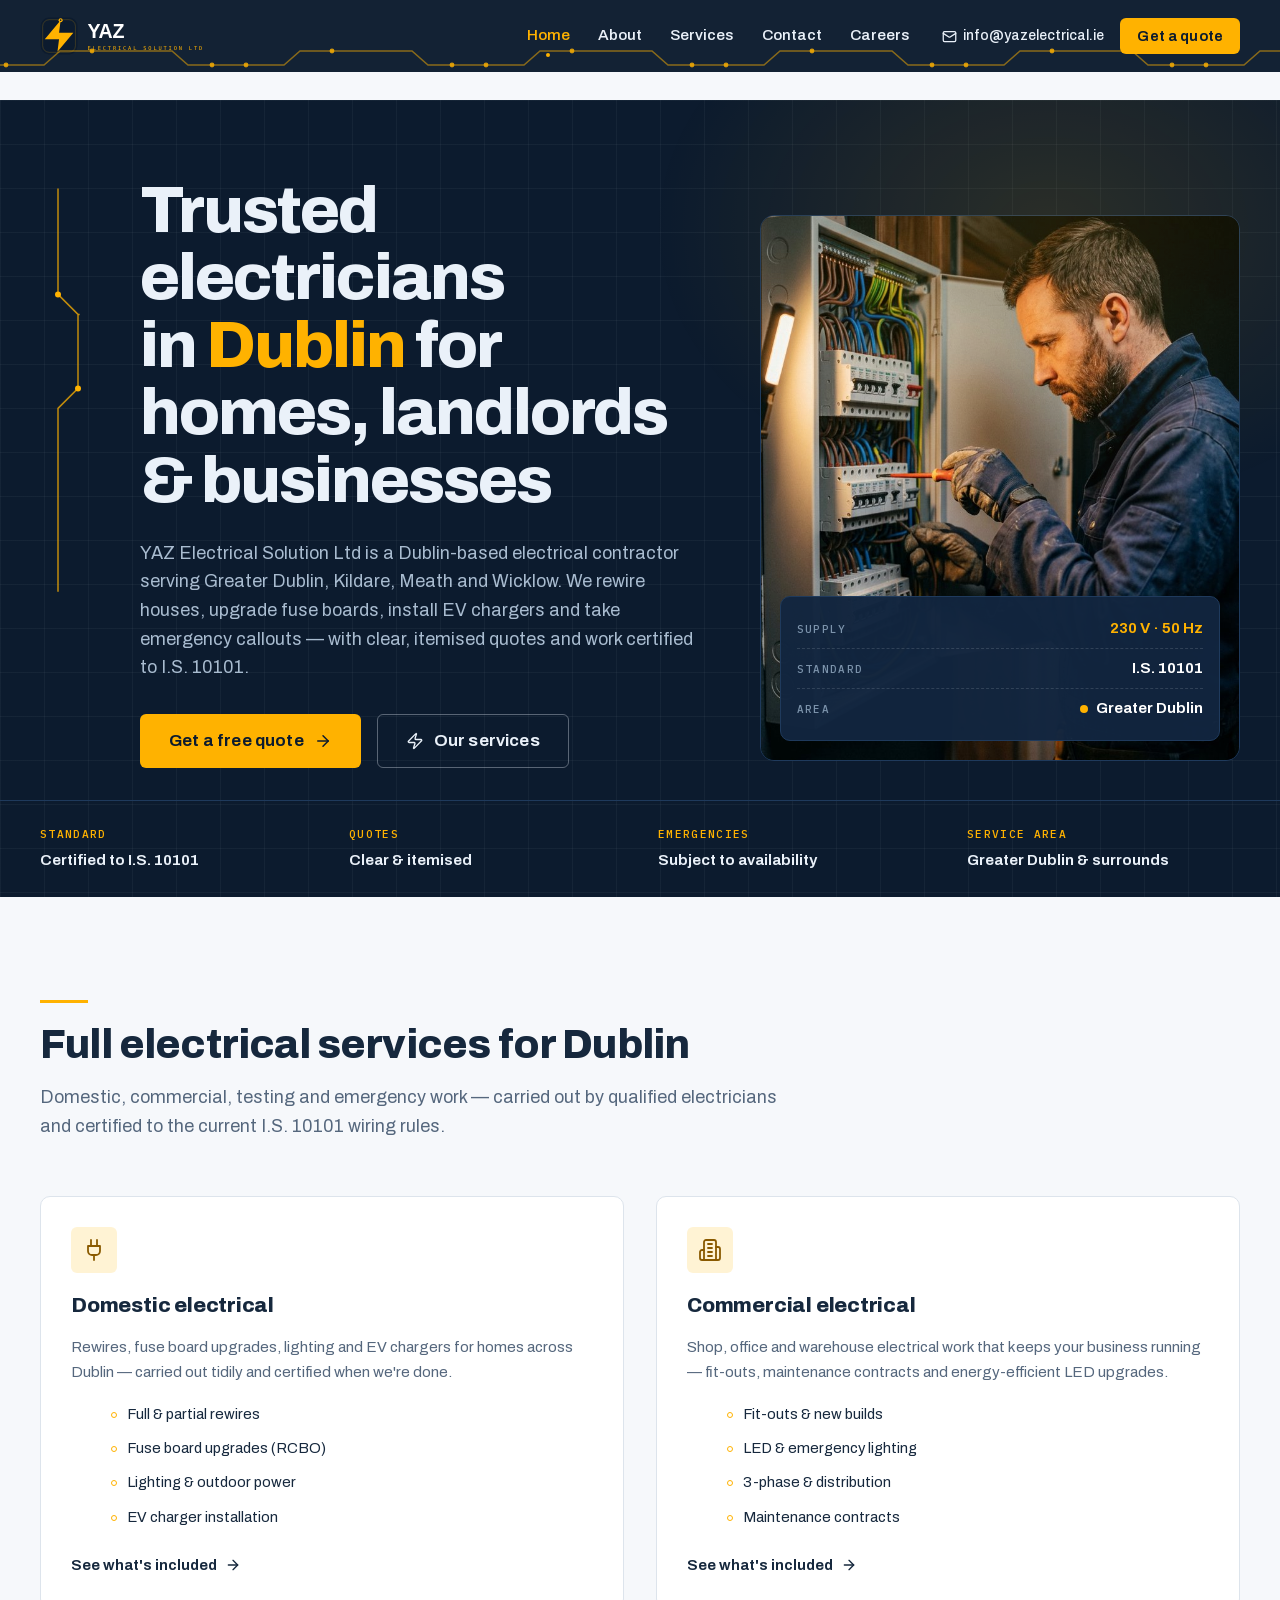
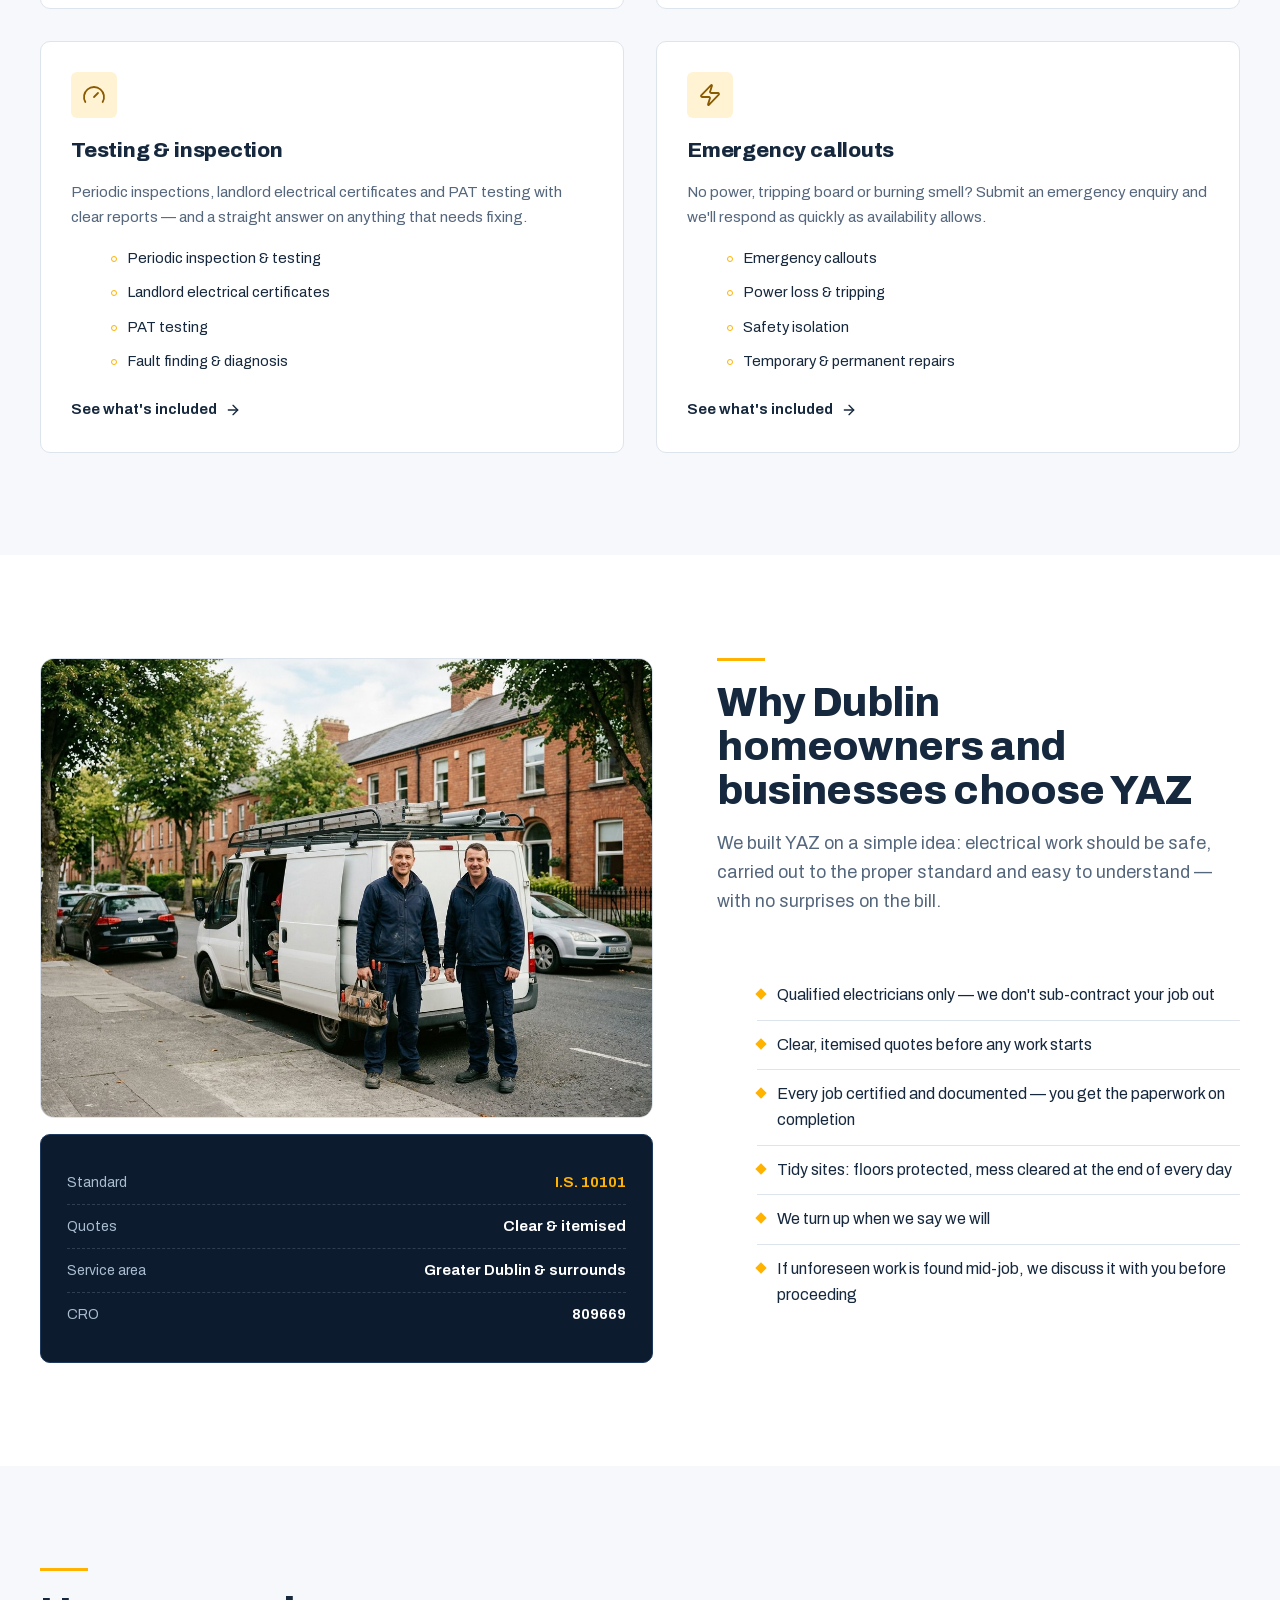
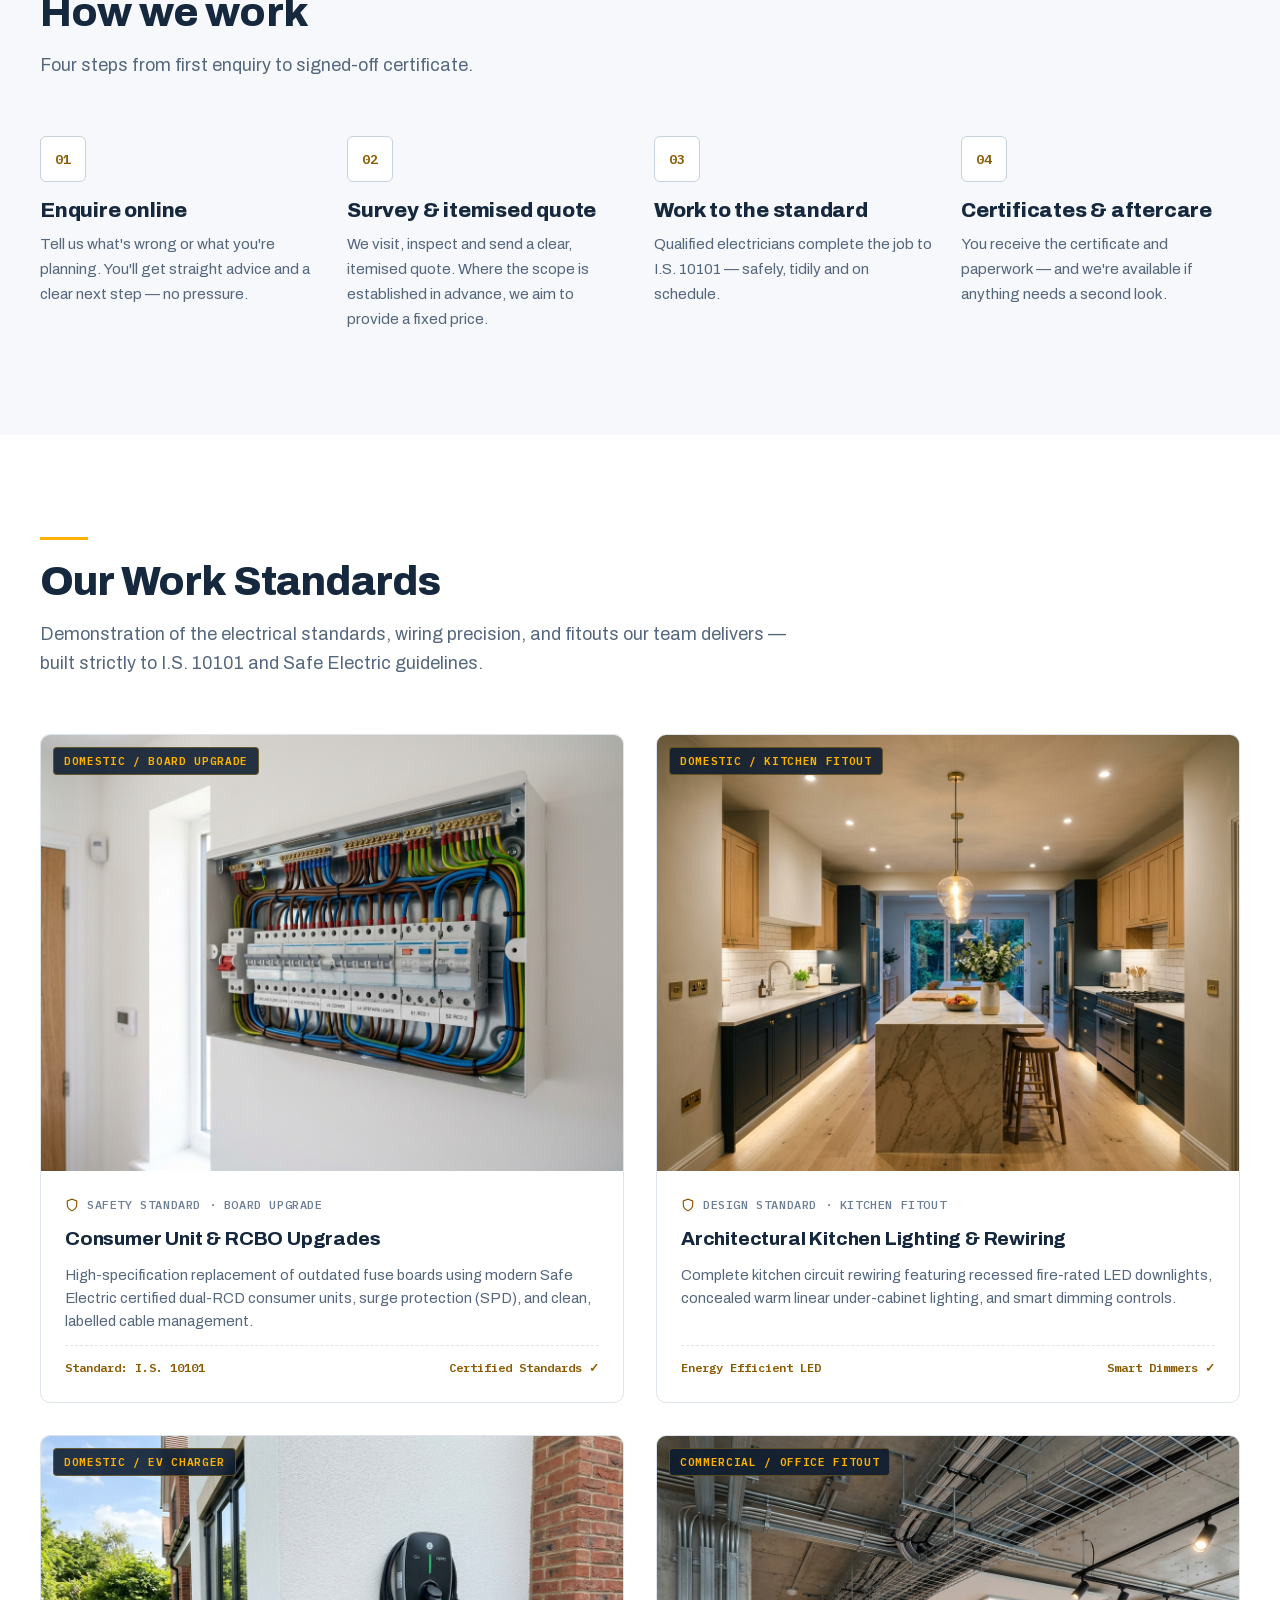
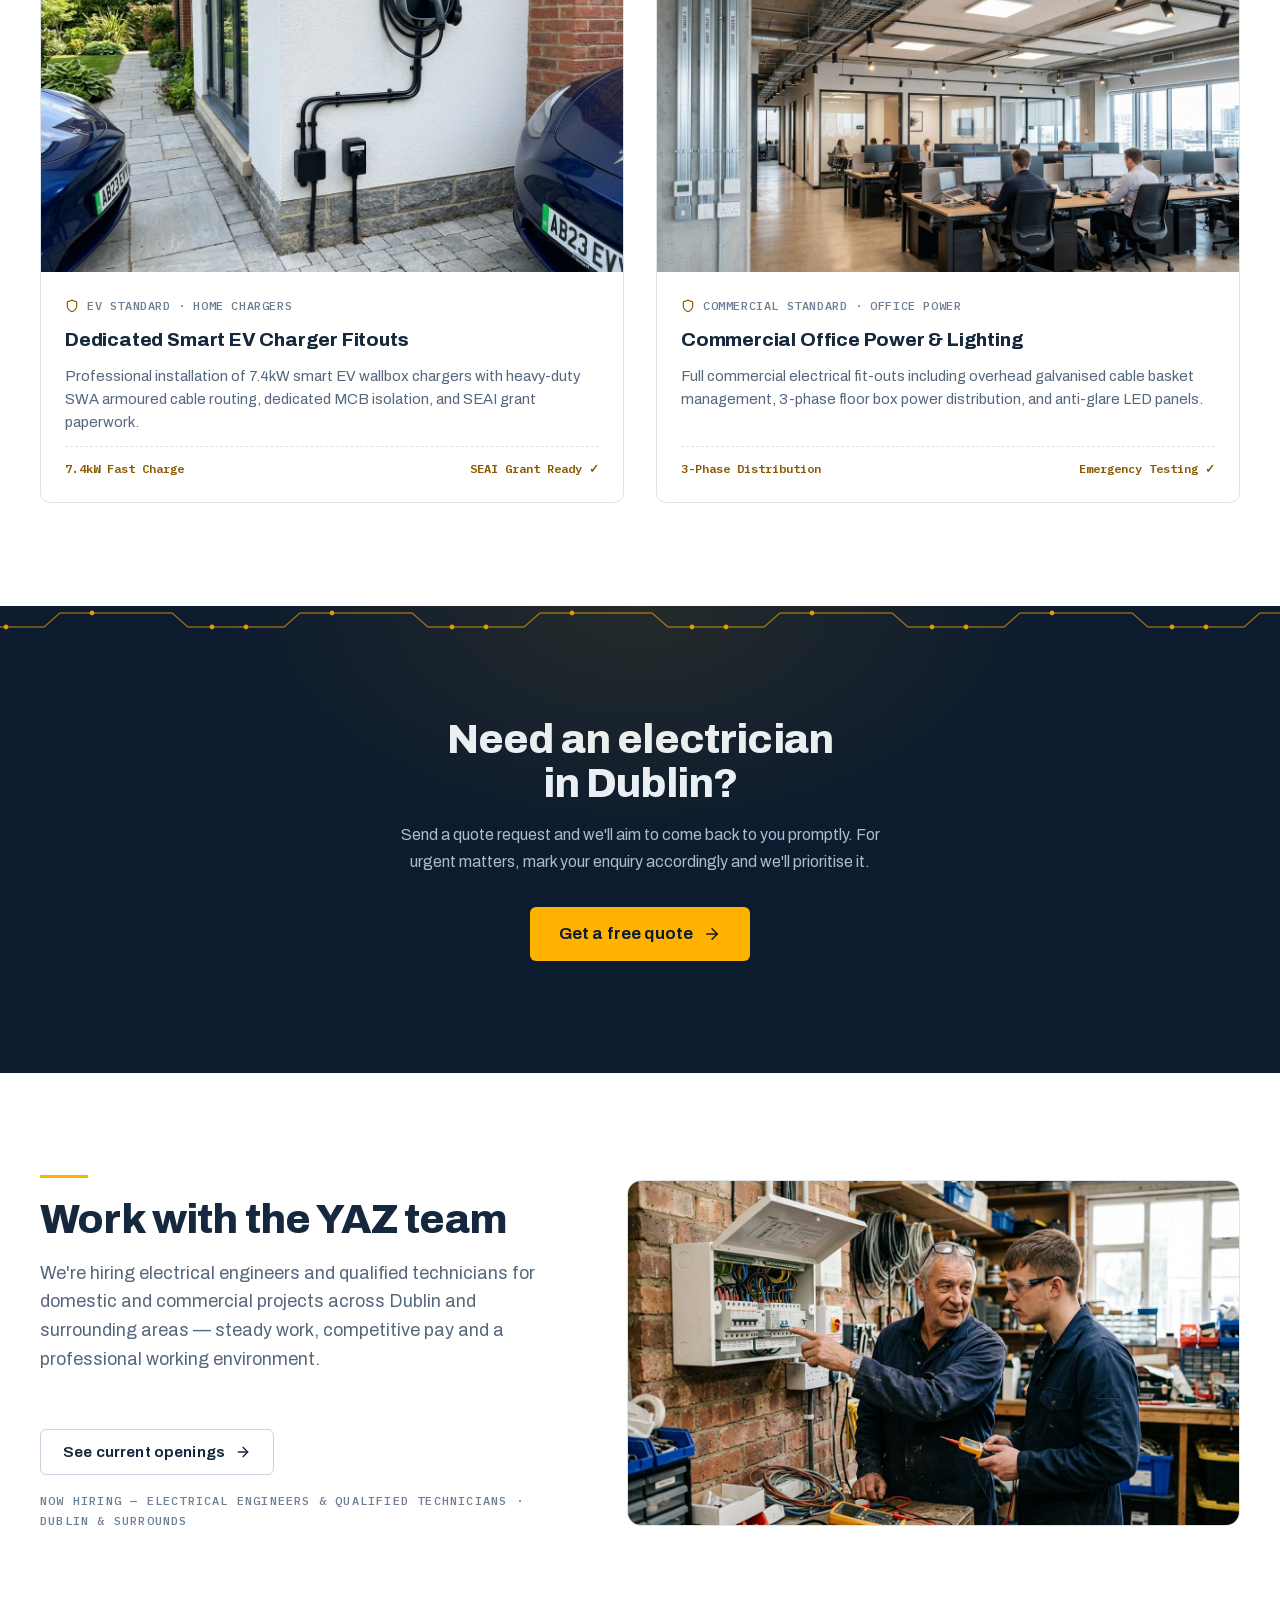
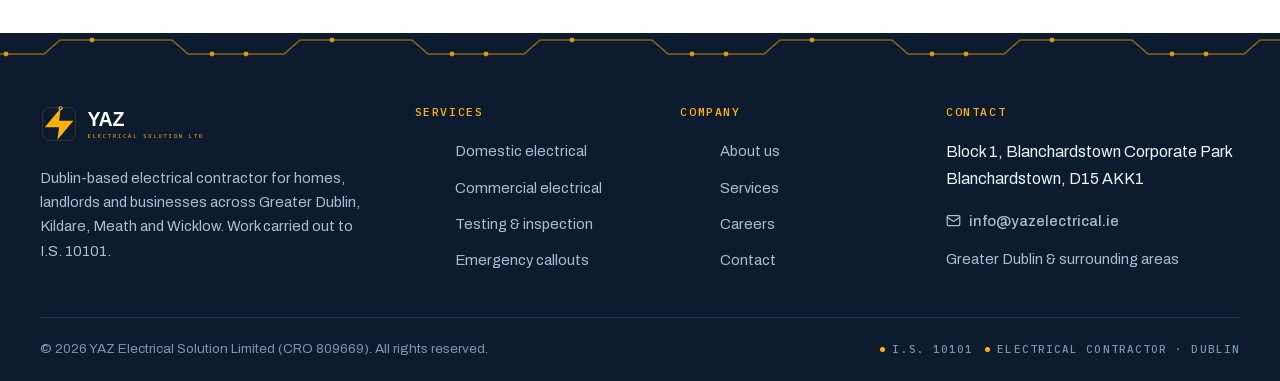
<file: index.html>
<!doctype html>
<html lang="en-IE">
<head>
  <meta charset="utf-8">
  <meta name="viewport" content="width=device-width, initial-scale=1">
  <title>Electrician Dublin — Greater Dublin, Kildare, Meath &amp; Wicklow | YAZ Electrical Solution Ltd</title>
  <meta name="description" content="Professional electrical contractor serving Dublin city and county (D1–D24), North, South and West Dublin, Kildare, Meath and Wicklow. Rewires, fuse boards, EV chargers, landlord certificates and emergency callouts.">
  <link rel="canonical" href="https://www.yazelectrical.ie/">
  <meta name="theme-color" content="#0C1B2E">

  <!-- Open Graph -->
  <meta property="og:type" content="website">
  <meta property="og:site_name" content="YAZ Electrical Solution Ltd">
  <meta property="og:title" content="Electrician Dublin | YAZ Electrical Solution Ltd">
  <meta property="og:description" content="Electrical contractor serving Greater Dublin, Kildare, Meath and Wicklow. Rewires, fuse boards, EV chargers, landlord certificates and emergency callouts.">
  <meta property="og:image" content="https://www.yazelectrical.ie/assets/img/og.png">
  <meta property="og:locale" content="en_IE">
  <meta name="twitter:card" content="summary_large_image">

  <link rel="icon" type="image/svg+xml" href="assets/favicon.svg">
  <link rel="apple-touch-icon" href="assets/favicon-180.png">
  <link rel="stylesheet" href="css/styles.css">
  <link rel="preload" as="image" href="assets/img/hero.jpg" fetchpriority="high">
</head>
<body id="top">
  <a class="skip-link" href="#main">Skip to content</a>

  <!-- ================= HEADER ================= -->
  <header class="site-header">
    <div class="container header__inner">
      <a class="logo" href="index.html" aria-label="YAZ Electrical Solution Ltd — home">
        <img src="assets/logo.svg" alt="YAZ Electrical Solution Ltd" width="336" height="64">
      </a>
      <div class="site-nav" id="site-nav">
        <nav class="main-nav" aria-label="Main">
          <a href="index.html" aria-current="page">Home</a>
          <a href="about.html">About</a>
          <a href="services.html">Services</a>
          <a href="contact.html">Contact</a>
          <a href="careers.html">Careers</a>
        </nav>
        <div class="nav-cta-row">
          <a class="btn btn--primary" href="contact.html">Get a quote</a>
        </div>
      </div>
      <div class="header-actions">
        <a class="header-email" href="mailto:info@yazelectrical.ie">
          <svg width="15" height="15" viewBox="0 0 24 24" fill="none" stroke="currentColor" stroke-width="2" stroke-linecap="round" stroke-linejoin="round" aria-hidden="true"><rect width="20" height="16" x="2" y="4" rx="2"/><path d="m22 7-8.97 5.7a1.94 1.94 0 0 1-2.06 0L2 7"/></svg>
          info@yazelectrical.ie
        </a>
        <a class="btn btn--primary btn--sm" href="contact.html">Get a quote</a>
        <button class="nav-toggle" aria-expanded="false" aria-controls="site-nav" aria-label="Open menu">
          <span></span><span></span><span></span>
        </button>
      </div>
    </div>
  </header>

  <main id="main">
    <!-- ================= HERO ================= -->
    <section class="hero" aria-labelledby="hero-title">
      <div class="container hero__inner">
        <div class="hero-trace" aria-hidden="true">
          <svg viewBox="0 0 44 430">
            <path class="trace-main" d="M 18 -10 V 96 L 38 116 V 190 L 18 210 V 430"/>
            <circle cx="18" cy="96" r="3" fill="#FFB200"/>
            <circle cx="38" cy="190" r="3" fill="#FFB200"/>
            <path d="M 38 116 H 44" stroke="#FFB200" stroke-opacity=".5" stroke-width="1.5" stroke-dasharray="2 5"/>
          </svg>
        </div>
        <div class="hero__content">
          <h1 id="hero-title">Trusted electricians in <span class="hl">Dublin</span> for homes, landlords &amp; businesses</h1>
          <p class="hero__lede">YAZ Electrical Solution Ltd is a Dublin-based electrical contractor serving Greater Dublin, Kildare, Meath and Wicklow. We rewire houses, upgrade fuse boards, install EV chargers and take emergency callouts — with clear, itemised quotes and work certified to I.S. 10101.</p>
          <div class="hero__cta">
            <a class="btn btn--primary btn--lg" href="contact.html">
              Get a free quote
              <svg width="18" height="18" viewBox="0 0 24 24" fill="none" stroke="currentColor" stroke-width="2" stroke-linecap="round" stroke-linejoin="round" aria-hidden="true"><path d="M5 12h14"/><path d="m12 5 7 7-7 7"/></svg>
            </a>
            <a class="btn btn--ghost btn--lg" href="services.html">
              <svg width="18" height="18" viewBox="0 0 24 24" fill="none" stroke="currentColor" stroke-width="1.8" stroke-linecap="round" stroke-linejoin="round" aria-hidden="true"><path d="M4 14a1 1 0 0 1-.78-1.63l9.9-10.2a.5.5 0 0 1 .86.46l-1.92 6.02A1 1 0 0 0 13 10h7a1 1 0 0 1 .78 1.63l-9.9 10.2a.5.5 0 0 1-.86-.46l1.92-6.02A1 1 0 0 0 11 14z"/></svg>
              Our services
            </a>
          </div>
        </div>
        <div class="hero__media">
          <figure class="hero__photo">
            <img src="assets/img/hero.jpg" alt="YAZ electrician carrying out a fuse board upgrade in a Dublin home" width="768" height="1376" fetchpriority="high">
          </figure>
          <div class="instrument" aria-label="YAZ at a glance: 230 volt supply, I.S. 10101 certified, serving Greater Dublin">
            <div class="instrument__row">
              <span class="instrument__k">Supply</span>
              <span class="instrument__v instrument__v--amber">230 V · 50 Hz</span>
            </div>
            <div class="instrument__row">
              <span class="instrument__k">Standard</span>
              <span class="instrument__v">I.S. 10101</span>
            </div>
            <div class="instrument__row">
              <span class="instrument__k">Area</span>
              <span class="instrument__v"><span class="live-dot" aria-hidden="true"></span>Greater Dublin</span>
            </div>
          </div>
        </div>
      </div>

      <!-- trust strip -->
      <div class="trust">
        <div class="container trust__grid">
          <div class="spec">
            <div class="spec__k">Standard</div>
            <div class="spec__v">Certified to I.S. 10101</div>
          </div>
          <div class="spec">
            <div class="spec__k">Quotes</div>
            <div class="spec__v">Clear &amp; itemised</div>
          </div>
          <div class="spec">
            <div class="spec__k">Emergencies</div>
            <div class="spec__v">Subject to availability</div>
          </div>
          <div class="spec">
            <div class="spec__k">Service area</div>
            <div class="spec__v">Greater Dublin &amp; surrounds</div>
          </div>
        </div>
      </div>
    </section>

    <!-- ================= SERVICES ================= -->
    <section class="section section--paper" aria-labelledby="services-title">
      <div class="container">
        <div class="sec-head">
          <h2 id="services-title">Full electrical services for Dublin</h2>
          <p class="lead">Domestic, commercial, testing and emergency work — carried out by qualified electricians and certified to the current I.S. 10101 wiring rules.</p>
        </div>
        <div class="grid g2">
          <article class="svc">
            <div class="svc__top">
              <span class="svc__icon" aria-hidden="true">
                <svg width="24" height="24" viewBox="0 0 24 24" fill="none" stroke="currentColor" stroke-width="1.8" stroke-linecap="round" stroke-linejoin="round"><path d="M12 22v-5"/><path d="M9 8V2"/><path d="M15 8V2"/><path d="M18 8v5a4 4 0 0 1-4 4h-4a4 4 0 0 1-4-4V8Z"/></svg>
              </span>
            </div>
            <h3>Domestic electrical</h3>
            <p>Rewires, fuse board upgrades, lighting and EV chargers for homes across Dublin — carried out tidily and certified when we're done.</p>
            <ul>
              <li>Full &amp; partial rewires</li>
              <li>Fuse board upgrades (RCBO)</li>
              <li>Lighting &amp; outdoor power</li>
              <li>EV charger installation</li>
            </ul>
            <a class="svc__link" href="services.html#domestic">See what's included
              <svg width="16" height="16" viewBox="0 0 24 24" fill="none" stroke="currentColor" stroke-width="2" stroke-linecap="round" stroke-linejoin="round" aria-hidden="true"><path d="M5 12h14"/><path d="m12 5 7 7-7 7"/></svg>
            </a>
          </article>
          <article class="svc">
            <div class="svc__top">
              <span class="svc__icon" aria-hidden="true">
                <svg width="24" height="24" viewBox="0 0 24 24" fill="none" stroke="currentColor" stroke-width="1.8" stroke-linecap="round" stroke-linejoin="round"><path d="M6 22V4a2 2 0 0 1 2-2h8a2 2 0 0 1 2 2v18Z"/><path d="M6 12H4a2 2 0 0 0-2 2v6a2 2 0 0 0 2 2h2"/><path d="M18 9h2a2 2 0 0 1 2 2v9a2 2 0 0 1-2 2h-2"/><path d="M10 6h4"/><path d="M10 10h4"/><path d="M10 14h4"/><path d="M10 18h4"/></svg>
              </span>
            </div>
            <h3>Commercial electrical</h3>
            <p>Shop, office and warehouse electrical work that keeps your business running — fit-outs, maintenance contracts and energy-efficient LED upgrades.</p>
            <ul>
              <li>Fit-outs &amp; new builds</li>
              <li>LED &amp; emergency lighting</li>
              <li>3-phase &amp; distribution</li>
              <li>Maintenance contracts</li>
            </ul>
            <a class="svc__link" href="services.html#commercial">See what's included
              <svg width="16" height="16" viewBox="0 0 24 24" fill="none" stroke="currentColor" stroke-width="2" stroke-linecap="round" stroke-linejoin="round" aria-hidden="true"><path d="M5 12h14"/><path d="m12 5 7 7-7 7"/></svg>
            </a>
          </article>
          <article class="svc">
            <div class="svc__top">
              <span class="svc__icon" aria-hidden="true">
                <svg width="24" height="24" viewBox="0 0 24 24" fill="none" stroke="currentColor" stroke-width="1.8" stroke-linecap="round" stroke-linejoin="round"><path d="m12 14 4-4"/><path d="M3.34 19a10 10 0 1 1 17.32 0"/></svg>
              </span>
            </div>
            <h3>Testing &amp; inspection</h3>
            <p>Periodic inspections, landlord electrical certificates and PAT testing with clear reports — and a straight answer on anything that needs fixing.</p>
            <ul>
              <li>Periodic inspection &amp; testing</li>
              <li>Landlord electrical certificates</li>
              <li>PAT testing</li>
              <li>Fault finding &amp; diagnosis</li>
            </ul>
            <a class="svc__link" href="services.html#testing">See what's included
              <svg width="16" height="16" viewBox="0 0 24 24" fill="none" stroke="currentColor" stroke-width="2" stroke-linecap="round" stroke-linejoin="round" aria-hidden="true"><path d="M5 12h14"/><path d="m12 5 7 7-7 7"/></svg>
            </a>
          </article>
          <article class="svc">
            <div class="svc__top">
              <span class="svc__icon" aria-hidden="true">
                <svg width="24" height="24" viewBox="0 0 24 24" fill="none" stroke="currentColor" stroke-width="1.8" stroke-linecap="round" stroke-linejoin="round"><path d="M4 14a1 1 0 0 1-.78-1.63l9.9-10.2a.5.5 0 0 1 .86.46l-1.92 6.02A1 1 0 0 0 13 10h7a1 1 0 0 1 .78 1.63l-9.9 10.2a.5.5 0 0 1-.86-.46l1.92-6.02A1 1 0 0 0 11 14z"/></svg>
              </span>
            </div>
            <h3>Emergency callouts</h3>
            <p>No power, tripping board or burning smell? Submit an emergency enquiry and we'll respond as quickly as availability allows.</p>
            <ul>
              <li>Emergency callouts</li>
              <li>Power loss &amp; tripping</li>
              <li>Safety isolation</li>
              <li>Temporary &amp; permanent repairs</li>
            </ul>
            <a class="svc__link" href="services.html#emergency">See what's included
              <svg width="16" height="16" viewBox="0 0 24 24" fill="none" stroke="currentColor" stroke-width="2" stroke-linecap="round" stroke-linejoin="round" aria-hidden="true"><path d="M5 12h14"/><path d="m12 5 7 7-7 7"/></svg>
            </a>
          </article>
        </div>
      </div>
    </section>

    <!-- ================= WHY ================= -->
    <section class="section section--white" aria-labelledby="why-title">
      <div class="container split split--wide-first split--top">
        <div>
          <figure class="frame frame--4-3">
            <img src="assets/img/about.jpg" alt="YAZ Electrical team on a job in Dublin" width="1200" height="896" loading="lazy">
          </figure>
          <div class="plate mt-4">
            <div class="plate__row"><span class="plate__k">Standard</span><span class="plate__v plate__v--amber">I.S. 10101</span></div>
            <div class="plate__row"><span class="plate__k">Quotes</span><span class="plate__v">Clear &amp; itemised</span></div>
            <div class="plate__row"><span class="plate__k">Service area</span><span class="plate__v">Greater Dublin &amp; surrounds</span></div>
            <div class="plate__row"><span class="plate__k">CRO</span><span class="plate__v">809669</span></div>
          </div>
        </div>
        <div>
          <div class="sec-head">
            <h2 id="why-title">Why Dublin homeowners and businesses choose YAZ</h2>
            <p class="lead">We built YAZ on a simple idea: electrical work should be safe, carried out to the proper standard and easy to understand — with no surprises on the bill.</p>
          </div>
          <ul class="checks">
            <li>Qualified electricians only — we don't sub-contract your job out</li>
            <li>Clear, itemised quotes before any work starts</li>
            <li>Every job certified and documented — you get the paperwork on completion</li>
            <li>Tidy sites: floors protected, mess cleared at the end of every day</li>
            <li>We turn up when we say we will</li>
            <li>If unforeseen work is found mid-job, we discuss it with you before proceeding</li>
          </ul>
        </div>
      </div>
    </section>

    <!-- ================= PROCESS ================= -->
    <section class="section section--paper" aria-labelledby="process-title">
      <div class="container">
        <div class="sec-head">
          <h2 id="process-title">How we work</h2>
          <p class="lead">Four steps from first enquiry to signed-off certificate.</p>
        </div>
        <ol class="steps grid g4">
          <li class="step">
            <div class="step__badge" aria-hidden="true">01</div>
            <h3>Enquire online</h3>
            <p>Tell us what's wrong or what you're planning. You'll get straight advice and a clear next step — no pressure.</p>
          </li>
          <li class="step">
            <div class="step__badge" aria-hidden="true">02</div>
            <h3>Survey &amp; itemised quote</h3>
            <p>We visit, inspect and send a clear, itemised quote. Where the scope is established in advance, we aim to provide a fixed price.</p>
          </li>
          <li class="step">
            <div class="step__badge" aria-hidden="true">03</div>
            <h3>Work to the standard</h3>
            <p>Qualified electricians complete the job to I.S. 10101 — safely, tidily and on schedule.</p>
          </li>
          <li class="step">
            <div class="step__badge" aria-hidden="true">04</div>
            <h3>Certificates &amp; aftercare</h3>
            <p>You receive the certificate and paperwork — and we're available if anything needs a second look.</p>
          </li>
        </ol>
      </div>
    </section>

    <!-- ================= PORTFOLIO / WORK STANDARDS ================= -->
    <section class="section section--white" aria-labelledby="portfolio-title">
      <div class="container">
        <div class="sec-head">
          <h2 id="portfolio-title">Our Work Standards</h2>
          <p class="lead">Demonstration of the electrical standards, wiring precision, and fitouts our team delivers — built strictly to I.S. 10101 and Safe Electric guidelines.</p>
        </div>
        <div class="grid g2">
          <!-- Project 1 -->
          <article class="work-card">
            <div class="work-card__media">
              <span class="work-card__tag">Domestic / Board Upgrade</span>
              <img src="assets/img/work-fuseboard.jpg" alt="Safe Electric compliant fuseboard consumer unit upgrade specification" width="800" height="600" loading="lazy">
            </div>
            <div class="work-card__body">
              <div class="work-card__meta">
                <span class="work-card__meta-icon" aria-hidden="true">
                  <svg width="14" height="14" viewBox="0 0 24 24" fill="none" stroke="currentColor" stroke-width="2"><path d="M12 22s8-4 8-10V5l-8-3-8 3v7c0 6 8 10 8 10z"/></svg>
                </span>
                Safety Standard · Board Upgrade
              </div>
              <h3 class="work-card__title">Consumer Unit &amp; RCBO Upgrades</h3>
              <p class="work-card__desc">High-specification replacement of outdated fuse boards using modern Safe Electric certified dual-RCD consumer units, surge protection (SPD), and clean, labelled cable management.</p>
              <div class="work-card__footer">
                <span>Standard: I.S. 10101</span>
                <span>Certified Standards &#10003;</span>
              </div>
            </div>
          </article>

          <!-- Project 2 -->
          <article class="work-card">
            <div class="work-card__media">
              <span class="work-card__tag">Domestic / Kitchen Fitout</span>
              <img src="assets/img/work-lighting.jpg" alt="Architectural LED kitchen illumination fitout specification" width="800" height="600" loading="lazy">
            </div>
            <div class="work-card__body">
              <div class="work-card__meta">
                <span class="work-card__meta-icon" aria-hidden="true">
                  <svg width="14" height="14" viewBox="0 0 24 24" fill="none" stroke="currentColor" stroke-width="2"><path d="M12 22s8-4 8-10V5l-8-3-8 3v7c0 6 8 10 8 10z"/></svg>
                </span>
                Design Standard · Kitchen Fitout
              </div>
              <h3 class="work-card__title">Architectural Kitchen Lighting &amp; Rewiring</h3>
              <p class="work-card__desc">Complete kitchen circuit rewiring featuring recessed fire-rated LED downlights, concealed warm linear under-cabinet lighting, and smart dimming controls.</p>
              <div class="work-card__footer">
                <span>Energy Efficient LED</span>
                <span>Smart Dimmers &#10003;</span>
              </div>
            </div>
          </article>

          <!-- Project 3 -->
          <article class="work-card">
            <div class="work-card__media">
              <span class="work-card__tag">Domestic / EV Charger</span>
              <img src="assets/img/work-ev-charger.jpg" alt="7.4kW smart EV wallbox charger installation specification" width="800" height="600" loading="lazy">
            </div>
            <div class="work-card__body">
              <div class="work-card__meta">
                <span class="work-card__meta-icon" aria-hidden="true">
                  <svg width="14" height="14" viewBox="0 0 24 24" fill="none" stroke="currentColor" stroke-width="2"><path d="M12 22s8-4 8-10V5l-8-3-8 3v7c0 6 8 10 8 10z"/></svg>
                </span>
                EV Standard · Home Chargers
              </div>
              <h3 class="work-card__title">Dedicated Smart EV Charger Fitouts</h3>
              <p class="work-card__desc">Professional installation of 7.4kW smart EV wallbox chargers with heavy-duty SWA armoured cable routing, dedicated MCB isolation, and SEAI grant paperwork.</p>
              <div class="work-card__footer">
                <span>7.4kW Fast Charge</span>
                <span>SEAI Grant Ready &#10003;</span>
              </div>
            </div>
          </article>

          <!-- Project 4 -->
          <article class="work-card">
            <div class="work-card__media">
              <span class="work-card__tag">Commercial / Office Fitout</span>
              <img src="assets/img/work-commercial.jpg" alt="Commercial office electrical installation specification" width="800" height="600" loading="lazy">
            </div>
            <div class="work-card__body">
              <div class="work-card__meta">
                <span class="work-card__meta-icon" aria-hidden="true">
                  <svg width="14" height="14" viewBox="0 0 24 24" fill="none" stroke="currentColor" stroke-width="2"><path d="M12 22s8-4 8-10V5l-8-3-8 3v7c0 6 8 10 8 10z"/></svg>
                </span>
                Commercial Standard · Office Power
              </div>
              <h3 class="work-card__title">Commercial Office Power &amp; Lighting</h3>
              <p class="work-card__desc">Full commercial electrical fit-outs including overhead galvanised cable basket management, 3-phase floor box power distribution, and anti-glare LED panels.</p>
              <div class="work-card__footer">
                <span>3-Phase Distribution</span>
                <span>Emergency Testing &#10003;</span>
              </div>
            </div>
          </article>
        </div>
      </div>
    </section>

    <!-- ================= CTA BAND ================= -->
    <section class="cta-band" aria-labelledby="cta-title">
      <div class="container cta-band__inner">
        <h2 id="cta-title">Need an electrician in Dublin?</h2>
        <p>Send a quote request and we'll aim to come back to you promptly. For urgent matters, mark your enquiry accordingly and we'll prioritise it.</p>
        <div class="cta-band__actions">
          <a class="btn btn--primary btn--lg" href="contact.html">
            Get a free quote
            <svg width="18" height="18" viewBox="0 0 24 24" fill="none" stroke="currentColor" stroke-width="2" stroke-linecap="round" stroke-linejoin="round" aria-hidden="true"><path d="M5 12h14"/><path d="m12 5 7 7-7 7"/></svg>
          </a>
        </div>
      </div>
    </section>

    <!-- ================= CAREERS TEASER ================= -->
    <section class="section section--white" aria-labelledby="careers-title">
      <div class="container split split--narrow-first">
        <div>
          <div class="sec-head">
            <h2 id="careers-title">Work with the YAZ team</h2>
            <p class="lead">We're hiring electrical engineers and qualified technicians for domestic and commercial projects across Dublin and surrounding areas — steady work, competitive pay and a professional working environment.</p>
          </div>
          <a class="btn btn--outline" href="careers.html">See current openings
            <svg width="16" height="16" viewBox="0 0 24 24" fill="none" stroke="currentColor" stroke-width="2" stroke-linecap="round" stroke-linejoin="round" aria-hidden="true"><path d="M5 12h14"/><path d="m12 5 7 7-7 7"/></svg>
          </a>
          <p class="mono-note mt-4">Now hiring — Electrical Engineers &amp; Qualified Technicians · Dublin &amp; Surrounds</p>
        </div>
        <figure class="frame frame--16-9">
          <img src="assets/img/careers.jpg" alt="A YAZ senior electrician mentoring an apprentice" width="1376" height="768" loading="lazy">
        </figure>
      </div>
    </section>
  </main>

  <!-- ================= FOOTER ================= -->
  <footer class="site-footer">
    <div class="container">
      <div class="footer__grid">
        <div class="footer__col">
          <a class="logo" href="index.html" aria-label="YAZ Electrical Solution Ltd — home">
            <img src="assets/logo.svg" alt="YAZ Electrical Solution Ltd" width="336" height="64" loading="lazy">
          </a>
          <p class="footer__blurb">Dublin-based electrical contractor for homes, landlords and businesses across Greater Dublin, Kildare, Meath and Wicklow. Work carried out to I.S. 10101.</p>
        </div>
        <div class="footer__col">
          <h4>Services</h4>
          <ul class="footer__list">
            <li><a href="services.html#domestic">Domestic electrical</a></li>
            <li><a href="services.html#commercial">Commercial electrical</a></li>
            <li><a href="services.html#testing">Testing &amp; inspection</a></li>
            <li><a href="services.html#emergency">Emergency callouts</a></li>
          </ul>
        </div>
        <div class="footer__col">
          <h4>Company</h4>
          <ul class="footer__list">
            <li><a href="about.html">About us</a></li>
            <li><a href="services.html">Services</a></li>
            <li><a href="careers.html">Careers</a></li>
            <li><a href="contact.html">Contact</a></li>
          </ul>
        </div>
        <div class="footer__col">
          <h4>Contact</h4>
          <address class="footer__address" style="font-style:normal;line-height:1.7;">
            Block 1, Blanchardstown Corporate Park<br>
            Blanchardstown, D15 AKK1
          </address>
          <div class="footer__contact mt-4">
            <a class="footer__email" href="mailto:info@yazelectrical.ie">
              <svg width="15" height="15" viewBox="0 0 24 24" fill="none" stroke="currentColor" stroke-width="2" stroke-linecap="round" stroke-linejoin="round" aria-hidden="true"><rect width="20" height="16" x="2" y="4" rx="2"/><path d="m22 7-8.97 5.7a1.94 1.94 0 0 1-2.06 0L2 7"/></svg>
              info@yazelectrical.ie
            </a>
            <span>Greater Dublin &amp; surrounding areas</span>
          </div>
        </div>
      </div>
      <div class="footer__bottom">
        <span>© <span data-year>2026</span> YAZ Electrical Solution Limited (CRO 809669). All rights reserved.</span>
        <div class="footer__certs">
          <span>I.S. 10101</span>
          <span>Electrical contractor · Dublin</span>
        </div>
      </div>
    </div>
  </footer>

  <!-- ================= MOBILE QUOTE BAR ================= -->
  <nav class="callbar" aria-label="Quick contact">
    <a class="btn btn--primary" href="contact.html">Get a free quote</a>
  </nav>

  <script src="js/main.js"></script>

  <!-- LocalBusiness schema -->
  <script type="application/ld+json">
  {
    "@context": "https://schema.org",
    "@type": "Electrician",
    "@id": "https://www.yazelectrical.ie/#business",
    "name": "YAZ Electrical Solution Ltd",
    "legalName": "YAZ Electrical Solution Limited",
    "email": "info@yazelectrical.ie",
    "description": "Electrical contractor serving Greater Dublin, Kildare, Meath and Wicklow. Domestic and commercial electrical work, rewires, fuse board upgrades, EV charger installation, testing and inspection, and emergency callouts. Work carried out to I.S. 10101.",
    "url": "https://www.yazelectrical.ie/",
    "priceRange": "€€",
    "image": "https://www.yazelectrical.ie/assets/img/hero.jpg",
    "logo": "https://www.yazelectrical.ie/assets/logo.svg",
    "address": {
      "@type": "PostalAddress",
      "streetAddress": "Block 1, Blanchardstown Corporate Park",
      "addressLocality": "Blanchardstown",
      "postalCode": "D15 AKK1",
      "addressCountry": "IE"
    },
    "areaServed": [
      "Dublin City",
      "Dublin 1", "Dublin 2", "Dublin 3", "Dublin 4", "Dublin 5", "Dublin 6",
      "Dublin 6W", "Dublin 7", "Dublin 8", "Dublin 9", "Dublin 10", "Dublin 11",
      "Dublin 12", "Dublin 13", "Dublin 14", "Dublin 15", "Dublin 16", "Dublin 17",
      "Dublin 18", "Dublin 20", "Dublin 22", "Dublin 24",
      "North Dublin", "South Dublin", "West Dublin",
      "County Kildare", "County Meath", "County Wicklow"
    ]
  }
  </script>
</body>
</html>
</file>
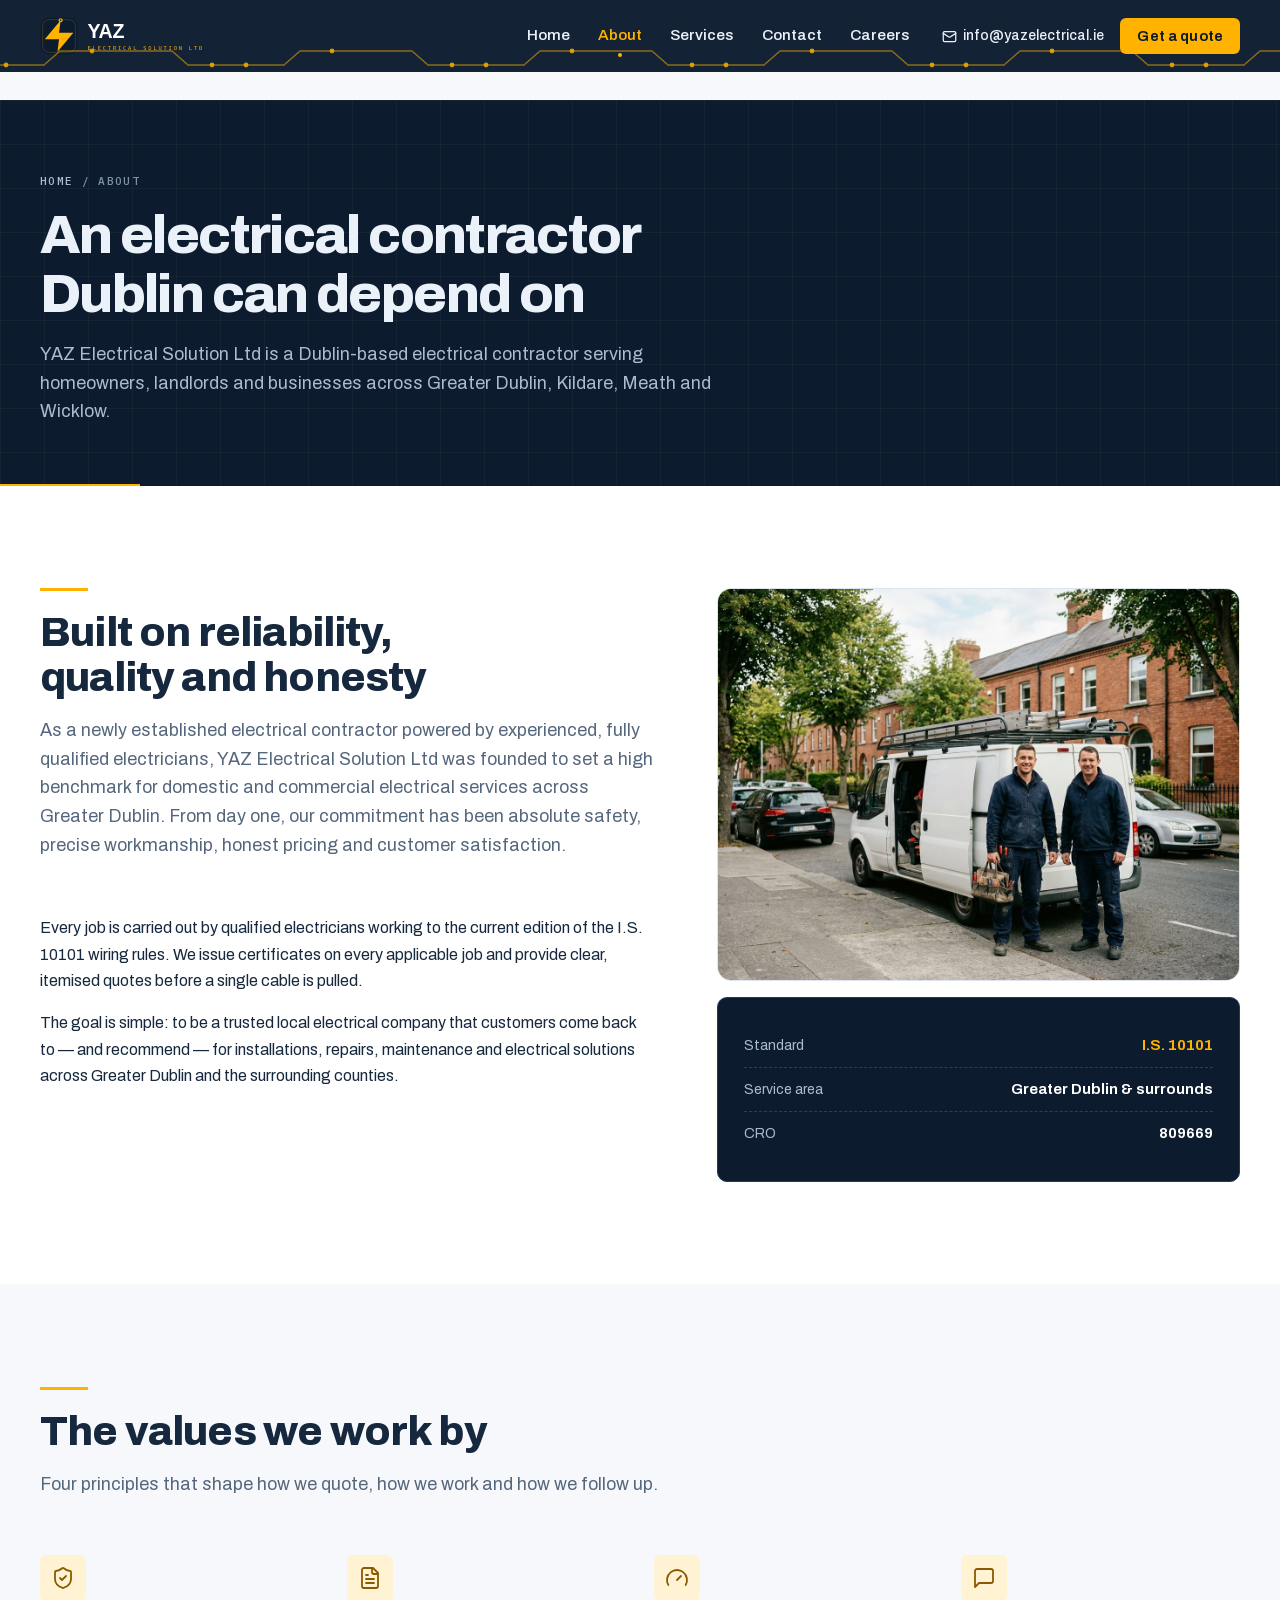
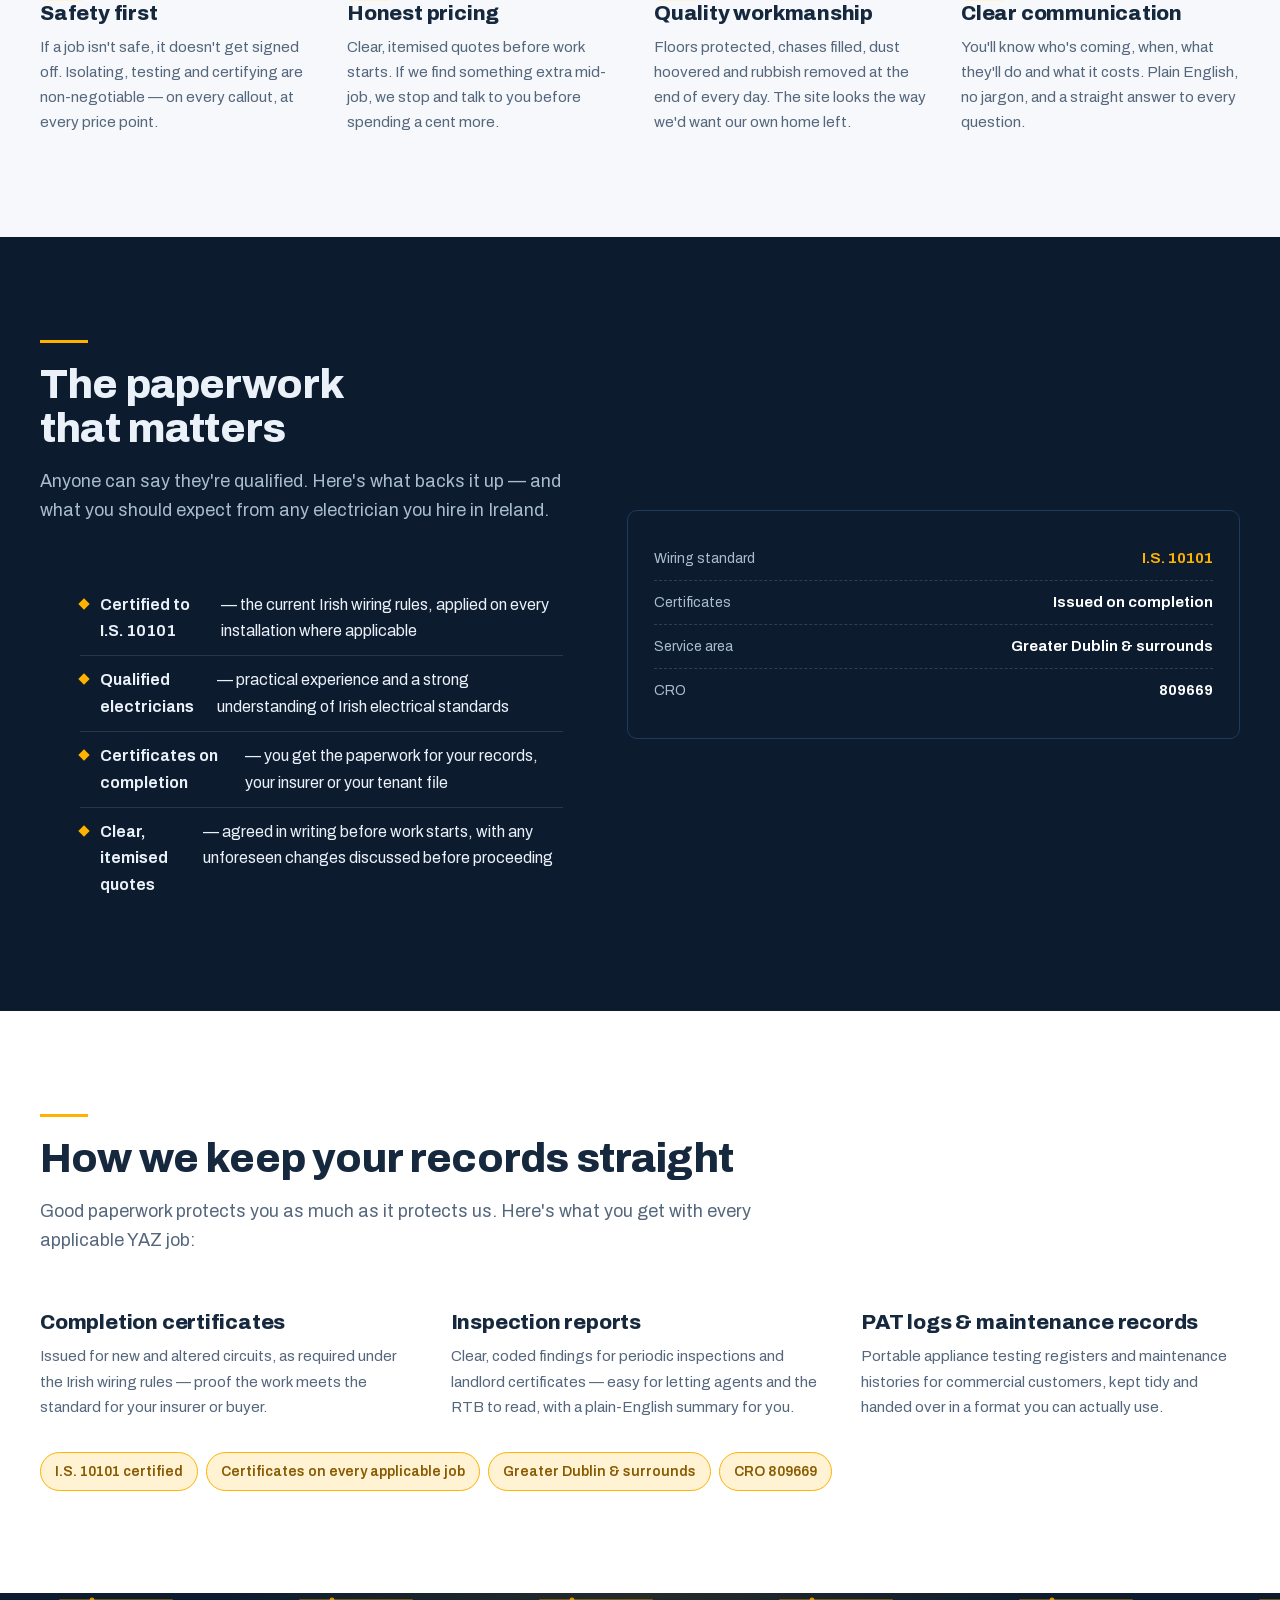
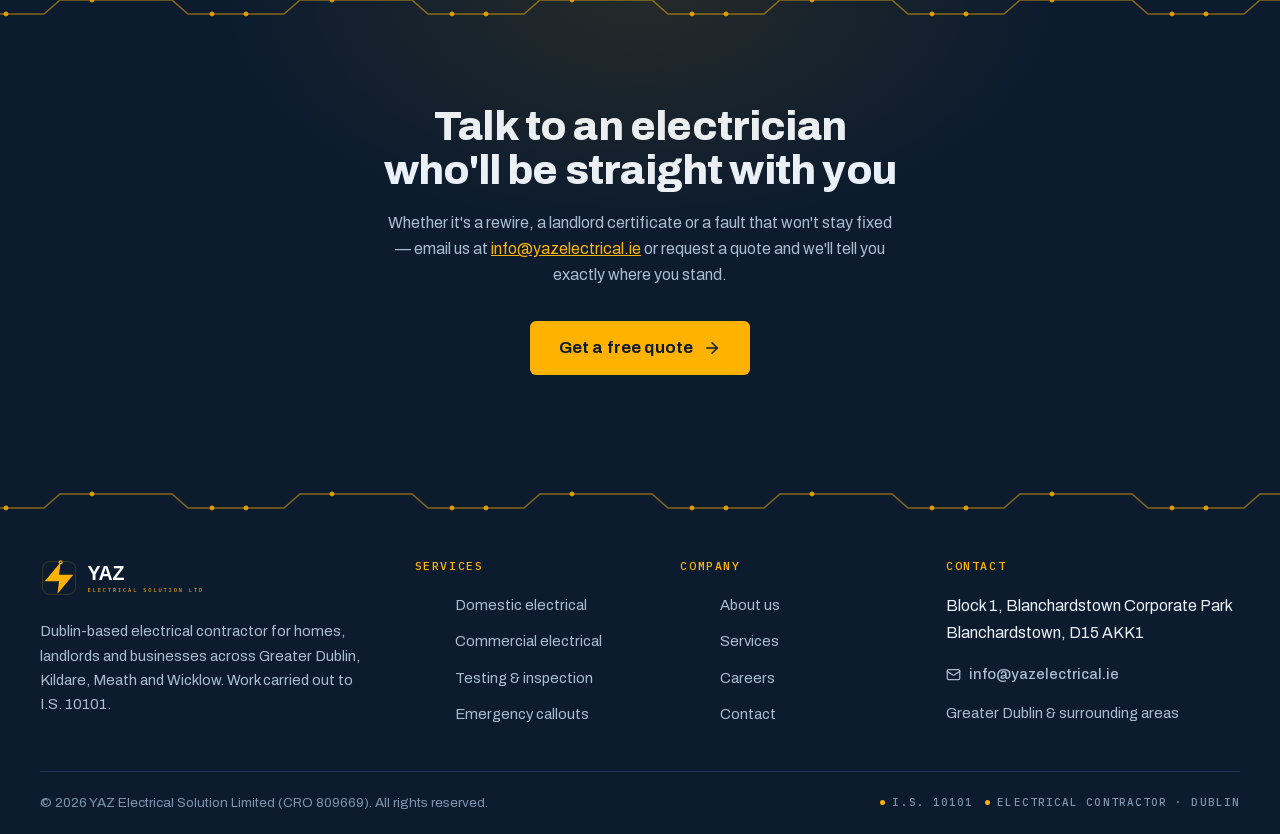
<file: about.html>
<!doctype html>
<html lang="en-IE">
<head>
  <meta charset="utf-8">
  <meta name="viewport" content="width=device-width, initial-scale=1">
  <title>About Us | Electrical Contractor Dublin — YAZ Electrical Solution Ltd</title>
  <meta name="description" content="YAZ Electrical Solution Ltd — a Dublin-based electrical contractor founded to deliver reliable, professional electrical services across Greater Dublin, Kildare, Meath and Wicklow. Work carried out to I.S. 10101.">
  <link rel="canonical" href="https://www.yazelectrical.ie/about.html">
  <meta name="theme-color" content="#0C1B2E">
  <meta property="og:type" content="website">
  <meta property="og:site_name" content="YAZ Electrical Solution Ltd">
  <meta property="og:title" content="About Us | YAZ Electrical Solution Ltd">
  <meta property="og:description" content="Dublin-based electrical contractor delivering professional, high-quality electrical work across Greater Dublin and surrounding counties. Certified to I.S. 10101.">
  <meta property="og:image" content="https://www.yazelectrical.ie/assets/img/og.png">
  <meta property="og:locale" content="en_IE">
  <link rel="icon" type="image/svg+xml" href="assets/favicon.svg">
  <link rel="apple-touch-icon" href="assets/favicon-180.png">
  <link rel="stylesheet" href="css/styles.css">
</head>
<body id="top">
  <a class="skip-link" href="#main">Skip to content</a>

  <!-- ================= HEADER ================= -->
  <header class="site-header">
    <div class="container header__inner">
      <a class="logo" href="index.html" aria-label="YAZ Electrical Solution Ltd — home">
        <img src="assets/logo.svg" alt="YAZ Electrical Solution Ltd" width="336" height="64">
      </a>
      <div class="site-nav" id="site-nav">
        <nav class="main-nav" aria-label="Main">
          <a href="index.html">Home</a>
          <a href="about.html" aria-current="page">About</a>
          <a href="services.html">Services</a>
          <a href="contact.html">Contact</a>
          <a href="careers.html">Careers</a>
        </nav>
        <div class="nav-cta-row">
          <a class="btn btn--primary" href="contact.html">Get a quote</a>
        </div>
      </div>
      <div class="header-actions">
        <a class="header-email" href="mailto:info@yazelectrical.ie">
          <svg width="15" height="15" viewBox="0 0 24 24" fill="none" stroke="currentColor" stroke-width="2" stroke-linecap="round" stroke-linejoin="round" aria-hidden="true"><rect width="20" height="16" x="2" y="4" rx="2"/><path d="m22 7-8.97 5.7a1.94 1.94 0 0 1-2.06 0L2 7"/></svg>
          info@yazelectrical.ie
        </a>
        <a class="btn btn--primary btn--sm" href="contact.html">Get a quote</a>
        <button class="nav-toggle" aria-expanded="false" aria-controls="site-nav" aria-label="Open menu">
          <span></span><span></span><span></span>
        </button>
      </div>
    </div>
  </header>

  <main id="main">
    <!-- ================= PAGE HERO ================= -->
    <section class="page-hero">
      <div class="container">
        <nav class="crumbs" aria-label="Breadcrumb">
          <a href="index.html">Home</a> / About
        </nav>
        <h1>An electrical contractor Dublin can depend on</h1>
        <p class="lead">YAZ Electrical Solution Ltd is a Dublin-based electrical contractor serving homeowners, landlords and businesses across Greater Dublin, Kildare, Meath and Wicklow.</p>
      </div>
    </section>

    <!-- ================= MISSION / STORY ================= -->
    <section class="section section--white" aria-labelledby="story-title">
      <div class="container split split--wide-first split--top">
        <div>
          <div class="sec-head">
            <h2 id="story-title">Built on reliability, quality and honesty</h2>
            <p class="lead">As a newly established electrical contractor powered by experienced, fully qualified electricians, YAZ Electrical Solution Ltd was founded to set a high benchmark for domestic and commercial electrical services across Greater Dublin. From day one, our commitment has been absolute safety, precise workmanship, honest pricing and customer satisfaction.</p>
          </div>
          <p>Every job is carried out by qualified electricians working to the current edition of the I.S. 10101 wiring rules. We issue certificates on every applicable job and provide clear, itemised quotes before a single cable is pulled.</p>
          <p class="mt-4">The goal is simple: to be a trusted local electrical company that customers come back to — and recommend — for installations, repairs, maintenance and electrical solutions across Greater Dublin and the surrounding counties.</p>
        </div>
        <div>
          <figure class="frame frame--4-3">
            <img src="assets/img/about.jpg" alt="YAZ Electrical on a job in Dublin" width="1200" height="896" loading="lazy">
          </figure>
          <div class="plate mt-4">
            <div class="plate__row"><span class="plate__k">Standard</span><span class="plate__v plate__v--amber">I.S. 10101</span></div>
            <div class="plate__row"><span class="plate__k">Service area</span><span class="plate__v">Greater Dublin &amp; surrounds</span></div>
            <div class="plate__row"><span class="plate__k">CRO</span><span class="plate__v">809669</span></div>
          </div>
        </div>
      </div>
    </section>

    <!-- ================= VALUES ================= -->
    <section class="section section--paper" aria-labelledby="values-title">
      <div class="container">
        <div class="sec-head">
          <h2 id="values-title">The values we work by</h2>
          <p class="lead">Four principles that shape how we quote, how we work and how we follow up.</p>
        </div>
        <div class="grid g4">
          <div class="step">
            <span class="svc__icon" aria-hidden="true">
              <svg width="24" height="24" viewBox="0 0 24 24" fill="none" stroke="currentColor" stroke-width="1.8" stroke-linecap="round" stroke-linejoin="round"><path d="M20 13c0 5-3.5 7.5-7.66 8.95a1 1 0 0 1-.67-.01C7.5 20.5 4 18 4 13V6a1 1 0 0 1 1-1c2 0 4.5-1.2 6.24-2.72a1 1 0 0 1 1.52 0C14.51 3.81 17 5 19 5a1 1 0 0 1 1 1z"/><path d="m9 12 2 2 4-4"/></svg>
            </span>
            <h3>Safety first</h3>
            <p>If a job isn't safe, it doesn't get signed off. Isolating, testing and certifying are non-negotiable — on every callout, at every price point.</p>
          </div>
          <div class="step">
            <span class="svc__icon" aria-hidden="true">
              <svg width="24" height="24" viewBox="0 0 24 24" fill="none" stroke="currentColor" stroke-width="1.8" stroke-linecap="round" stroke-linejoin="round"><path d="M15 2H6a2 2 0 0 0-2 2v16a2 2 0 0 0 2 2h12a2 2 0 0 0 2-2V7Z"/><path d="M14 2v4a2 2 0 0 0 2 2h4"/><path d="M10 9H8"/><path d="M16 13H8"/><path d="M16 17H8"/></svg>
            </span>
            <h3>Honest pricing</h3>
            <p>Clear, itemised quotes before work starts. If we find something extra mid-job, we stop and talk to you before spending a cent more.</p>
          </div>
          <div class="step">
            <span class="svc__icon" aria-hidden="true">
              <svg width="24" height="24" viewBox="0 0 24 24" fill="none" stroke="currentColor" stroke-width="1.8" stroke-linecap="round" stroke-linejoin="round"><path d="m12 14 4-4"/><path d="M3.34 19a10 10 0 1 1 17.32 0"/></svg>
            </span>
            <h3>Quality workmanship</h3>
            <p>Floors protected, chases filled, dust hoovered and rubbish removed at the end of every day. The site looks the way we'd want our own home left.</p>
          </div>
          <div class="step">
            <span class="svc__icon" aria-hidden="true">
              <svg width="24" height="24" viewBox="0 0 24 24" fill="none" stroke="currentColor" stroke-width="1.8" stroke-linecap="round" stroke-linejoin="round"><path d="M21 15a2 2 0 0 1-2 2H7l-4 4V5a2 2 0 0 1 2-2h14a2 2 0 0 1 2 2z"/></svg>
            </span>
            <h3>Clear communication</h3>
            <p>You'll know who's coming, when, what they'll do and what it costs. Plain English, no jargon, and a straight answer to every question.</p>
          </div>
        </div>
      </div>
    </section>

    <!-- ================= CREDENTIALS ================= -->
    <section class="section section--ink" aria-labelledby="credentials-title">
      <div class="container split split--narrow-first">
        <div>
          <div class="sec-head">
            <h2 id="credentials-title">The paperwork that matters</h2>
            <p class="lead">Anyone can say they're qualified. Here's what backs it up — and what you should expect from any electrician you hire in Ireland.</p>
          </div>
          <ul class="checks checks--dark">
            <li><strong>Certified to I.S. 10101</strong> — the current Irish wiring rules, applied on every installation where applicable</li>
            <li><strong>Qualified electricians</strong> — practical experience and a strong understanding of Irish electrical standards</li>
            <li><strong>Certificates on completion</strong> — you get the paperwork for your records, your insurer or your tenant file</li>
            <li><strong>Clear, itemised quotes</strong> — agreed in writing before work starts, with any unforeseen changes discussed before proceeding</li>
          </ul>
        </div>
        <div>
          <div class="plate">
            <div class="plate__row"><span class="plate__k">Wiring standard</span><span class="plate__v plate__v--amber">I.S. 10101</span></div>
            <div class="plate__row"><span class="plate__k">Certificates</span><span class="plate__v">Issued on completion</span></div>
            <div class="plate__row"><span class="plate__k">Service area</span><span class="plate__v">Greater Dublin &amp; surrounds</span></div>
            <div class="plate__row"><span class="plate__k">CRO</span><span class="plate__v">809669</span></div>
          </div>
        </div>
      </div>
    </section>

    <!-- ================= COMPLIANCE NOTE ================= -->
    <section class="section section--white" aria-labelledby="compliance-title">
      <div class="container">
        <div class="sec-head">
          <h2 id="compliance-title">How we keep your records straight</h2>
          <p class="lead">Good paperwork protects you as much as it protects us. Here's what you get with every applicable YAZ job:</p>
        </div>
        <div class="grid g3">
          <div class="step">
            <h3>Completion certificates</h3>
            <p>Issued for new and altered circuits, as required under the Irish wiring rules — proof the work meets the standard for your insurer or buyer.</p>
          </div>
          <div class="step">
            <h3>Inspection reports</h3>
            <p>Clear, coded findings for periodic inspections and landlord certificates — easy for letting agents and the RTB to read, with a plain-English summary for you.</p>
          </div>
          <div class="step">
            <h3>PAT logs &amp; maintenance records</h3>
            <p>Portable appliance testing registers and maintenance histories for commercial customers, kept tidy and handed over in a format you can actually use.</p>
          </div>
        </div>
        <div class="chips mt-8">
          <span class="chip chip--amber">I.S. 10101 certified</span>
          <span class="chip chip--amber">Certificates on every applicable job</span>
          <span class="chip chip--amber">Greater Dublin &amp; surrounds</span>
          <span class="chip chip--amber">CRO 809669</span>
        </div>
      </div>
    </section>

    <!-- ================= CTA ================= -->
    <section class="cta-band" aria-labelledby="cta-title">
      <div class="container cta-band__inner">
        <h2 id="cta-title">Talk to an electrician who'll be straight with you</h2>
        <p>Whether it's a rewire, a landlord certificate or a fault that won't stay fixed — email us at <a href="mailto:info@yazelectrical.ie" style="color:var(--amber);text-decoration:underline;">info@yazelectrical.ie</a> or request a quote and we'll tell you exactly where you stand.</p>
        <div class="cta-band__actions">
          <a class="btn btn--primary btn--lg" href="contact.html">
            Get a free quote
            <svg width="18" height="18" viewBox="0 0 24 24" fill="none" stroke="currentColor" stroke-width="2" stroke-linecap="round" stroke-linejoin="round" aria-hidden="true"><path d="M5 12h14"/><path d="m12 5 7 7-7 7"/></svg>
          </a>
        </div>
      </div>
    </section>
  </main>

  <!-- ================= FOOTER ================= -->
  <footer class="site-footer">
    <div class="container">
      <div class="footer__grid">
        <div class="footer__col">
          <a class="logo" href="index.html" aria-label="YAZ Electrical Solution Ltd — home">
            <img src="assets/logo.svg" alt="YAZ Electrical Solution Ltd" width="336" height="64" loading="lazy">
          </a>
          <p class="footer__blurb">Dublin-based electrical contractor for homes, landlords and businesses across Greater Dublin, Kildare, Meath and Wicklow. Work carried out to I.S. 10101.</p>
        </div>
        <div class="footer__col">
          <h4>Services</h4>
          <ul class="footer__list">
            <li><a href="services.html#domestic">Domestic electrical</a></li>
            <li><a href="services.html#commercial">Commercial electrical</a></li>
            <li><a href="services.html#testing">Testing &amp; inspection</a></li>
            <li><a href="services.html#emergency">Emergency callouts</a></li>
          </ul>
        </div>
        <div class="footer__col">
          <h4>Company</h4>
          <ul class="footer__list">
            <li><a href="about.html">About us</a></li>
            <li><a href="services.html">Services</a></li>
            <li><a href="careers.html">Careers</a></li>
            <li><a href="contact.html">Contact</a></li>
          </ul>
        </div>
        <div class="footer__col">
          <h4>Contact</h4>
          <address class="footer__address" style="font-style:normal;line-height:1.7;">
            Block 1, Blanchardstown Corporate Park<br>
            Blanchardstown, D15 AKK1
          </address>
          <div class="footer__contact mt-4">
            <a class="footer__email" href="mailto:info@yazelectrical.ie">
              <svg width="15" height="15" viewBox="0 0 24 24" fill="none" stroke="currentColor" stroke-width="2" stroke-linecap="round" stroke-linejoin="round" aria-hidden="true"><rect width="20" height="16" x="2" y="4" rx="2"/><path d="m22 7-8.97 5.7a1.94 1.94 0 0 1-2.06 0L2 7"/></svg>
              info@yazelectrical.ie
            </a>
            <span>Greater Dublin &amp; surrounding areas</span>
          </div>
        </div>
      </div>
      <div class="footer__bottom">
        <span>© <span data-year>2026</span> YAZ Electrical Solution Limited (CRO 809669). All rights reserved.</span>
        <div class="footer__certs">
          <span>I.S. 10101</span>
          <span>Electrical contractor · Dublin</span>
        </div>
      </div>
    </div>
  </footer>

  <!-- ================= MOBILE QUOTE BAR ================= -->
  <nav class="callbar" aria-label="Quick contact">
    <a class="btn btn--primary" href="contact.html">Get a free quote</a>
  </nav>

  <script src="js/main.js"></script>

  <!-- LocalBusiness schema -->
  <script type="application/ld+json">
  {
    "@context": "https://schema.org",
    "@type": "Electrician",
    "@id": "https://www.yazelectrical.ie/#business",
    "name": "YAZ Electrical Solution Ltd",
    "legalName": "YAZ Electrical Solution Limited",
    "email": "info@yazelectrical.ie",
    "description": "Electrical contractor serving Greater Dublin, Kildare, Meath and Wicklow. Domestic and commercial electrical work, rewires, fuse board upgrades, EV charger installation, testing and inspection, and emergency callouts. Work carried out to I.S. 10101.",
    "url": "https://www.yazelectrical.ie/",
    "priceRange": "€€",
    "image": "https://www.yazelectrical.ie/assets/img/hero.jpg",
    "logo": "https://www.yazelectrical.ie/assets/logo.svg",
    "address": {
      "@type": "PostalAddress",
      "streetAddress": "Block 1, Blanchardstown Corporate Park",
      "addressLocality": "Blanchardstown",
      "postalCode": "D15 AKK1",
      "addressCountry": "IE"
    },
    "areaServed": [
      "Dublin City",
      "Dublin 1", "Dublin 2", "Dublin 3", "Dublin 4", "Dublin 5", "Dublin 6",
      "Dublin 6W", "Dublin 7", "Dublin 8", "Dublin 9", "Dublin 10", "Dublin 11",
      "Dublin 12", "Dublin 13", "Dublin 14", "Dublin 15", "Dublin 16", "Dublin 17",
      "Dublin 18", "Dublin 20", "Dublin 22", "Dublin 24",
      "North Dublin", "South Dublin", "West Dublin",
      "County Kildare", "County Meath", "County Wicklow"
    ]
  }
  </script>
</body>
</html>
</file>
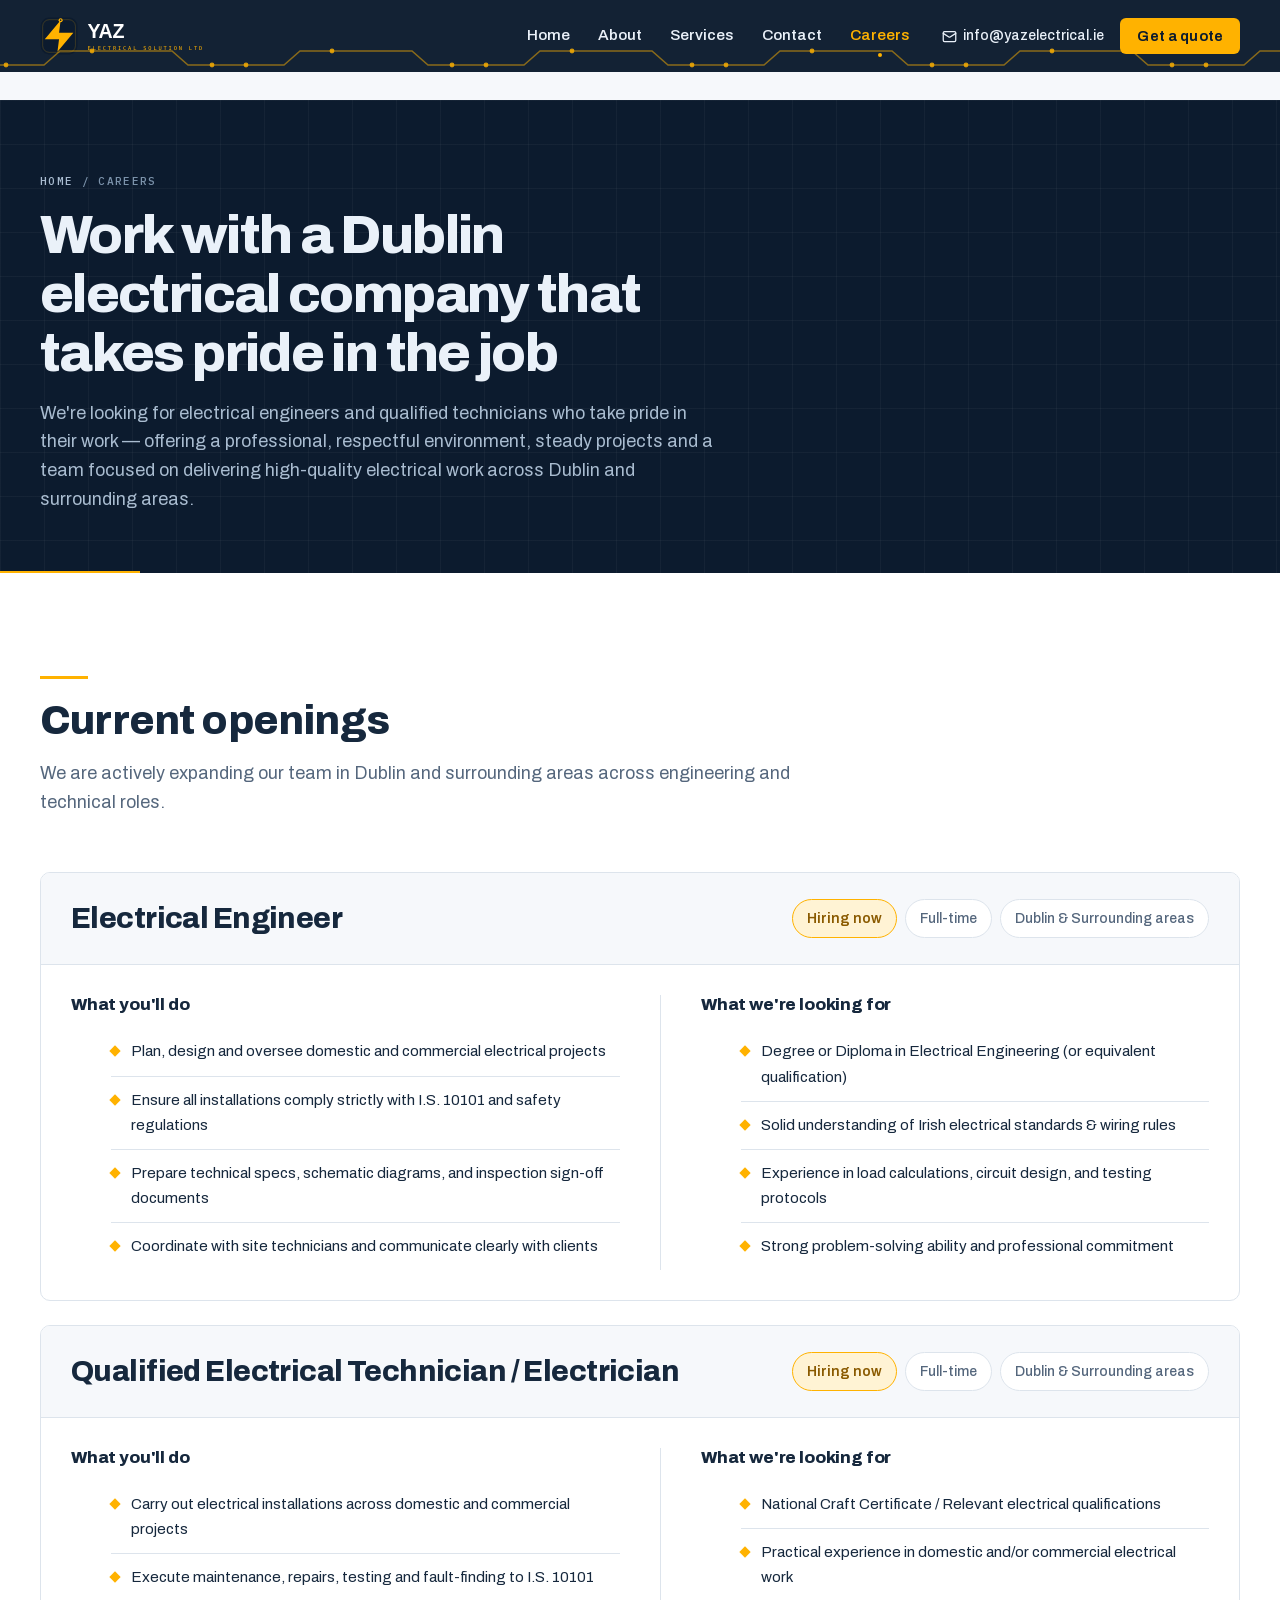
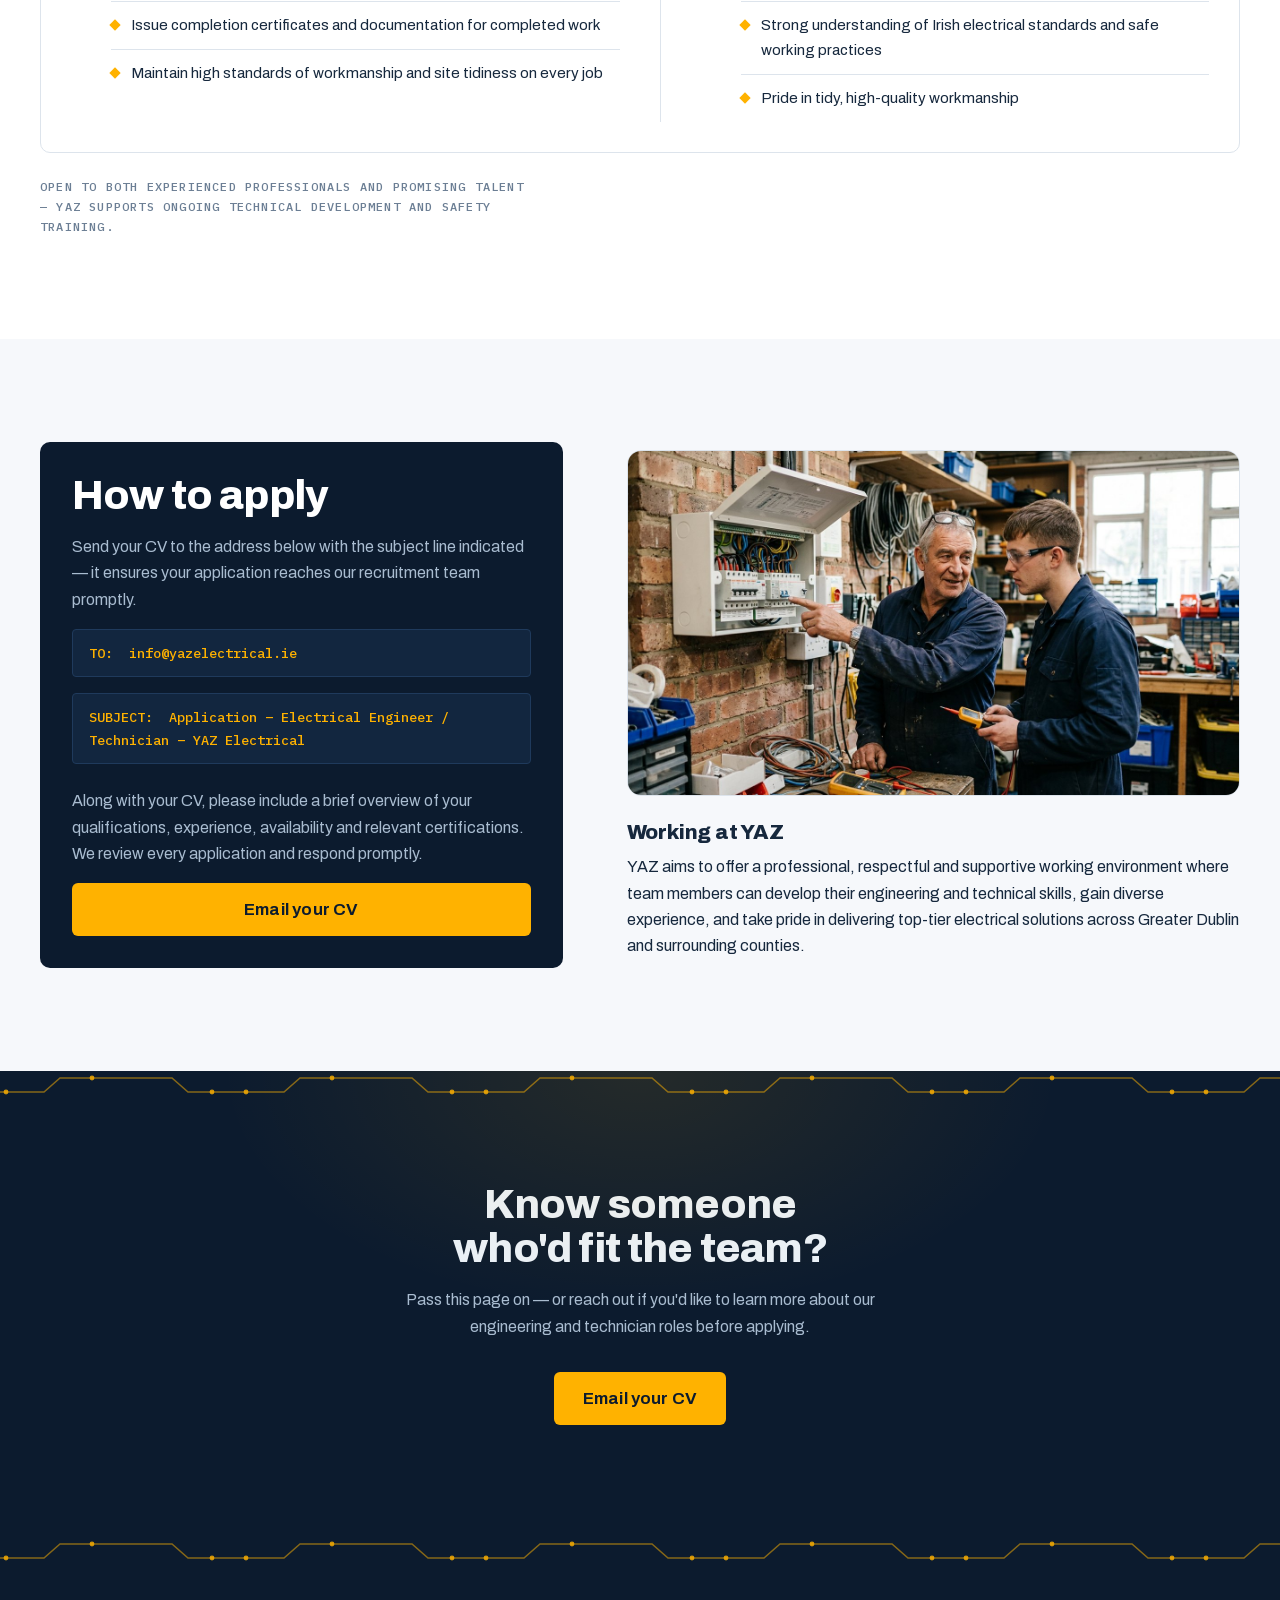
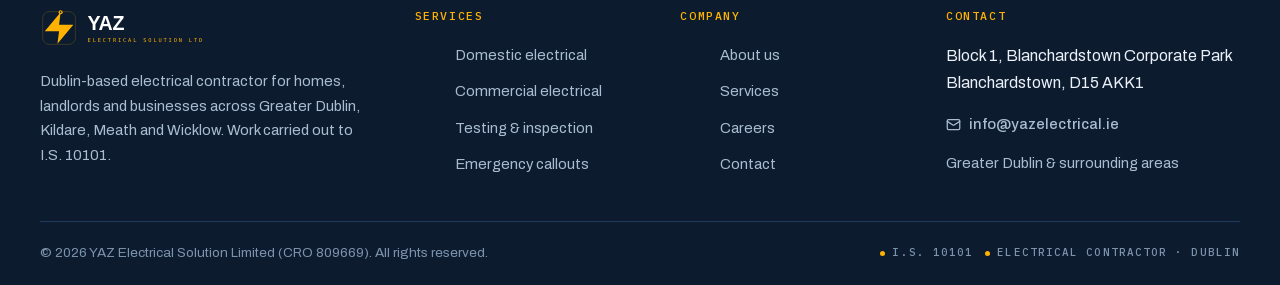
<file: careers.html>
<!doctype html>
<html lang="en-IE">
<head>
  <meta charset="utf-8">
  <meta name="viewport" content="width=device-width, initial-scale=1">
  <title>Careers | Electrical Engineers &amp; Technicians Jobs Dublin — YAZ Electrical Solution Ltd</title>
  <meta name="description" content="Join YAZ Electrical Solution Ltd — we're hiring electrical engineers, qualified technicians, and electricians across Greater Dublin and surrounding areas. Send your CV to info@yazelectrical.ie.">
  <link rel="canonical" href="https://www.yazelectrical.ie/careers.html">
  <meta name="theme-color" content="#0C1B2E">
  <meta property="og:type" content="website">
  <meta property="og:site_name" content="YAZ Electrical Solution Ltd">
  <meta property="og:title" content="Careers | YAZ Electrical Solution Ltd">
  <meta property="og:description" content="Hiring electrical engineers &amp; qualified technicians in Dublin for domestic and commercial projects. Professional environment, competitive pay. Apply to info@yazelectrical.ie.">
  <meta property="og:image" content="https://www.yazelectrical.ie/assets/img/og.png">
  <meta property="og:locale" content="en_IE">
  <link rel="icon" type="image/svg+xml" href="assets/favicon.svg">
  <link rel="apple-touch-icon" href="assets/favicon-180.png">
  <link rel="stylesheet" href="css/styles.css">
</head>
<body id="top">
  <a class="skip-link" href="#main">Skip to content</a>

  <!-- ================= HEADER ================= -->
  <header class="site-header">
    <div class="container header__inner">
      <a class="logo" href="index.html" aria-label="YAZ Electrical Solution Ltd — home">
        <img src="assets/logo.svg" alt="YAZ Electrical Solution Ltd" width="336" height="64">
      </a>
      <div class="site-nav" id="site-nav">
        <nav class="main-nav" aria-label="Main">
          <a href="index.html">Home</a>
          <a href="about.html">About</a>
          <a href="services.html">Services</a>
          <a href="contact.html">Contact</a>
          <a href="careers.html" aria-current="page">Careers</a>
        </nav>
        <div class="nav-cta-row">
          <a class="btn btn--primary" href="contact.html">Get a quote</a>
        </div>
      </div>
      <div class="header-actions">
        <a class="header-email" href="mailto:info@yazelectrical.ie">
          <svg width="15" height="15" viewBox="0 0 24 24" fill="none" stroke="currentColor" stroke-width="2" stroke-linecap="round" stroke-linejoin="round" aria-hidden="true"><rect width="20" height="16" x="2" y="4" rx="2"/><path d="m22 7-8.97 5.7a1.94 1.94 0 0 1-2.06 0L2 7"/></svg>
          info@yazelectrical.ie
        </a>
        <a class="btn btn--primary btn--sm" href="contact.html">Get a quote</a>
        <button class="nav-toggle" aria-expanded="false" aria-controls="site-nav" aria-label="Open menu">
          <span></span><span></span><span></span>
        </button>
      </div>
    </div>
  </header>

  <main id="main">
    <!-- ================= PAGE HERO ================= -->
    <section class="page-hero">
      <div class="container">
        <nav class="crumbs" aria-label="Breadcrumb">
          <a href="index.html">Home</a> / Careers
        </nav>
        <h1>Work with a Dublin electrical company that takes pride in the job</h1>
        <p class="lead">We're looking for electrical engineers and qualified technicians who take pride in their work — offering a professional, respectful environment, steady projects and a team focused on delivering high-quality electrical work across Dublin and surrounding areas.</p>
      </div>
    </section>

    <!-- ================= OPENING ================= -->
    <section class="section section--white" aria-labelledby="openings-title">
      <div class="container">
        <div class="sec-head">
          <h2 id="openings-title">Current openings</h2>
          <p class="lead">We are actively expanding our team in Dublin and surrounding areas across engineering and technical roles.</p>
        </div>

        <div class="grid g1 gap-6">
          <!-- Position 1 -->
          <article class="job-card mb-6">
            <div class="job-card__head">
              <h2>Electrical Engineer</h2>
              <div class="job-card__badges">
                <span class="chip chip--amber">Hiring now</span>
                <span class="chip">Full-time</span>
                <span class="chip">Dublin &amp; Surrounding areas</span>
              </div>
            </div>
            <div class="job-card__body">
              <div class="job-card__col">
                <h3>What you'll do</h3>
                <ul class="checks">
                  <li>Plan, design and oversee domestic and commercial electrical projects</li>
                  <li>Ensure all installations comply strictly with I.S. 10101 and safety regulations</li>
                  <li>Prepare technical specs, schematic diagrams, and inspection sign-off documents</li>
                  <li>Coordinate with site technicians and communicate clearly with clients</li>
                </ul>
              </div>
              <div class="job-card__col">
                <h3>What we're looking for</h3>
                <ul class="checks">
                  <li>Degree or Diploma in Electrical Engineering (or equivalent qualification)</li>
                  <li>Solid understanding of Irish electrical standards &amp; wiring rules</li>
                  <li>Experience in load calculations, circuit design, and testing protocols</li>
                  <li>Strong problem-solving ability and professional commitment</li>
                </ul>
              </div>
            </div>
          </article>

          <!-- Position 2 -->
          <article class="job-card">
            <div class="job-card__head">
              <h2>Qualified Electrical Technician / Electrician</h2>
              <div class="job-card__badges">
                <span class="chip chip--amber">Hiring now</span>
                <span class="chip">Full-time</span>
                <span class="chip">Dublin &amp; Surrounding areas</span>
              </div>
            </div>
            <div class="job-card__body">
              <div class="job-card__col">
                <h3>What you'll do</h3>
                <ul class="checks">
                  <li>Carry out electrical installations across domestic and commercial projects</li>
                  <li>Execute maintenance, repairs, testing and fault-finding to I.S. 10101</li>
                  <li>Issue completion certificates and documentation for completed work</li>
                  <li>Maintain high standards of workmanship and site tidiness on every job</li>
                </ul>
              </div>
              <div class="job-card__col">
                <h3>What we're looking for</h3>
                <ul class="checks">
                  <li>National Craft Certificate / Relevant electrical qualifications</li>
                  <li>Practical experience in domestic and/or commercial electrical work</li>
                  <li>Strong understanding of Irish electrical standards and safe working practices</li>
                  <li>Pride in tidy, high-quality workmanship</li>
                </ul>
              </div>
            </div>
          </article>
        </div>

        <p class="mono-note mt-6">Open to both experienced professionals and promising talent — YAZ supports ongoing technical development and safety training.</p>
      </div>
    </section>

    <!-- ================= HOW TO APPLY ================= -->
    <section class="section section--paper" aria-labelledby="apply-title">
      <div class="container split split--narrow-first">
        <div class="apply-panel">
          <h2 id="apply-title">How to apply</h2>
          <p>Send your CV to the address below with the subject line indicated — it ensures your application reaches our recruitment team promptly.</p>
          <div class="cmd">TO:&nbsp;&nbsp;info@yazelectrical.ie</div>
          <div class="cmd">SUBJECT:&nbsp;&nbsp;Application – Electrical Engineer / Technician – YAZ Electrical</div>
          <p class="mt-2">Along with your CV, please include a brief overview of your qualifications, experience, availability and relevant certifications. We review every application and respond promptly.</p>
          <a class="btn btn--primary btn--lg" href="mailto:info@yazelectrical.ie?subject=Application%20%E2%80%93%20Electrical%20Engineer%20%2F%20Technician%20%E2%80%93%20YAZ%20Electrical">Email your CV</a>
        </div>
        <div>
          <figure class="frame frame--16-9">
            <img src="assets/img/careers.jpg" alt="A YAZ electrical engineer and technician inspecting work on site" width="1376" height="768" loading="lazy">
          </figure>
          <h3 class="mt-6">Working at YAZ</h3>
          <p class="mt-2">YAZ aims to offer a professional, respectful and supportive working environment where team members can develop their engineering and technical skills, gain diverse experience, and take pride in delivering top-tier electrical solutions across Greater Dublin and surrounding counties.</p>
        </div>
      </div>
    </section>

    <!-- ================= CTA ================= -->
    <section class="cta-band" aria-labelledby="cta-title">
      <div class="container cta-band__inner">
        <h2 id="cta-title">Know someone who'd fit the team?</h2>
        <p>Pass this page on — or reach out if you'd like to learn more about our engineering and technician roles before applying.</p>
        <div class="cta-band__actions">
          <a class="btn btn--primary btn--lg" href="mailto:info@yazelectrical.ie?subject=Application%20%E2%80%93%20Electrical%20Engineer%20%2F%20Technician%20%E2%80%93%20YAZ%20Electrical">Email your CV</a>
        </div>
      </div>
    </section>
  </main>

  <!-- ================= FOOTER ================= -->
  <footer class="site-footer">
    <div class="container">
      <div class="footer__grid">
        <div class="footer__col">
          <a class="logo" href="index.html" aria-label="YAZ Electrical Solution Ltd — home">
            <img src="assets/logo.svg" alt="YAZ Electrical Solution Ltd" width="336" height="64" loading="lazy">
          </a>
          <p class="footer__blurb">Dublin-based electrical contractor for homes, landlords and businesses across Greater Dublin, Kildare, Meath and Wicklow. Work carried out to I.S. 10101.</p>
        </div>
        <div class="footer__col">
          <h4>Services</h4>
          <ul class="footer__list">
            <li><a href="services.html#domestic">Domestic electrical</a></li>
            <li><a href="services.html#commercial">Commercial electrical</a></li>
            <li><a href="services.html#testing">Testing &amp; inspection</a></li>
            <li><a href="services.html#emergency">Emergency callouts</a></li>
          </ul>
        </div>
        <div class="footer__col">
          <h4>Company</h4>
          <ul class="footer__list">
            <li><a href="about.html">About us</a></li>
            <li><a href="services.html">Services</a></li>
            <li><a href="careers.html">Careers</a></li>
            <li><a href="contact.html">Contact</a></li>
          </ul>
        </div>
        <div class="footer__col">
          <h4>Contact</h4>
          <address class="footer__address" style="font-style:normal;line-height:1.7;">
            Block 1, Blanchardstown Corporate Park<br>
            Blanchardstown, D15 AKK1
          </address>
          <div class="footer__contact mt-4">
            <a class="footer__email" href="mailto:info@yazelectrical.ie">
              <svg width="15" height="15" viewBox="0 0 24 24" fill="none" stroke="currentColor" stroke-width="2" stroke-linecap="round" stroke-linejoin="round" aria-hidden="true"><rect width="20" height="16" x="2" y="4" rx="2"/><path d="m22 7-8.97 5.7a1.94 1.94 0 0 1-2.06 0L2 7"/></svg>
              info@yazelectrical.ie
            </a>
            <span>Greater Dublin &amp; surrounding areas</span>
          </div>
        </div>
      </div>
      <div class="footer__bottom">
        <span>© <span data-year>2026</span> YAZ Electrical Solution Limited (CRO 809669). All rights reserved.</span>
        <div class="footer__certs">
          <span>I.S. 10101</span>
          <span>Electrical contractor · Dublin</span>
        </div>
      </div>
    </div>
  </footer>

  <!-- ================= MOBILE QUOTE BAR ================= -->
  <nav class="callbar" aria-label="Quick contact">
    <a class="btn btn--primary" href="contact.html">Get a free quote</a>
  </nav>

  <script src="js/main.js"></script>

  <!-- LocalBusiness schema -->
  <script type="application/ld+json">
  {
    "@context": "https://schema.org",
    "@type": "Electrician",
    "@id": "https://www.yazelectrical.ie/#business",
    "name": "YAZ Electrical Solution Ltd",
    "legalName": "YAZ Electrical Solution Limited",
    "email": "info@yazelectrical.ie",
    "description": "Electrical contractor serving Greater Dublin, Kildare, Meath and Wicklow. Domestic and commercial electrical work, rewires, fuse board upgrades, EV charger installation, testing and inspection, and emergency callouts. Work carried out to I.S. 10101.",
    "url": "https://www.yazelectrical.ie/",
    "priceRange": "€€",
    "image": "https://www.yazelectrical.ie/assets/img/hero.jpg",
    "logo": "https://www.yazelectrical.ie/assets/logo.svg",
    "address": {
      "@type": "PostalAddress",
      "streetAddress": "Block 1, Blanchardstown Corporate Park",
      "addressLocality": "Blanchardstown",
      "postalCode": "D15 AKK1",
      "addressCountry": "IE"
    },
    "areaServed": [
      "Dublin City",
      "Dublin 1", "Dublin 2", "Dublin 3", "Dublin 4", "Dublin 5", "Dublin 6",
      "Dublin 6W", "Dublin 7", "Dublin 8", "Dublin 9", "Dublin 10", "Dublin 11",
      "Dublin 12", "Dublin 13", "Dublin 14", "Dublin 15", "Dublin 16", "Dublin 17",
      "Dublin 18", "Dublin 20", "Dublin 22", "Dublin 24",
      "North Dublin", "South Dublin", "West Dublin",
      "County Kildare", "County Meath", "County Wicklow"
    ]
  }
  </script>
  <script type="application/ld+json">
  {
    "@context": "https://schema.org",
    "@type": "JobPosting",
    "title": "Qualified Electrician",
    "description": "Carry out electrical installations, maintenance, repairs, testing and fault-finding across domestic and commercial projects in Greater Dublin and surrounding areas.",
    "hiringOrganization": {
      "@type": "Organization",
      "name": "YAZ Electrical Solution Ltd",
      "sameAs": "https://www.yazelectrical.ie/"
    },
    "jobLocation": {
      "@type": "Place",
      "address": {
        "@type": "PostalAddress",
        "addressLocality": "Dublin",
        "addressCountry": "IE"
      }
    },
    "employmentType": "FULL_TIME",
    "datePosted": "2026-08-28",
    "validThrough": "2027-12-31"
  }
  </script>
</body>
</html>
</file>
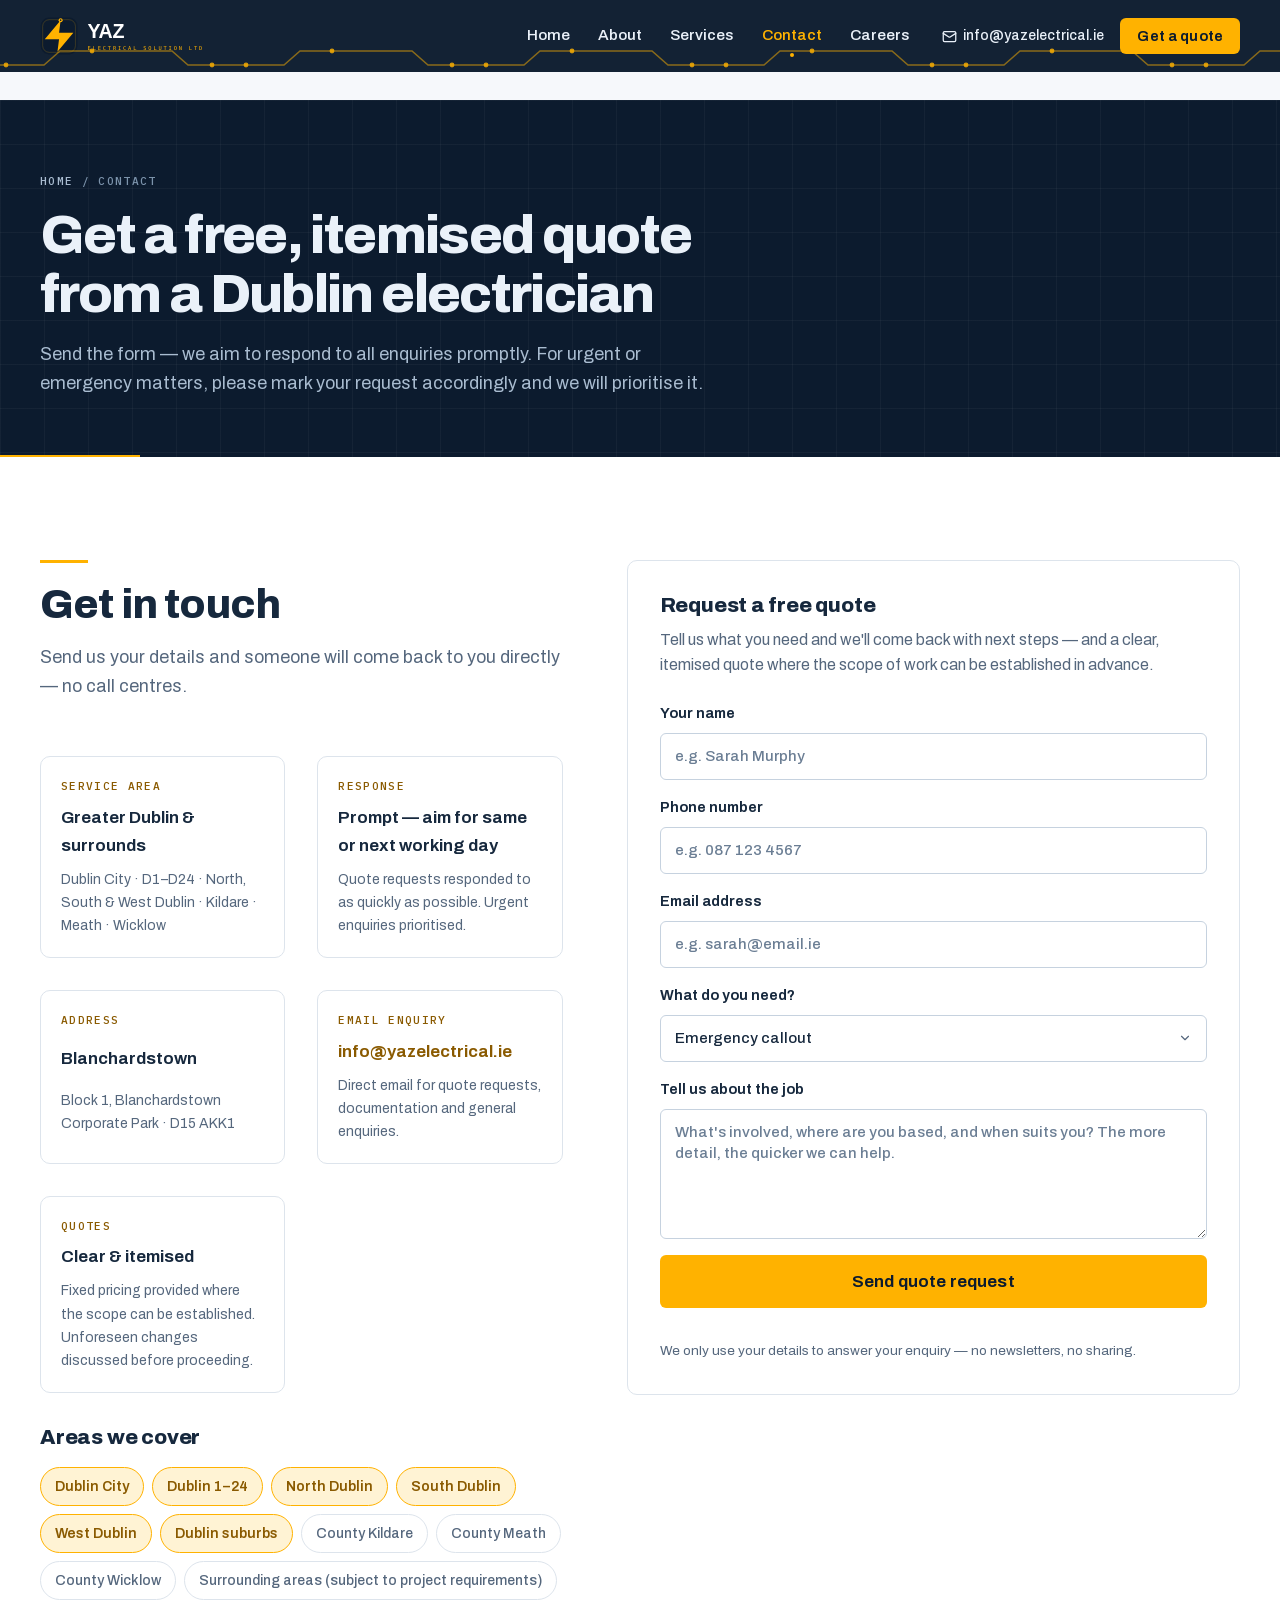
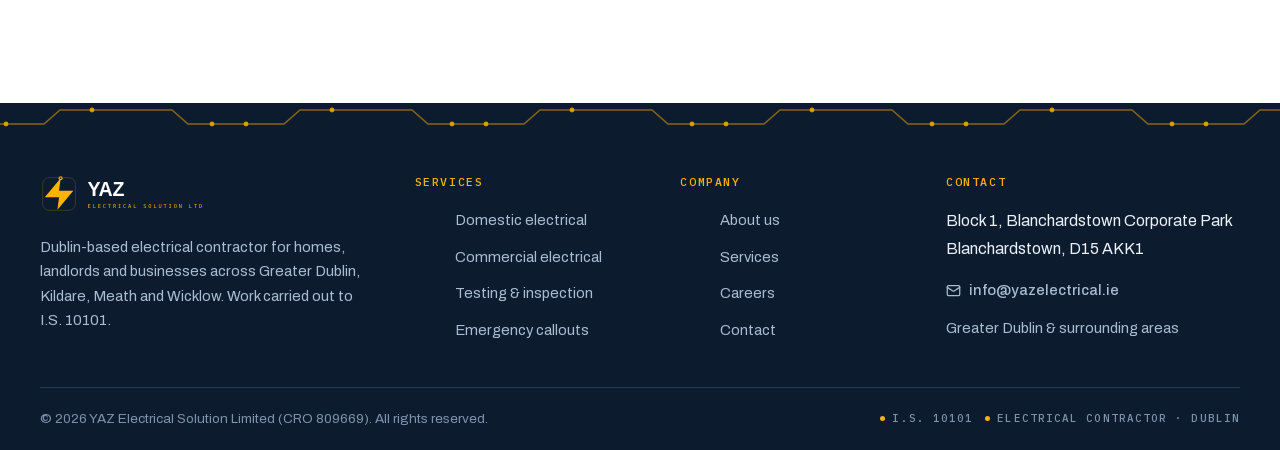
<file: contact.html>
<!doctype html>
<html lang="en-IE">
<head>
  <meta charset="utf-8">
  <meta name="viewport" content="width=device-width, initial-scale=1">
  <title>Contact Us | Get a Quote — YAZ Electrical Solution Ltd, Dublin</title>
  <meta name="description" content="Request a free, itemised quote from a Dublin electrical contractor. YAZ Electrical Solution serves Greater Dublin, Kildare, Meath and Wicklow — send your enquiry and we'll aim to respond promptly.">
  <link rel="canonical" href="https://www.yazelectrical.ie/contact.html">
  <meta name="theme-color" content="#0C1B2E">
  <meta property="og:type" content="website">
  <meta property="og:site_name" content="YAZ Electrical Solution Ltd">
  <meta property="og:title" content="Contact Us | YAZ Electrical Solution Ltd">
  <meta property="og:description" content="Request a free quote from a Dublin electrical contractor. Serving Greater Dublin, Kildare, Meath and Wicklow — send your enquiry and we'll aim to respond promptly.">
  <meta property="og:image" content="https://www.yazelectrical.ie/assets/img/og.png">
  <meta property="og:locale" content="en_IE">
  <link rel="icon" type="image/svg+xml" href="assets/favicon.svg">
  <link rel="apple-touch-icon" href="assets/favicon-180.png">
  <link rel="stylesheet" href="css/styles.css">
</head>
<body id="top">
  <a class="skip-link" href="#main">Skip to content</a>

  <!-- ================= HEADER ================= -->
  <header class="site-header">
    <div class="container header__inner">
      <a class="logo" href="index.html" aria-label="YAZ Electrical Solution Ltd — home">
        <img src="assets/logo.svg" alt="YAZ Electrical Solution Ltd" width="336" height="64">
      </a>
      <div class="site-nav" id="site-nav">
        <nav class="main-nav" aria-label="Main">
          <a href="index.html">Home</a>
          <a href="about.html">About</a>
          <a href="services.html">Services</a>
          <a href="contact.html" aria-current="page">Contact</a>
          <a href="careers.html">Careers</a>
        </nav>
        <div class="nav-cta-row">
          <a class="btn btn--primary" href="contact.html">Get a quote</a>
        </div>
      </div>
      <div class="header-actions">
        <a class="header-email" href="mailto:info@yazelectrical.ie">
          <svg width="15" height="15" viewBox="0 0 24 24" fill="none" stroke="currentColor" stroke-width="2" stroke-linecap="round" stroke-linejoin="round" aria-hidden="true"><rect width="20" height="16" x="2" y="4" rx="2"/><path d="m22 7-8.97 5.7a1.94 1.94 0 0 1-2.06 0L2 7"/></svg>
          info@yazelectrical.ie
        </a>
        <a class="btn btn--primary btn--sm" href="contact.html">Get a quote</a>
        <button class="nav-toggle" aria-expanded="false" aria-controls="site-nav" aria-label="Open menu">
          <span></span><span></span><span></span>
        </button>
      </div>
    </div>
  </header>

  <main id="main">
    <!-- ================= PAGE HERO ================= -->
    <section class="page-hero">
      <div class="container">
        <nav class="crumbs" aria-label="Breadcrumb">
          <a href="index.html">Home</a> / Contact
        </nav>
        <h1>Get a free, itemised quote from a Dublin electrician</h1>
        <p class="lead">Send the form — we aim to respond to all enquiries promptly. For urgent or emergency matters, please mark your request accordingly and we will prioritise it.</p>
      </div>
    </section>

    <!-- ================= CONTACT ================= -->
    <section class="section section--white" aria-labelledby="contact-title">
      <div class="container split split--top split--contact">
        <div>
          <div class="sec-head">
            <h2 id="contact-title">Get in touch</h2>
            <p class="lead">Send us your details and someone will come back to you directly — no call centres.</p>
          </div>
          <div class="grid g2">
            <div class="info-card">
              <span class="info-card__k">Service area</span>
              <span class="info-card__v">Greater Dublin &amp; surrounds</span>
              <span class="info-card__sub">Dublin City · D1–D24 · North, South &amp; West Dublin · Kildare · Meath · Wicklow</span>
            </div>
            <div class="info-card">
              <span class="info-card__k">Response</span>
              <span class="info-card__v">Prompt — aim for same or next working day</span>
              <span class="info-card__sub">Quote requests responded to as quickly as possible. Urgent enquiries prioritised.</span>
            </div>
            <div class="info-card">
              <span class="info-card__k">Address</span>
              <span class="info-card__v">Blanchardstown</span>
              <span class="info-card__sub">Block 1, Blanchardstown Corporate Park · D15 AKK1</span>
            </div>
            <div class="info-card">
              <span class="info-card__k">Email enquiry</span>
              <span class="info-card__v"><a href="mailto:info@yazelectrical.ie" style="color:var(--amber-deep);text-decoration:none;">info@yazelectrical.ie</a></span>
              <span class="info-card__sub">Direct email for quote requests, documentation and general enquiries.</span>
            </div>
            <div class="info-card">
              <span class="info-card__k">Quotes</span>
              <span class="info-card__v">Clear &amp; itemised</span>
              <span class="info-card__sub">Fixed pricing provided where the scope can be established. Unforeseen changes discussed before proceeding.</span>
            </div>
          </div>

          <h3 class="mt-8">Areas we cover</h3>
          <div class="chips mt-4">
            <span class="chip chip--amber">Dublin City</span>
            <span class="chip chip--amber">Dublin 1–24</span>
            <span class="chip chip--amber">North Dublin</span>
            <span class="chip chip--amber">South Dublin</span>
            <span class="chip chip--amber">West Dublin</span>
            <span class="chip chip--amber">Dublin suburbs</span>
            <span class="chip">County Kildare</span>
            <span class="chip">County Meath</span>
            <span class="chip">County Wicklow</span>
            <span class="chip">Surrounding areas (subject to project requirements)</span>
          </div>
        </div>

        <!-- ================= QUOTE FORM ================= -->
        <div class="form-card" id="quote">
          <h3 style="margin-bottom: var(--s2);">Request a free quote</h3>
          <p class="lead" style="font-size: 1rem; margin-bottom: var(--s6);">Tell us what you need and we'll come back with next steps — and a clear, itemised quote where the scope of work can be established in advance.</p>

          <div id="form-status" hidden role="status">
            <div class="form-done">
              <span class="form-done__icon" aria-hidden="true">
                <svg width="28" height="28" viewBox="0 0 24 24" fill="none" stroke="currentColor" stroke-width="2.2" stroke-linecap="round" stroke-linejoin="round"><path d="M20 6 9 17l-5-5"/></svg>
              </span>
              <h3>Request sent — thanks.</h3>
              <p>We'll aim to get back to you promptly.</p>
            </div>
          </div>

          <form id="quote-form" method="POST">
            <div class="form-stack">
              <div class="field">
                <label for="f-name">Your name</label>
                <input id="f-name" name="name" type="text" autocomplete="name" required placeholder="e.g. Sarah Murphy">
                <span class="field__error">Please tell us your name.</span>
              </div>
              <div class="field">
                <label for="f-phone">Phone number</label>
                <input id="f-phone" name="phone" type="tel" autocomplete="tel" inputmode="tel" required placeholder="e.g. 087 123 4567">
                <span class="field__error">Please add a number we can call you back on.</span>
              </div>
              <div class="field">
                <label for="f-email">Email address</label>
                <input id="f-email" name="email" type="email" autocomplete="email" required placeholder="e.g. sarah@email.ie">
                <span class="field__error">Please add a valid email address.</span>
              </div>
              <div class="field">
                <label for="f-service">What do you need?</label>
                <select id="f-service" name="service">
                  <option value="Emergency callout">Emergency callout</option>
                  <option value="Domestic electrical work">Domestic electrical work</option>
                  <option value="Commercial electrical work">Commercial electrical work</option>
                  <option value="Testing &amp; inspection">Testing &amp; inspection</option>
                  <option value="EV charger installation">EV charger installation</option>
                  <option value="Something else">Something else</option>
                </select>
              </div>
              <div class="field">
                <label for="f-message">Tell us about the job</label>
                <textarea id="f-message" name="message" required placeholder="What's involved, where are you based, and when suits you? The more detail, the quicker we can help."></textarea>
                <span class="field__error">A few words about the job helps us quote accurately.</span>
              </div>
              <div id="form-status-msg" class="form-status-msg" aria-live="polite" role="status"></div>
              <button class="btn btn--primary btn--lg btn--block" type="submit">Send quote request</button>
              <p class="form-note">We only use your details to answer your enquiry — no newsletters, no sharing.</p>
            </div>
          </form>
        </div>
      </div>
    </section>
  </main>

  <!-- ================= FOOTER ================= -->
  <footer class="site-footer">
    <div class="container">
      <div class="footer__grid">
        <div class="footer__col">
          <a class="logo" href="index.html" aria-label="YAZ Electrical Solution Ltd — home">
            <img src="assets/logo.svg" alt="YAZ Electrical Solution Ltd" width="336" height="64" loading="lazy">
          </a>
          <p class="footer__blurb">Dublin-based electrical contractor for homes, landlords and businesses across Greater Dublin, Kildare, Meath and Wicklow. Work carried out to I.S. 10101.</p>
        </div>
        <div class="footer__col">
          <h4>Services</h4>
          <ul class="footer__list">
            <li><a href="services.html#domestic">Domestic electrical</a></li>
            <li><a href="services.html#commercial">Commercial electrical</a></li>
            <li><a href="services.html#testing">Testing &amp; inspection</a></li>
            <li><a href="services.html#emergency">Emergency callouts</a></li>
          </ul>
        </div>
        <div class="footer__col">
          <h4>Company</h4>
          <ul class="footer__list">
            <li><a href="about.html">About us</a></li>
            <li><a href="services.html">Services</a></li>
            <li><a href="careers.html">Careers</a></li>
            <li><a href="contact.html">Contact</a></li>
          </ul>
        </div>
        <div class="footer__col">
          <h4>Contact</h4>
          <address class="footer__address" style="font-style:normal;line-height:1.7;">
            Block 1, Blanchardstown Corporate Park<br>
            Blanchardstown, D15 AKK1
          </address>
          <div class="footer__contact mt-4">
            <a class="footer__email" href="mailto:info@yazelectrical.ie">
              <svg width="15" height="15" viewBox="0 0 24 24" fill="none" stroke="currentColor" stroke-width="2" stroke-linecap="round" stroke-linejoin="round" aria-hidden="true"><rect width="20" height="16" x="2" y="4" rx="2"/><path d="m22 7-8.97 5.7a1.94 1.94 0 0 1-2.06 0L2 7"/></svg>
              info@yazelectrical.ie
            </a>
            <span>Greater Dublin &amp; surrounding areas</span>
          </div>
        </div>
      </div>
      <div class="footer__bottom">
        <span>© <span data-year>2026</span> YAZ Electrical Solution Limited (CRO 809669). All rights reserved.</span>
        <div class="footer__certs">
          <span>I.S. 10101</span>
          <span>Electrical contractor · Dublin</span>
        </div>
      </div>
    </div>
  </footer>

  <!-- ================= MOBILE QUOTE BAR ================= -->
  <nav class="callbar" aria-label="Quick contact">
    <a class="btn btn--primary" href="#quote">Get a free quote</a>
  </nav>

  <script src="js/main.js"></script>

  <!-- LocalBusiness schema -->
  <script type="application/ld+json">
  {
    "@context": "https://schema.org",
    "@type": "Electrician",
    "@id": "https://www.yazelectrical.ie/#business",
    "name": "YAZ Electrical Solution Ltd",
    "legalName": "YAZ Electrical Solution Limited",
    "email": "info@yazelectrical.ie",
    "description": "Electrical contractor serving Greater Dublin, Kildare, Meath and Wicklow. Domestic and commercial electrical work, rewires, fuse board upgrades, EV charger installation, testing and inspection, and emergency callouts. Work carried out to I.S. 10101.",
    "url": "https://www.yazelectrical.ie/",
    "priceRange": "€€",
    "image": "https://www.yazelectrical.ie/assets/img/hero.jpg",
    "logo": "https://www.yazelectrical.ie/assets/logo.svg",
    "address": {
      "@type": "PostalAddress",
      "streetAddress": "Block 1, Blanchardstown Corporate Park",
      "addressLocality": "Blanchardstown",
      "postalCode": "D15 AKK1",
      "addressCountry": "IE"
    },
    "areaServed": [
      "Dublin City",
      "Dublin 1", "Dublin 2", "Dublin 3", "Dublin 4", "Dublin 5", "Dublin 6",
      "Dublin 6W", "Dublin 7", "Dublin 8", "Dublin 9", "Dublin 10", "Dublin 11",
      "Dublin 12", "Dublin 13", "Dublin 14", "Dublin 15", "Dublin 16", "Dublin 17",
      "Dublin 18", "Dublin 20", "Dublin 22", "Dublin 24",
      "North Dublin", "South Dublin", "West Dublin",
      "County Kildare", "County Meath", "County Wicklow"
    ]
  }
  </script>
</body>
</html>
</file>
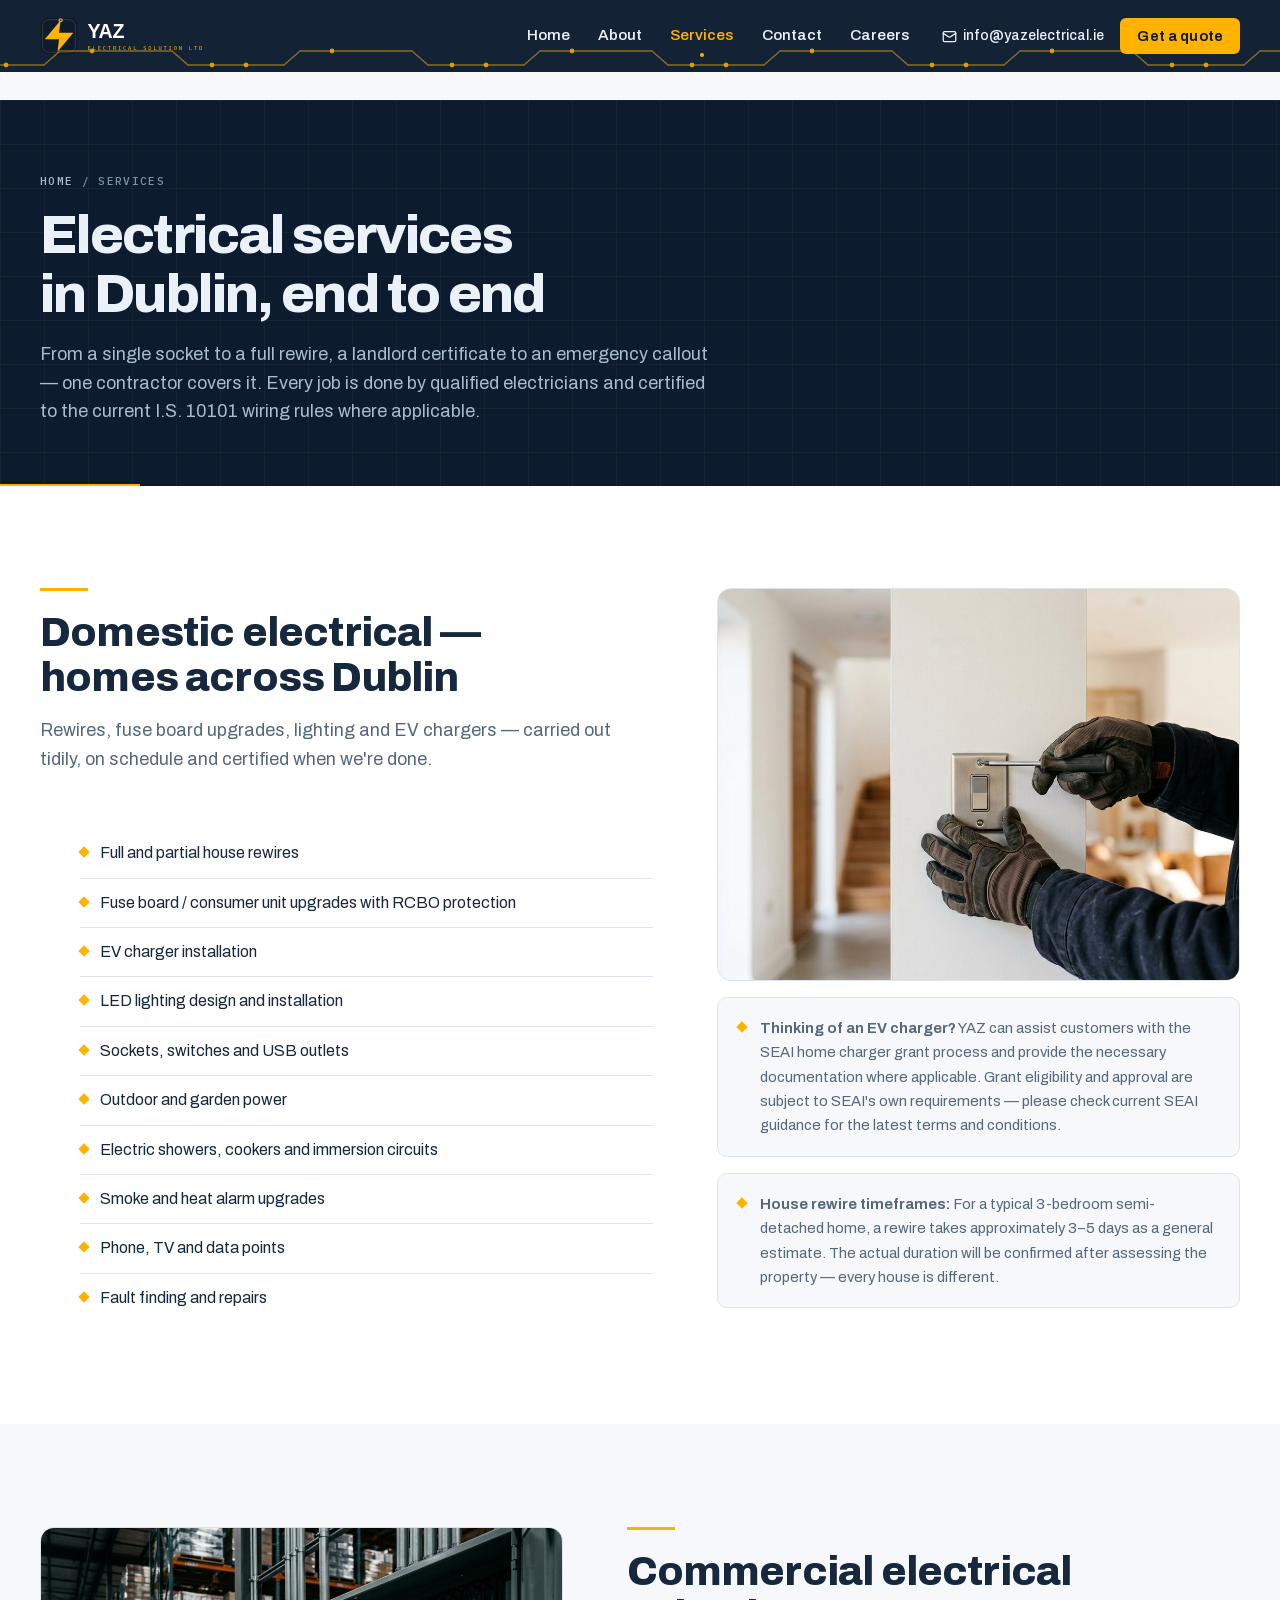
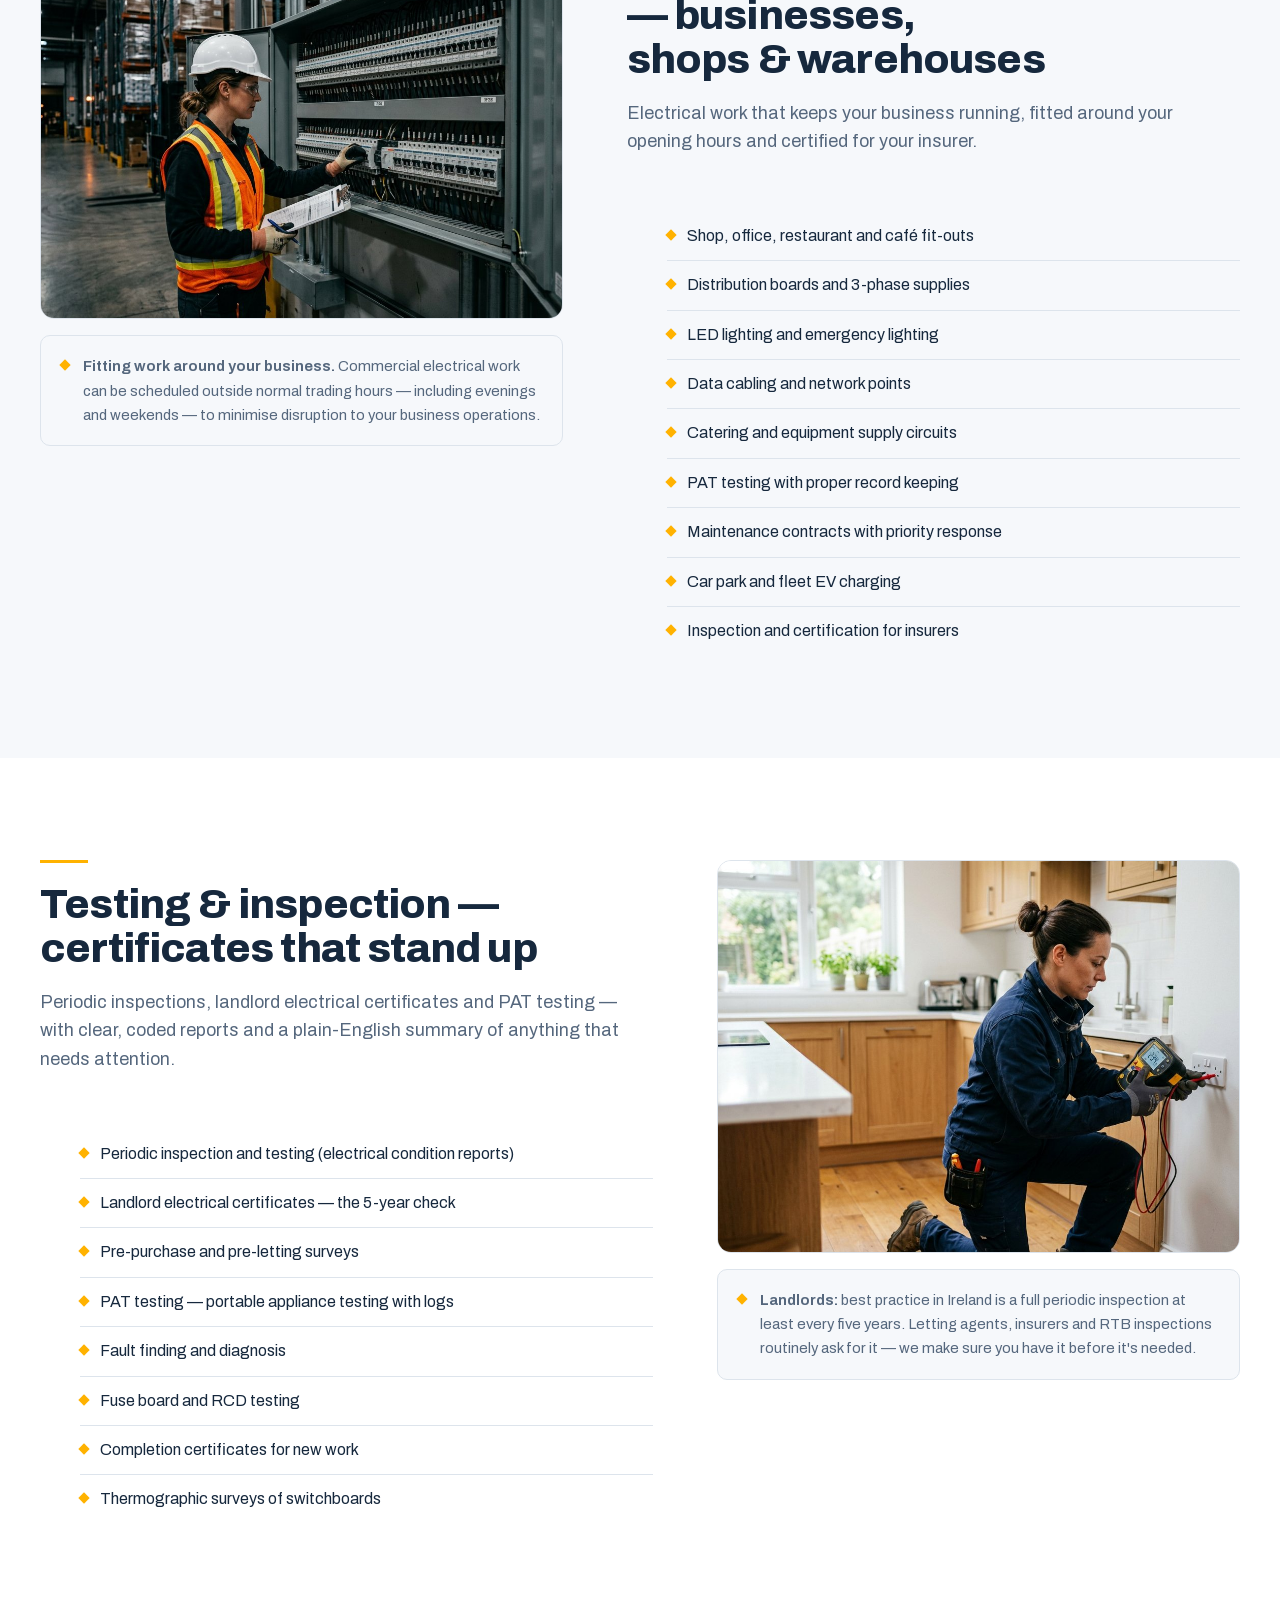
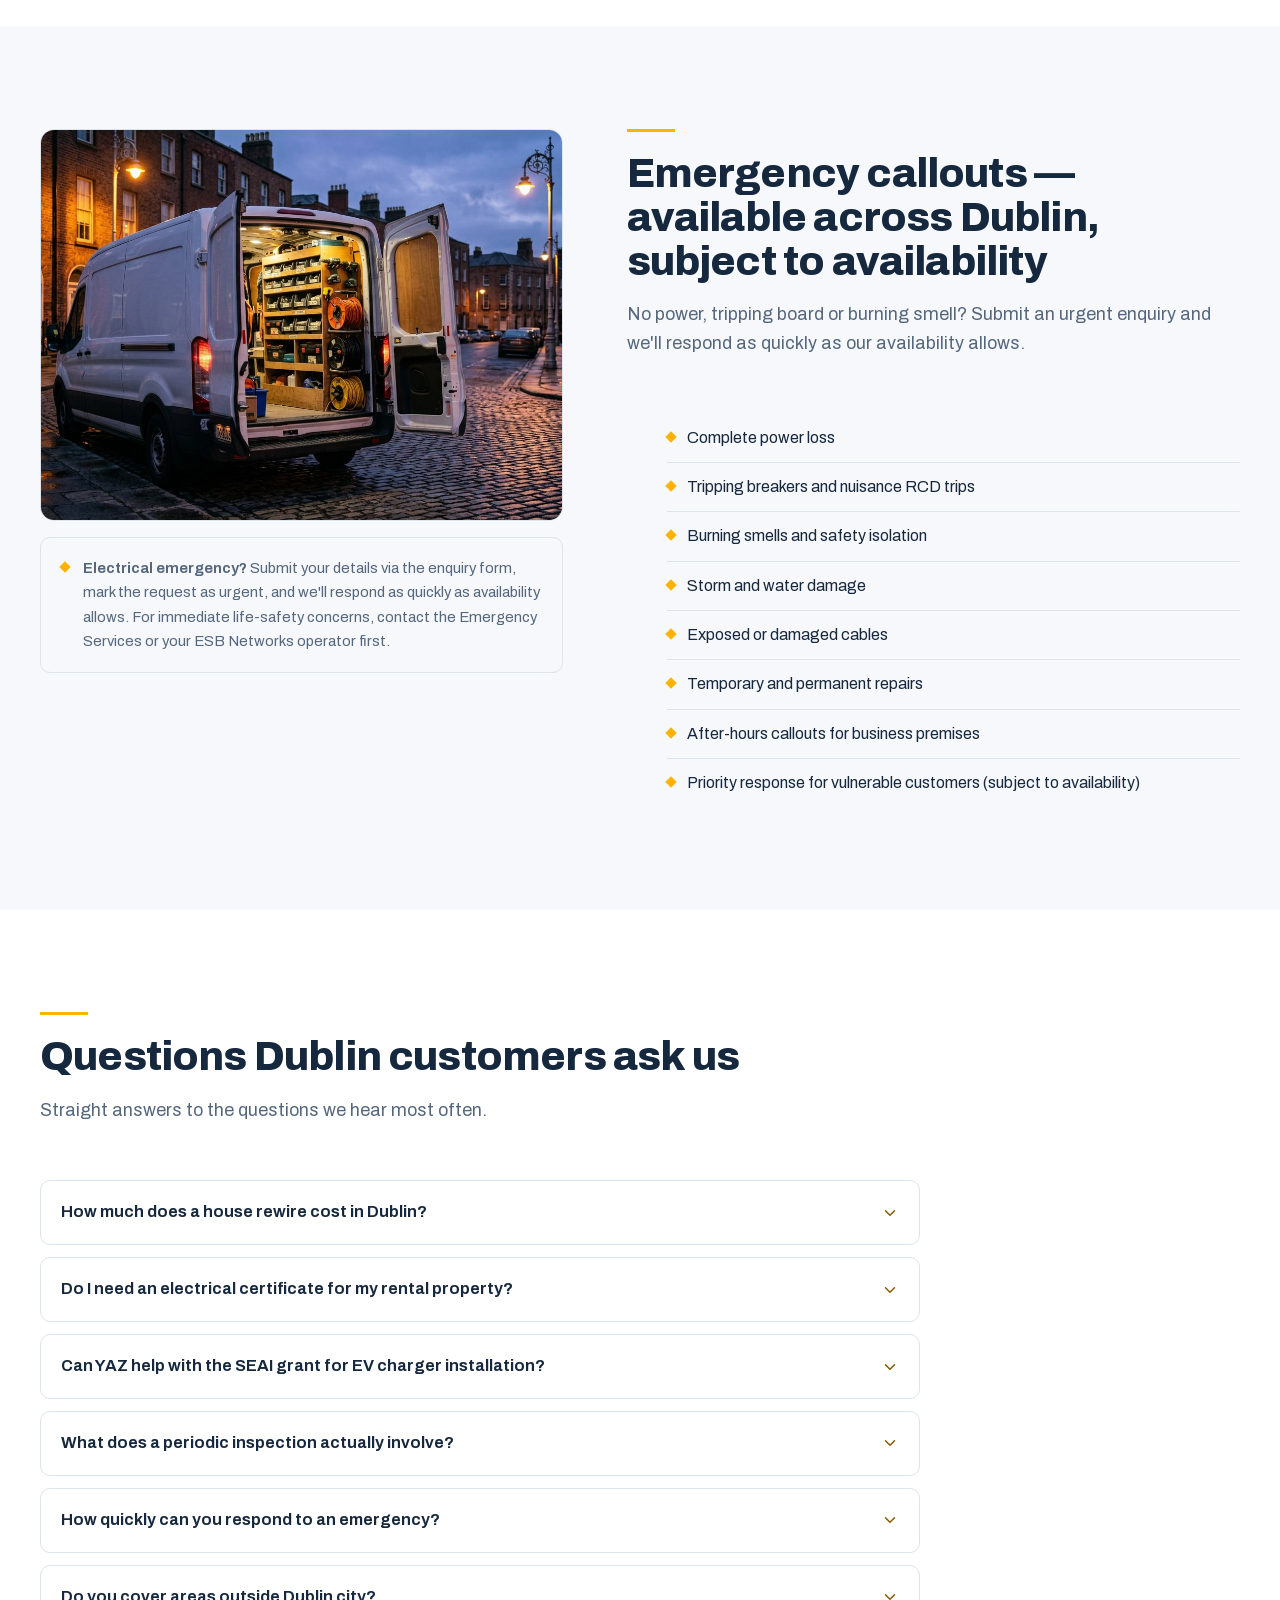
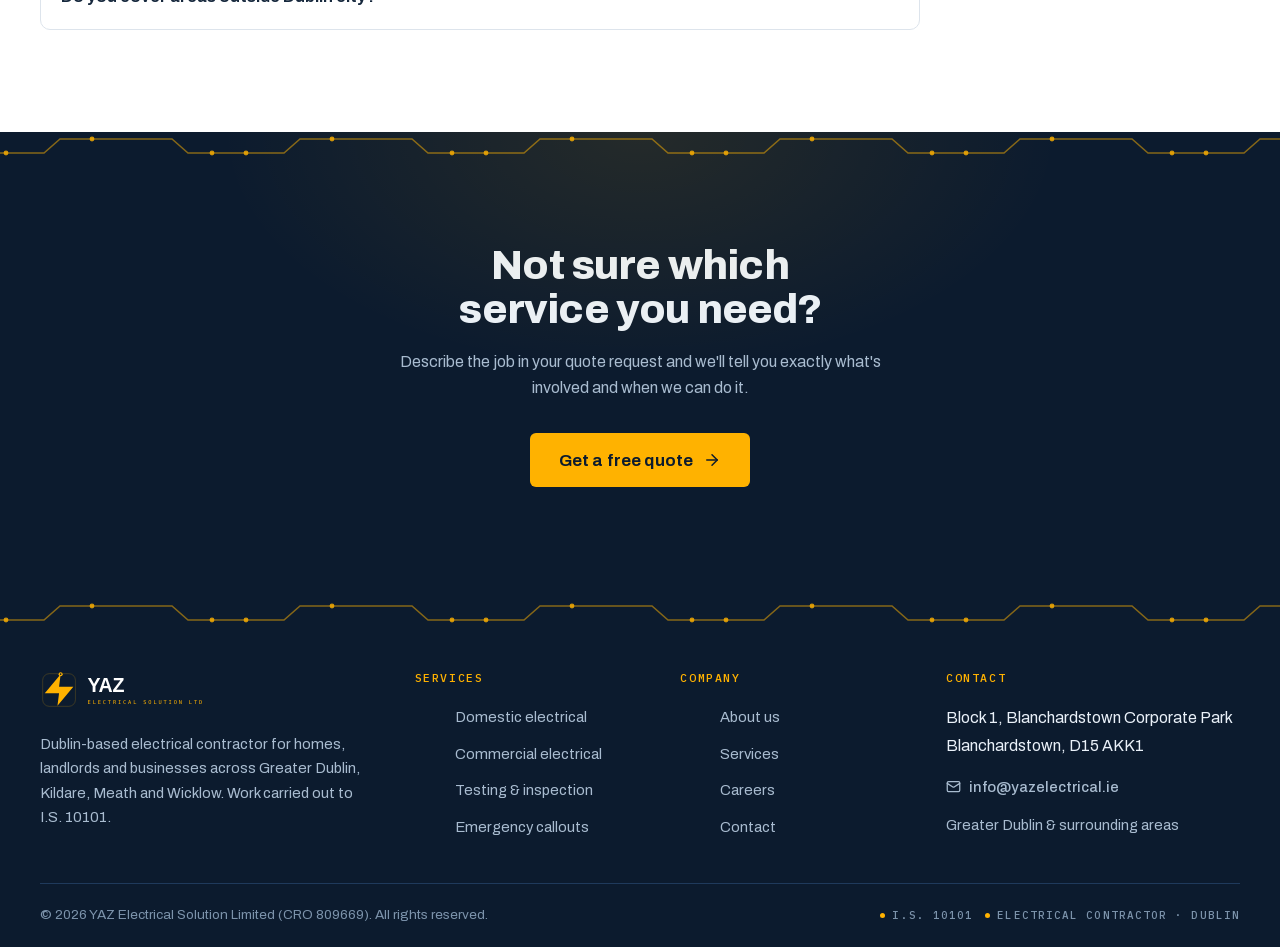
<file: services.html>
<!doctype html>
<html lang="en-IE">
<head>
  <meta charset="utf-8">
  <meta name="viewport" content="width=device-width, initial-scale=1">
  <title>Electrical Services Dublin | Rewires, EV Chargers, Testing &amp; More — YAZ Electrical Solution Ltd</title>
  <meta name="description" content="Electrical services across Greater Dublin, Kildare, Meath and Wicklow: rewires, fuse board upgrades, EV chargers, commercial fit-outs, landlord certificates, PAT testing and emergency callouts. Work to I.S. 10101.">
  <link rel="canonical" href="https://www.yazelectrical.ie/services.html">
  <meta name="theme-color" content="#0C1B2E">
  <meta property="og:type" content="website">
  <meta property="og:site_name" content="YAZ Electrical Solution Ltd">
  <meta property="og:title" content="Electrical Services Dublin | YAZ Electrical Solution Ltd">
  <meta property="og:description" content="Rewires, fuse boards, EV chargers, landlord certificates, PAT testing and emergency callouts across Greater Dublin, Kildare, Meath and Wicklow.">
  <meta property="og:image" content="https://www.yazelectrical.ie/assets/img/og.png">
  <meta property="og:locale" content="en_IE">
  <link rel="icon" type="image/svg+xml" href="assets/favicon.svg">
  <link rel="apple-touch-icon" href="assets/favicon-180.png">
  <link rel="stylesheet" href="css/styles.css">
</head>
<body id="top">
  <a class="skip-link" href="#main">Skip to content</a>

  <!-- ================= HEADER ================= -->
  <header class="site-header">
    <div class="container header__inner">
      <a class="logo" href="index.html" aria-label="YAZ Electrical Solution Ltd — home">
        <img src="assets/logo.svg" alt="YAZ Electrical Solution Ltd" width="336" height="64">
      </a>
      <div class="site-nav" id="site-nav">
        <nav class="main-nav" aria-label="Main">
          <a href="index.html">Home</a>
          <a href="about.html">About</a>
          <a href="services.html" aria-current="page">Services</a>
          <a href="contact.html">Contact</a>
          <a href="careers.html">Careers</a>
        </nav>
        <div class="nav-cta-row">
          <a class="btn btn--primary" href="contact.html">Get a quote</a>
        </div>
      </div>
      <div class="header-actions">
        <a class="header-email" href="mailto:info@yazelectrical.ie">
          <svg width="15" height="15" viewBox="0 0 24 24" fill="none" stroke="currentColor" stroke-width="2" stroke-linecap="round" stroke-linejoin="round" aria-hidden="true"><rect width="20" height="16" x="2" y="4" rx="2"/><path d="m22 7-8.97 5.7a1.94 1.94 0 0 1-2.06 0L2 7"/></svg>
          info@yazelectrical.ie
        </a>
        <a class="btn btn--primary btn--sm" href="contact.html">Get a quote</a>
        <button class="nav-toggle" aria-expanded="false" aria-controls="site-nav" aria-label="Open menu">
          <span></span><span></span><span></span>
        </button>
      </div>
    </div>
  </header>

  <main id="main">
    <!-- ================= PAGE HERO ================= -->
    <section class="page-hero">
      <div class="container">
        <nav class="crumbs" aria-label="Breadcrumb">
          <a href="index.html">Home</a> / Services
        </nav>
        <h1>Electrical services in Dublin, end to end</h1>
        <p class="lead">From a single socket to a full rewire, a landlord certificate to an emergency callout — one contractor covers it. Every job is done by qualified electricians and certified to the current I.S. 10101 wiring rules where applicable.</p>
      </div>
    </section>

    <!-- ================= DOMESTIC ================= -->
    <section class="section section--white" id="domestic" aria-labelledby="domestic-title">
      <div class="container split split--wide-first split--top">
        <div>
          <div class="sec-head">
            <h2 id="domestic-title">Domestic electrical — homes across Dublin</h2>
            <p class="lead">Rewires, fuse board upgrades, lighting and EV chargers — carried out tidily, on schedule and certified when we're done.</p>
          </div>
          <ul class="checks">
            <li>Full and partial house rewires</li>
            <li>Fuse board / consumer unit upgrades with RCBO protection</li>
            <li>EV charger installation</li>
            <li>LED lighting design and installation</li>
            <li>Sockets, switches and USB outlets</li>
            <li>Outdoor and garden power</li>
            <li>Electric showers, cookers and immersion circuits</li>
            <li>Smoke and heat alarm upgrades</li>
            <li>Phone, TV and data points</li>
            <li>Fault finding and repairs</li>
          </ul>
        </div>
        <div>
          <figure class="frame frame--4-3">
            <img src="assets/img/domestic.jpg" alt="Electrician installing a light switch in a modern Dublin home" width="1376" height="768" loading="lazy">
          </figure>
          <div class="note mt-4">
            <p><strong>Thinking of an EV charger?</strong> YAZ can assist customers with the SEAI home charger grant process and provide the necessary documentation where applicable. Grant eligibility and approval are subject to SEAI's own requirements — please check current SEAI guidance for the latest terms and conditions.</p>
          </div>
          <div class="note mt-4">
            <p><strong>House rewire timeframes:</strong> For a typical 3-bedroom semi-detached home, a rewire takes approximately 3–5 days as a general estimate. The actual duration will be confirmed after assessing the property — every house is different.</p>
          </div>
        </div>
      </div>
    </section>

    <!-- ================= COMMERCIAL ================= -->
    <section class="section section--paper" id="commercial" aria-labelledby="commercial-title">
      <div class="container split split--narrow-first split--top">
        <div>
          <figure class="frame frame--4-3">
            <img src="assets/img/commercial.jpg" alt="Electrician inspecting a commercial distribution board in a Dublin warehouse" width="1376" height="768" loading="lazy">
          </figure>
          <div class="note mt-4">
            <p><strong>Fitting work around your business.</strong> Commercial electrical work can be scheduled outside normal trading hours — including evenings and weekends — to minimise disruption to your business operations.</p>
          </div>
        </div>
        <div>
          <div class="sec-head">
            <h2 id="commercial-title">Commercial electrical — businesses, shops &amp; warehouses</h2>
            <p class="lead">Electrical work that keeps your business running, fitted around your opening hours and certified for your insurer.</p>
          </div>
          <ul class="checks">
            <li>Shop, office, restaurant and café fit-outs</li>
            <li>Distribution boards and 3-phase supplies</li>
            <li>LED lighting and emergency lighting</li>
            <li>Data cabling and network points</li>
            <li>Catering and equipment supply circuits</li>
            <li>PAT testing with proper record keeping</li>
            <li>Maintenance contracts with priority response</li>
            <li>Car park and fleet EV charging</li>
            <li>Inspection and certification for insurers</li>
          </ul>
        </div>
      </div>
    </section>

    <!-- ================= TESTING ================= -->
    <section class="section section--white" id="testing" aria-labelledby="testing-title">
      <div class="container split split--wide-first split--top">
        <div>
          <div class="sec-head">
            <h2 id="testing-title">Testing &amp; inspection — certificates that stand up</h2>
            <p class="lead">Periodic inspections, landlord electrical certificates and PAT testing — with clear, coded reports and a plain-English summary of anything that needs attention.</p>
          </div>
          <ul class="checks">
            <li>Periodic inspection and testing (electrical condition reports)</li>
            <li>Landlord electrical certificates — the 5-year check</li>
            <li>Pre-purchase and pre-letting surveys</li>
            <li>PAT testing — portable appliance testing with logs</li>
            <li>Fault finding and diagnosis</li>
            <li>Fuse board and RCD testing</li>
            <li>Completion certificates for new work</li>
            <li>Thermographic surveys of switchboards</li>
          </ul>
        </div>
        <div>
          <figure class="frame frame--4-3">
            <img src="assets/img/testing.jpg" alt="Electrician testing a socket outlet with a digital test instrument in Dublin" width="1376" height="768" loading="lazy">
          </figure>
          <div class="note mt-4">
            <p><strong>Landlords:</strong> best practice in Ireland is a full periodic inspection at least every five years. Letting agents, insurers and RTB inspections routinely ask for it — we make sure you have it before it's needed.</p>
          </div>
        </div>
      </div>
    </section>

    <!-- ================= EMERGENCY ================= -->
    <section class="section section--paper" id="emergency" aria-labelledby="emergency-title">
      <div class="container split split--narrow-first split--top">
        <div>
          <figure class="frame frame--4-3">
            <img src="assets/img/emergency.jpg" alt="YAZ emergency electrician attending a job in Dublin" width="1376" height="768" loading="lazy">
          </figure>
          <div class="note mt-4">
            <p><strong>Electrical emergency?</strong> Submit your details via the enquiry form, mark the request as urgent, and we'll respond as quickly as availability allows. For immediate life-safety concerns, contact the Emergency Services or your ESB Networks operator first.</p>
          </div>
        </div>
        <div>
          <div class="sec-head">
            <h2 id="emergency-title">Emergency callouts — available across Dublin, subject to availability</h2>
            <p class="lead">No power, tripping board or burning smell? Submit an urgent enquiry and we'll respond as quickly as our availability allows.</p>
          </div>
          <ul class="checks">
            <li>Complete power loss</li>
            <li>Tripping breakers and nuisance RCD trips</li>
            <li>Burning smells and safety isolation</li>
            <li>Storm and water damage</li>
            <li>Exposed or damaged cables</li>
            <li>Temporary and permanent repairs</li>
            <li>After-hours callouts for business premises</li>
            <li>Priority response for vulnerable customers (subject to availability)</li>
          </ul>
        </div>
      </div>
    </section>

    <!-- ================= FAQ ================= -->
    <section class="section section--white" aria-labelledby="faq-title">
      <div class="container">
        <div class="sec-head">
          <h2 id="faq-title">Questions Dublin customers ask us</h2>
          <p class="lead">Straight answers to the questions we hear most often.</p>
        </div>
        <div class="faq-list">
          <details class="faq">
            <summary>
              How much does a house rewire cost in Dublin?
              <svg class="faq__chev" width="18" height="18" viewBox="0 0 24 24" fill="none" stroke="currentColor" stroke-width="2" stroke-linecap="round" stroke-linejoin="round" aria-hidden="true"><path d="m6 9 6 6 6-6"/></svg>
            </summary>
            <div class="faq__body">
              <p>It depends on the size, age and condition of the house — which is why every rewire starts with a survey and a clear, itemised quote. As a general guide, a typical three-bed semi-detached home takes approximately 3–5 days to rewire, though the exact duration is confirmed after assessing the property. The price agreed at survey is what you pay, unless the scope of the job changes.</p>
            </div>
          </details>
          <details class="faq">
            <summary>
              Do I need an electrical certificate for my rental property?
              <svg class="faq__chev" width="18" height="18" viewBox="0 0 24 24" fill="none" stroke="currentColor" stroke-width="2" stroke-linecap="round" stroke-linejoin="round" aria-hidden="true"><path d="m6 9 6 6 6-6"/></svg>
            </summary>
            <div class="faq__body">
              <p>Best practice in Ireland is a full periodic inspection at least every five years, and letting agents, insurers and RTB inspections routinely ask to see it. We inspect, test and issue a clear, coded report with a plain-English summary — and a quote for any repairs it uncovers, if you want one.</p>
            </div>
          </details>
          <details class="faq">
            <summary>
              Can YAZ help with the SEAI grant for EV charger installation?
              <svg class="faq__chev" width="18" height="18" viewBox="0 0 24 24" fill="none" stroke="currentColor" stroke-width="2" stroke-linecap="round" stroke-linejoin="round" aria-hidden="true"><path d="m6 9 6 6 6-6"/></svg>
            </summary>
            <div class="faq__body">
              <p>Yes — YAZ can assist customers with the SEAI home charger grant process and provide the necessary documentation where applicable. Grant eligibility and approval are subject to SEAI's own requirements, including property type, charger specification and other criteria. We'd recommend checking the current SEAI website for the latest terms before applying.</p>
            </div>
          </details>
          <details class="faq">
            <summary>
              What does a periodic inspection actually involve?
              <svg class="faq__chev" width="18" height="18" viewBox="0 0 24 24" fill="none" stroke="currentColor" stroke-width="2" stroke-linecap="round" stroke-linejoin="round" aria-hidden="true"><path d="m6 9 6 6 6-6"/></svg>
            </summary>
            <div class="faq__body">
              <p>A full visual inspection plus live testing of the installation — circuits, RCDs, earthing and bonding. You get a detailed report with findings clearly coded, and we walk you through what each one means in plain English. Typically takes a few hours for an average home.</p>
            </div>
          </details>
          <details class="faq">
            <summary>
              How quickly can you respond to an emergency?
              <svg class="faq__chev" width="18" height="18" viewBox="0 0 24 24" fill="none" stroke="currentColor" stroke-width="2" stroke-linecap="round" stroke-linejoin="round" aria-hidden="true"><path d="m6 9 6 6 6-6"/></svg>
            </summary>
            <div class="faq__body">
              <p>Emergency callouts are available subject to our current availability. Submit an urgent enquiry via the contact form and we'll respond as quickly as we can. Response times will vary depending on workload and location at the time. For immediate life-safety concerns, please contact the Emergency Services or your ESB Networks operator first.</p>
            </div>
          </details>
          <details class="faq">
            <summary>
              Do you cover areas outside Dublin city?
              <svg class="faq__chev" width="18" height="18" viewBox="0 0 24 24" fill="none" stroke="currentColor" stroke-width="2" stroke-linecap="round" stroke-linejoin="round" aria-hidden="true"><path d="m6 9 6 6 6-6"/></svg>
            </summary>
            <div class="faq__body">
              <p>Yes. Our main service area covers Dublin City, all Dublin postal districts (D1–D24), North, South and West Dublin, and the surrounding suburbs. We also work across County Kildare, County Meath and County Wicklow. Other surrounding areas may be considered depending on the size and nature of the job — get in touch and we'll be straight with you about whether we can help.</p>
            </div>
          </details>
        </div>
      </div>
    </section>

    <!-- ================= CTA ================= -->
    <section class="cta-band" aria-labelledby="cta-title">
      <div class="container cta-band__inner">
        <h2 id="cta-title">Not sure which service you need?</h2>
        <p>Describe the job in your quote request and we'll tell you exactly what's involved and when we can do it.</p>
        <div class="cta-band__actions">
          <a class="btn btn--primary btn--lg" href="contact.html">
            Get a free quote
            <svg width="18" height="18" viewBox="0 0 24 24" fill="none" stroke="currentColor" stroke-width="2" stroke-linecap="round" stroke-linejoin="round" aria-hidden="true"><path d="M5 12h14"/><path d="m12 5 7 7-7 7"/></svg>
          </a>
        </div>
      </div>
    </section>
  </main>

  <!-- ================= FOOTER ================= -->
  <footer class="site-footer">
    <div class="container">
      <div class="footer__grid">
        <div class="footer__col">
          <a class="logo" href="index.html" aria-label="YAZ Electrical Solution Ltd — home">
            <img src="assets/logo.svg" alt="YAZ Electrical Solution Ltd" width="336" height="64" loading="lazy">
          </a>
          <p class="footer__blurb">Dublin-based electrical contractor for homes, landlords and businesses across Greater Dublin, Kildare, Meath and Wicklow. Work carried out to I.S. 10101.</p>
        </div>
        <div class="footer__col">
          <h4>Services</h4>
          <ul class="footer__list">
            <li><a href="services.html#domestic">Domestic electrical</a></li>
            <li><a href="services.html#commercial">Commercial electrical</a></li>
            <li><a href="services.html#testing">Testing &amp; inspection</a></li>
            <li><a href="services.html#emergency">Emergency callouts</a></li>
          </ul>
        </div>
        <div class="footer__col">
          <h4>Company</h4>
          <ul class="footer__list">
            <li><a href="about.html">About us</a></li>
            <li><a href="services.html">Services</a></li>
            <li><a href="careers.html">Careers</a></li>
            <li><a href="contact.html">Contact</a></li>
          </ul>
        </div>
        <div class="footer__col">
          <h4>Contact</h4>
          <address class="footer__address" style="font-style:normal;line-height:1.7;">
            Block 1, Blanchardstown Corporate Park<br>
            Blanchardstown, D15 AKK1
          </address>
          <div class="footer__contact mt-4">
            <a class="footer__email" href="mailto:info@yazelectrical.ie">
              <svg width="15" height="15" viewBox="0 0 24 24" fill="none" stroke="currentColor" stroke-width="2" stroke-linecap="round" stroke-linejoin="round" aria-hidden="true"><rect width="20" height="16" x="2" y="4" rx="2"/><path d="m22 7-8.97 5.7a1.94 1.94 0 0 1-2.06 0L2 7"/></svg>
              info@yazelectrical.ie
            </a>
            <span>Greater Dublin &amp; surrounding areas</span>
          </div>
        </div>
      </div>
      <div class="footer__bottom">
        <span>© <span data-year>2026</span> YAZ Electrical Solution Limited (CRO 809669). All rights reserved.</span>
        <div class="footer__certs">
          <span>I.S. 10101</span>
          <span>Electrical contractor · Dublin</span>
        </div>
      </div>
    </div>
  </footer>

  <!-- ================= MOBILE QUOTE BAR ================= -->
  <nav class="callbar" aria-label="Quick contact">
    <a class="btn btn--primary" href="contact.html">Get a free quote</a>
  </nav>

  <script src="js/main.js"></script>

  <!-- LocalBusiness schema -->
  <script type="application/ld+json">
  {
    "@context": "https://schema.org",
    "@type": "Electrician",
    "@id": "https://www.yazelectrical.ie/#business",
    "name": "YAZ Electrical Solution Ltd",
    "legalName": "YAZ Electrical Solution Limited",
    "email": "info@yazelectrical.ie",
    "description": "Electrical contractor serving Greater Dublin, Kildare, Meath and Wicklow. Domestic and commercial electrical work, rewires, fuse board upgrades, EV charger installation, testing and inspection, and emergency callouts. Work carried out to I.S. 10101.",
    "url": "https://www.yazelectrical.ie/",
    "priceRange": "€€",
    "image": "https://www.yazelectrical.ie/assets/img/hero.jpg",
    "logo": "https://www.yazelectrical.ie/assets/logo.svg",
    "address": {
      "@type": "PostalAddress",
      "streetAddress": "Block 1, Blanchardstown Corporate Park",
      "addressLocality": "Blanchardstown",
      "postalCode": "D15 AKK1",
      "addressCountry": "IE"
    },
    "areaServed": [
      "Dublin City",
      "Dublin 1", "Dublin 2", "Dublin 3", "Dublin 4", "Dublin 5", "Dublin 6",
      "Dublin 6W", "Dublin 7", "Dublin 8", "Dublin 9", "Dublin 10", "Dublin 11",
      "Dublin 12", "Dublin 13", "Dublin 14", "Dublin 15", "Dublin 16", "Dublin 17",
      "Dublin 18", "Dublin 20", "Dublin 22", "Dublin 24",
      "North Dublin", "South Dublin", "West Dublin",
      "County Kildare", "County Meath", "County Wicklow"
    ]
  }
  </script>
  <script type="application/ld+json">
  {
    "@context": "https://schema.org",
    "@type": "FAQPage",
    "mainEntity": [
      {
        "@type": "Question",
        "name": "How much does a house rewire cost in Dublin?",
        "acceptedAnswer": { "@type": "Answer", "text": "It depends on the size, age and condition of the house. Every rewire starts with a survey and a clear, itemised quote. As a general guide, a typical three-bed semi-detached home takes approximately 3–5 days to rewire, though the exact duration is confirmed after assessing the property. The price agreed at survey is what you pay unless the scope changes." }
      },
      {
        "@type": "Question",
        "name": "Do I need an electrical certificate for my rental property?",
        "acceptedAnswer": { "@type": "Answer", "text": "Best practice in Ireland is a full periodic inspection at least every five years; letting agents, insurers and RTB inspections routinely ask for it. YAZ inspects, tests and issues a clear, coded report with a plain-English summary." }
      },
      {
        "@type": "Question",
        "name": "Can YAZ help with the SEAI grant for EV charger installation?",
        "acceptedAnswer": { "@type": "Answer", "text": "Yes — YAZ can assist customers with the SEAI home charger grant process and provide the necessary documentation where applicable. Grant eligibility and approval are subject to SEAI's own requirements. Check the current SEAI website for the latest terms." }
      },
      {
        "@type": "Question",
        "name": "How quickly can you respond to an emergency?",
        "acceptedAnswer": { "@type": "Answer", "text": "Emergency callouts are available subject to availability. Submit an urgent enquiry via the contact form and we will respond as quickly as we can. For immediate life-safety concerns, contact the Emergency Services or your ESB Networks operator first." }
      },
      {
        "@type": "Question",
        "name": "Do you cover areas outside Dublin city?",
        "acceptedAnswer": { "@type": "Answer", "text": "Yes. Our main service area covers Dublin City, all Dublin postal districts (D1–D24), North, South and West Dublin and surrounding suburbs. We also work across County Kildare, County Meath and County Wicklow. Other surrounding areas may be considered depending on the nature of the job." }
      }
    ]
  }
  </script>
</body>
</html>
</file>
<file: css/styles.css>
/* ============================================================
   YAZ Electrical Solution Ltd — design system
   Plain CSS · no build step · tokens derived from shadcn/ui
   role-naming; craft floor from the impeccable playbook.
   ============================================================ */

/* ---------- Fonts (self-hosted) ---------- */
@font-face {
  font-family: 'Archivo';
  src: url('../assets/fonts/archivo-var.woff2') format('woff2-variations');
  font-weight: 100 900;
  font-stretch: 62.5% 125%;
  font-display: swap;
}
@font-face {
  font-family: 'IBM Plex Mono';
  src: url('../assets/fonts/plexmono-500.woff2') format('woff2');
  font-weight: 500;
  font-display: swap;
}
@font-face {
  font-family: 'IBM Plex Mono';
  src: url('../assets/fonts/plexmono-600.woff2') format('woff2');
  font-weight: 600;
  font-display: swap;
}

/* ---------- Tokens ---------- */
:root {
  /* palette — deep navy canvas, safety amber accent (used sparingly) */
  --ink: #0C1B2E;            /* dark canvas: header, hero, footer, CTA */
  --ink-2: #12263F;          /* raised panels on dark */
  --ink-3: #1F3A5C;          /* borders on dark */
  --ink-fg: #EAF1F9;         /* primary text on dark */
  --ink-muted: #A9BCD0;      /* secondary text on dark */
  --ink-dim: #7C93AB;        /* faint labels on dark */
  --paper: #F6F8FB;          /* light canvas */
  --surface: #FFFFFF;        /* cards & panels */
  --fg: #16283D;             /* primary text on light */
  --fg-muted: #55677D;       /* secondary text on light */
  --fg-dim: #6B7E94;         /* hints on light */
  --line: #DDE4EC;           /* hairline borders (light) */
  --line-strong: #C6D2DF;
  --amber: #FFB200;          /* primary action / live signal */
  --amber-hi: #FFC533;       /* hover */
  --amber-deep: #8A5A00;     /* amber as text on light */
  --amber-soft: #FFF3D4;     /* amber wash */
  --danger: #C43D2F;
  --danger-soft: #FDEAE7;
  --success: #157F4B;
  --ring: var(--amber);

  /* radius scale (base 6px — industrial, not rounded) */
  --radius: 6px;
  --radius-sm: 4px;
  --radius-lg: 10px;
  --radius-xl: 14px;

  /* type */
  --font-sans: 'Archivo', 'Helvetica Neue', Arial, sans-serif;
  --font-mono: 'IBM Plex Mono', ui-monospace, 'SF Mono', Menlo, Consolas, monospace;

  /* spacing — 4px base scale */
  --s1: 4px;  --s2: 8px;  --s3: 12px; --s4: 16px; --s5: 20px;
  --s6: 24px; --s8: 32px; --s10: 40px; --s12: 48px; --s16: 64px;
  --s20: 80px; --s24: 96px;

  /* layout */
  --container: 1200px;
  --gutter: clamp(20px, 4vw, 40px);
  --header-h: 72px;
  --header-strip: 28px;
  --header-total: calc(var(--header-h) + var(--header-strip));
  --callbar-h: 60px;
}

/* ---------- Reset ---------- */
*, *::before, *::after { box-sizing: border-box; }
* { margin: 0; }
html { scroll-behavior: smooth; -webkit-text-size-adjust: 100%; }
body {
  font-family: var(--font-sans);
  font-size: 1rem;
  line-height: 1.65;
  color: var(--fg);
  background: var(--paper);
  -webkit-font-smoothing: antialiased;
  text-rendering: optimizeLegibility;
  padding-top: var(--header-total);
}
img, svg, video { max-width: 100%; display: block; }
input, button, textarea, select { font: inherit; color: inherit; }
a { color: var(--amber-deep); }
strong { font-weight: 650; }

/* browser surfaces — themed, not default */
::selection { background: var(--amber); color: var(--ink); }
::-webkit-scrollbar { width: 12px; }
::-webkit-scrollbar-track { background: var(--paper); }
::-webkit-scrollbar-thumb { background: #B7C4D4; border-radius: 8px; border: 3px solid var(--paper); }
::-webkit-scrollbar-thumb:hover { background: var(--ink-3); }

:focus-visible { outline: 2px solid var(--ring, var(--amber)); outline-offset: 2px; }

/* ---------- Type ---------- */
h1, h2, h3, h4 {
  font-family: var(--font-sans);
  font-weight: 800;
  line-height: 1.08;
  letter-spacing: -0.02em;
  text-wrap: balance;
}
h1 { font-size: clamp(2.3rem, 4.6vw, 3.4rem); letter-spacing: -0.03em; }
h2 { font-size: clamp(1.875rem, 3.2vw, 2.75rem); }
h3 { font-size: 1.3rem; line-height: 1.25; letter-spacing: -0.01em; }
h4 { font-size: 1.0625rem; line-height: 1.3; }
p { max-width: 70ch; }
.mono { font-family: var(--font-mono); }
.lead { font-size: clamp(1.0625rem, 1.4vw, 1.1875rem); line-height: 1.6; color: var(--fg-muted); }
.tabular { font-variant-numeric: tabular-nums; }

/* signal bar above section headings (amber, 48px) */
.sec-head h2::before,
.sec-head h3::before {
  content: "";
  display: block;
  width: 48px;
  height: 3px;
  background: var(--amber);
  margin-bottom: 20px;
}
.sec-head { max-width: 780px; margin-bottom: clamp(32px, 5vw, 56px); }
.sec-head .lead { margin-top: 16px; }

/* ---------- Layout primitives ---------- */
.container {
  width: min(100% - (var(--gutter) * 2), var(--container));
  margin-inline: auto;
}
.section { padding-block: clamp(56px, 8vw, 104px); }
.section--tight { padding-block: clamp(40px, 5vw, 68px); }
.section--paper { background: var(--paper); }
.section--white { background: var(--surface); }
.section--ink { background: var(--ink); color: var(--ink-fg); }
.section--ink p { color: var(--ink-muted); }

.grid { display: grid; gap: var(--s6); }
.g2 { gap: clamp(20px, 3vw, 32px); }
.g3 { gap: clamp(20px, 3vw, 32px); }
.g4 { gap: clamp(16px, 2.4vw, 28px); }
@media (min-width: 700px) { .g2 { grid-template-columns: repeat(2, 1fr); } }
@media (min-width: 980px) { .g3 { grid-template-columns: repeat(3, 1fr); } }
@media (min-width: 640px) { .g4 { grid-template-columns: repeat(2, 1fr); } }
@media (min-width: 1100px) { .g4 { grid-template-columns: repeat(4, 1fr); } }

.split { display: grid; gap: clamp(28px, 5vw, 64px); align-items: center; }
@media (min-width: 980px) {
  .split { grid-template-columns: 1fr 1fr; }
  .split--wide-first { grid-template-columns: 1.08fr 0.92fr; }
  .split--narrow-first { grid-template-columns: 0.92fr 1.08fr; }
}
.split--top { align-items: start; }

.center { text-align: center; }
.center .sec-head { margin-inline: auto; }
.mt-2 { margin-top: var(--s2); } .mt-4 { margin-top: var(--s4); } .mt-6 { margin-top: var(--s6); } .mt-8 { margin-top: var(--s8); }

/* ---------- Buttons ---------- */
.btn {
  display: inline-flex;
  align-items: center;
  justify-content: center;
  gap: 10px;
  font-family: var(--font-sans);
  font-weight: 650;
  font-size: 0.95rem;
  line-height: 1;
  letter-spacing: 0.01em;
  padding: 14px 22px;
  border-radius: var(--radius);
  border: 1px solid transparent;
  cursor: pointer;
  text-decoration: none;
  white-space: nowrap;
  transition: background-color 0.18s ease, border-color 0.18s ease, color 0.18s ease, transform 0.18s ease;
}
.btn:active { transform: translateY(1px); }
.btn svg { flex: none; }
.btn--primary { background: var(--amber); color: var(--ink); }
.btn--primary:hover { background: var(--amber-hi); }
.btn--ghost { border-color: rgba(234, 241, 249, 0.35); color: var(--ink-fg); background: transparent; }
.btn--ghost:hover { border-color: var(--amber); color: var(--amber); }
.btn--light { background: #fff; color: var(--ink); }
.btn--light:hover { background: var(--ink-fg); }
.btn--outline { border-color: var(--line-strong); color: var(--fg); background: var(--surface); }
.btn--outline:hover { border-color: var(--ink); }
.btn--lg { padding: 17px 28px; font-size: 1.0625rem; }
.btn--sm { padding: 10px 16px; font-size: 0.9rem; }
.btn--block { width: 100%; }

/* ---------- Chips / tags ---------- */
.chips { display: flex; flex-wrap: wrap; gap: var(--s2); }
.chip {
  border: 1px solid var(--line);
  border-radius: 999px;
  padding: 7px 14px;
  font-size: 0.875rem;
  font-weight: 500;
  color: var(--fg-muted);
  background: var(--surface);
}
.chip--amber {
  border-color: var(--amber);
  color: var(--amber-deep);
  background: var(--amber-soft);
  font-weight: 600;
}
.chip--dark {
  border-color: var(--ink-3);
  color: var(--ink-muted);
  background: var(--ink-2);
}

/* mono spec label (data, not decoration) */
.spec-label {
  font-family: var(--font-mono);
  font-size: 0.72rem;
  font-weight: 500;
  letter-spacing: 0.12em;
  text-transform: uppercase;
  color: var(--fg-dim);
}

/* ---------- Header ---------- */
.site-header {
  position: fixed;
  inset: 0 0 auto 0;
  z-index: 60;
  background: rgba(12, 27, 46, 0.97);
}
/* signature busbar — continuous PCB trace under the header */
.site-header::after {
  content: "";
  position: absolute;
  left: 0; right: 0; bottom: 0;
  height: var(--header-strip);
  background: url("data:image/svg+xml,%3Csvg xmlns='http://www.w3.org/2000/svg' width='240' height='28' viewBox='0 0 240 28'%3E%3Cg fill='none' stroke='%23FFB200' stroke-width='1.5' stroke-opacity='0.5'%3E%3Cpath d='M-14 21H44L60 7H172L188 21H254'/%3E%3C/g%3E%3Cg fill='%23FFB200' fill-opacity='0.8'%3E%3Ccircle cx='6' cy='21' r='2.4'/%3E%3Ccircle cx='92' cy='7' r='2.4'/%3E%3Ccircle cx='212' cy='21' r='2.4'/%3E%3C/g%3E%3C/svg%3E") repeat-x;
  background-size: 240px 28px;
  pointer-events: none;
}
.header__inner {
  height: var(--header-h);
  display: flex;
  align-items: center;
  gap: var(--s6);
}
.logo { display: inline-flex; flex: none; }
.logo img, .logo svg { height: 38px; width: auto; }
@media (max-width: 640px) { .logo img, .logo svg { height: 34px; } }

.main-nav { margin-left: auto; display: flex; gap: clamp(16px, 2.2vw, 30px); }
.main-nav a {
  position: relative;
  color: var(--ink-fg);
  text-decoration: none;
  font-weight: 550;
  font-size: 0.95rem;
  padding-block: 10px;
}
.main-nav a:hover { color: var(--amber); }
.main-nav a[aria-current="page"] { color: var(--amber); }
.main-nav a[aria-current="page"]::after {
  content: "";
  position: absolute;
  left: 50%; transform: translateX(-50%);
  bottom: 2px;
  width: 4px; height: 4px;
  border-radius: 50%;
  background: var(--amber);
}
.header-actions { display: flex; align-items: center; gap: var(--s4); margin-left: var(--s2); }
.header-tel {
  display: inline-flex; align-items: center; gap: 8px;
  color: var(--ink-fg); text-decoration: none; font-weight: 650; font-size: 0.95rem;
}
.header-tel:hover { color: var(--amber); }
.header-email {
  display: inline-flex; align-items: center; gap: 6px;
  color: var(--ink-fg); text-decoration: none; font-weight: 500; font-size: 0.875rem;
  transition: color 0.15s ease;
}
.header-email:hover { color: var(--amber); }
.footer__email {
  display: inline-flex; align-items: center; gap: 8px;
  color: var(--ink-fg); text-decoration: none; font-weight: 500; font-size: 0.925rem;
  transition: color 0.15s ease;
}
.footer__email:hover { color: var(--amber); }

/* hamburger */
.nav-toggle {
  display: none;
  position: relative;
  width: 44px; height: 44px;
  background: transparent;
  border: 1px solid rgba(234, 241, 249, 0.25);
  border-radius: var(--radius);
  cursor: pointer;
}
.nav-toggle span {
  position: absolute; left: 12px; right: 12px; height: 2px;
  background: var(--ink-fg);
  transition: transform 0.2s ease, opacity 0.2s ease, top 0.2s ease;
}
.nav-toggle span:nth-child(1) { top: 14px; }
.nav-toggle span:nth-child(2) { top: 21px; }
.nav-toggle span:nth-child(3) { top: 28px; }
.nav-open .nav-toggle span:nth-child(1) { top: 21px; transform: rotate(45deg); }
.nav-open .nav-toggle span:nth-child(2) { opacity: 0; }
.nav-open .nav-toggle span:nth-child(3) { top: 21px; transform: rotate(-45deg); }

/* mobile nav panel */
.site-nav { display: contents; }
@media (max-width: 979px) {
  .header-tel, .header-email { display: none; }
  .header-actions .btn--sm { display: none; }
  .nav-toggle { display: block; }
  .site-nav {
    display: none;
    position: fixed;
    top: var(--header-total);
    left: 0; right: 0;
    background: var(--ink);
    border-top: 1px solid var(--ink-3);
    box-shadow: 0 24px 40px -24px rgba(0, 0, 0, 0.6);
  }
  .nav-open .site-nav { display: block; }
  .main-nav {
    flex-direction: column;
    gap: 0;
    padding: var(--s4) var(--gutter) var(--s3);
  }
  .main-nav a { font-size: 1.125rem; font-weight: 600; padding-block: 13px; border-bottom: 1px solid rgba(234, 241, 249, 0.08); }
  .main-nav a[aria-current="page"]::after { display: none; }
  .nav-cta-row {
    display: grid;
    grid-template-columns: 1fr 1fr;
    gap: var(--s3);
    padding: var(--s4) var(--gutter) calc(var(--s6) + env(safe-area-inset-bottom));
  }
}
@media (min-width: 980px) { .nav-cta-row { display: none; } }

/* ---------- Skip link ---------- */
.skip-link {
  position: fixed;
  top: -64px; left: var(--s4);
  z-index: 100;
  background: var(--amber);
  color: var(--ink);
  font-weight: 700;
  padding: 12px 18px;
  border-radius: var(--radius);
  text-decoration: none;
  transition: top 0.2s ease;
}
.skip-link:focus { top: 12px; }

/* ---------- Hero (home) ---------- */
.hero {
  position: relative;
  background: var(--ink);
  color: var(--ink-fg);
  overflow: hidden;
}
.hero::before { /* faint blueprint grid */
  content: "";
  position: absolute; inset: 0;
  background-image:
    linear-gradient(rgba(234, 241, 249, 0.045) 1px, transparent 1px),
    linear-gradient(90deg, rgba(234, 241, 249, 0.045) 1px, transparent 1px);
  background-size: 44px 44px;
  pointer-events: none;
}
.hero::after { /* amber glow, one deliberate pool of accent */
  content: "";
  position: absolute;
  inset: 0;
  background: radial-gradient(640px 460px at 82% 16%, rgba(255, 178, 0, 0.13), transparent 62%);
  pointer-events: none;
}
.hero__inner {
  position: relative;
  display: grid;
  gap: clamp(36px, 5vw, 56px);
  align-items: center;
  padding-block: clamp(40px, 6vw, 88px) 0;
}
@media (min-width: 1100px) {
  .hero__inner { grid-template-columns: 44px 1.08fr 0.92fr; }
}
.hero h1 {
  font-size: clamp(2.5rem, 5.4vw, 4.1rem);
  line-height: 1.03;
  letter-spacing: -0.03em;
  margin-bottom: var(--s6);
  max-width: 20ch;
}
.hero h1 .hl { color: var(--amber); }
.hero__lede {
  font-size: clamp(1.0625rem, 1.4vw, 1.1875rem);
  line-height: 1.6;
  color: var(--ink-muted);
  max-width: 58ch;
  margin-bottom: var(--s8);
}
.hero__cta { display: flex; flex-wrap: wrap; gap: var(--s4); margin-bottom: var(--s8); }

/* vertical trace beside the headline — draws on load */
.hero-trace { display: none; }
@media (min-width: 1100px) {
  .hero-trace { display: block; align-self: start; padding-block: 6px; }
  .hero-trace svg { height: clamp(320px, 36vw, 470px); width: 44px; }
  .hero-trace path.trace-main {
    stroke: var(--amber);
    stroke-opacity: 0.75;
    stroke-width: 1.5;
    fill: none;
    stroke-dasharray: 420;
    stroke-dashoffset: 420;
  }
}
.hero__media { position: relative; }
.hero__photo {
  border-radius: var(--radius-xl);
  border: 1px solid var(--ink-3);
  overflow: hidden;
}
.hero__photo img { width: 100%; height: auto; aspect-ratio: 4 / 4.55; object-fit: cover; }

/* instrument panel overlay — measurement data in mono */
.instrument {
  position: absolute;
  left: var(--s5); right: var(--s5); bottom: var(--s5);
  background: rgba(18, 38, 63, 0.97);
  border: 1px solid var(--ink-3);
  border-radius: var(--radius-lg);
  padding: 12px 16px;
}
.instrument__row {
  display: flex;
  align-items: baseline;
  justify-content: space-between;
  gap: 16px;
  padding-block: 7px;
  border-bottom: 1px dashed rgba(234, 241, 249, 0.14);
}
.instrument__row:last-child { border-bottom: 0; }
.instrument__k {
  font-family: var(--font-mono);
  font-size: 0.68rem;
  font-weight: 500;
  letter-spacing: 0.12em;
  text-transform: uppercase;
  color: var(--ink-dim);
}
.instrument__v { font-weight: 650; font-size: 0.95rem; color: #fff; font-variant-numeric: tabular-nums; }
.instrument__v--amber { color: var(--amber); }
.live-dot {
  display: inline-block;
  width: 8px; height: 8px;
  border-radius: 50%;
  background: var(--amber);
  margin-right: 8px;
  animation: pulse 2.4s ease-in-out infinite;
}
@keyframes pulse {
  0%, 100% { opacity: 1; box-shadow: 0 0 0 0 rgba(255, 178, 0, 0.55); }
  50% { opacity: 0.8; box-shadow: 0 0 0 7px rgba(255, 178, 0, 0); }
}

/* trust strip — spec row at the foot of the hero */
.trust { position: relative; border-top: 1px solid var(--ink-3); }
.trust__grid {
  display: grid;
  gap: 18px 36px;
  padding-block: var(--s6);
}
@media (min-width: 640px) { .trust__grid { grid-template-columns: repeat(2, 1fr); } }
@media (min-width: 1100px) { .trust__grid { grid-template-columns: repeat(4, 1fr); } }
.spec__k {
  font-family: var(--font-mono);
  font-size: 0.7rem;
  font-weight: 500;
  letter-spacing: 0.12em;
  text-transform: uppercase;
  color: var(--amber);
  margin-bottom: 5px;
}
.spec__v { font-weight: 650; font-size: 0.95rem; color: var(--ink-fg); }

/* ---------- Page hero (subpages) ---------- */
.page-hero {
  position: relative;
  background: var(--ink);
  color: var(--ink-fg);
  overflow: hidden;
  padding-block: clamp(40px, 6vw, 72px) clamp(36px, 5vw, 60px);
}
.page-hero::before {
  content: "";
  position: absolute; inset: 0;
  background-image:
    linear-gradient(rgba(234, 241, 249, 0.04) 1px, transparent 1px),
    linear-gradient(90deg, rgba(234, 241, 249, 0.04) 1px, transparent 1px);
  background-size: 44px 44px;
  pointer-events: none;
}
.page-hero::after {
  content: "";
  position: absolute;
  bottom: 0; left: 0;
  width: 140px; height: 2px;
  background: var(--amber);
}
.page-hero .crumbs {
  position: relative;
  font-family: var(--font-mono);
  font-size: 0.7rem;
  font-weight: 500;
  letter-spacing: 0.12em;
  text-transform: uppercase;
  color: var(--ink-dim);
  margin-bottom: var(--s4);
}
.page-hero .crumbs a { color: var(--ink-muted); text-decoration: none; }
.page-hero .crumbs a:hover { color: var(--amber); }
.page-hero h1 { margin-bottom: var(--s4); max-width: 24ch; }
.page-hero .lead { color: var(--ink-muted); max-width: 62ch; }

/* ---------- Service cards ---------- */
.svc {
  background: var(--surface);
  border: 1px solid var(--line);
  border-radius: var(--radius-lg);
  padding: clamp(22px, 3vw, 30px);
  display: flex;
  flex-direction: column;
  gap: var(--s4);
  transition: border-color 0.18s ease, transform 0.18s ease;
}
.svc:hover { border-color: var(--amber); transform: translateY(-3px); }
.svc__top { display: flex; align-items: flex-start; justify-content: space-between; }
.svc__icon {
  width: 46px; height: 46px;
  border-radius: var(--radius);
  background: var(--amber-soft);
  color: var(--amber-deep);
  display: grid;
  place-items: center;
}
.svc h3 { margin-top: var(--s1); }
.svc p { color: var(--fg-muted); font-size: 0.95rem; }
.svc ul { display: grid; gap: 10px; margin-top: auto; }
.svc li {
  display: flex;
  gap: 10px;
  align-items: baseline;
  font-size: 0.925rem;
  list-style: none;
}
.svc li::before {
  content: "";
  flex: none;
  width: 6px; height: 6px;
  border-radius: 50%;
  border: 1.5px solid var(--amber);
  transform: translateY(-1px);
}
.svc__link {
  display: inline-flex;
  align-items: center;
  gap: 8px;
  font-weight: 650;
  font-size: 0.925rem;
  color: var(--fg);
  text-decoration: none;
  margin-top: var(--s2);
}
.svc__link:hover { color: var(--amber-deep); }
.svc__link svg { transition: transform 0.18s ease; }
.svc__link:hover svg { transform: translateX(3px); }

/* ---------- Checklists (amber terminal diamonds) ---------- */
.checks { list-style: none; display: grid; gap: 0; }
.checks li {
  display: flex;
  gap: var(--s3);
  align-items: flex-start;
  padding-block: 11px;
  border-bottom: 1px solid var(--line);
  font-size: 1rem;
}
.checks li:last-child { border-bottom: 0; }
.checks li::before {
  content: "";
  flex: none;
  width: 8px; height: 8px;
  margin-top: 8px;
  background: var(--amber);
  transform: rotate(45deg);
}
.checks--dark li { border-bottom-color: rgba(234, 241, 249, 0.12); }

/* ---------- Spec plate (certificate-style panel) ---------- */
.plate {
  background: var(--ink);
  color: var(--ink-fg);
  border: 1px solid var(--ink-3);
  border-radius: var(--radius-lg);
  padding: clamp(18px, 2.5vw, 26px);
}
.plate__row {
  display: flex;
  justify-content: space-between;
  align-items: baseline;
  gap: 16px;
  padding-block: 9px;
  border-bottom: 1px dashed rgba(234, 241, 249, 0.16);
  font-size: 0.95rem;
}
.plate__row:last-child { border-bottom: 0; }
.plate__k { color: var(--ink-muted); font-size: 0.875rem; }
.plate__v { font-weight: 650; color: #fff; text-align: right; }
.plate__v--amber { color: var(--amber); }

/* ---------- Process steps ---------- */
.steps { list-style: none; padding: 0; margin: 0; }
.mono-note {
  font-family: var(--font-mono);
  font-size: 0.75rem;
  letter-spacing: 0.1em;
  text-transform: uppercase;
  color: var(--fg-dim);
}
.step__badge {
  width: 46px; height: 46px;
  border: 1px solid var(--line-strong);
  border-radius: var(--radius);
  display: grid;
  place-items: center;
  font-family: var(--font-mono);
  font-weight: 600;
  font-size: 0.85rem;
  color: var(--amber-deep);
  background: var(--surface);
  margin-bottom: var(--s4);
}
.step h3 { margin-bottom: var(--s2); }
.step p { font-size: 0.95rem; color: var(--fg-muted); }

/* ---------- Portfolio Work Cards ---------- */
.work-card {
  background: var(--surface);
  border: 1px solid var(--line);
  border-radius: var(--radius-lg);
  overflow: hidden;
  display: flex;
  flex-direction: column;
  transition: transform 0.25s ease, box-shadow 0.25s ease, border-color 0.25s ease;
}
.work-card:hover {
  transform: translateY(-4px);
  border-color: var(--line-strong);
  box-shadow: 0 12px 32px -8px rgba(12, 27, 46, 0.08);
}
.work-card__media {
  position: relative;
  overflow: hidden;
  aspect-ratio: 4 / 3;
  background: var(--paper);
}
.work-card__media img {
  width: 100%;
  height: 100%;
  object-fit: cover;
  transition: transform 0.4s cubic-bezier(0.2, 0.7, 0.3, 1);
}
.work-card:hover .work-card__media img {
  transform: scale(1.04);
}
.work-card__tag {
  position: absolute;
  top: 12px;
  left: 12px;
  background: rgba(12, 27, 46, 0.88);
  color: var(--amber);
  backdrop-filter: blur(4px);
  padding: 4px 10px;
  border-radius: var(--radius-sm);
  font-family: var(--font-mono);
  font-size: 0.7rem;
  letter-spacing: 0.06em;
  text-transform: uppercase;
  font-weight: 600;
  border: 1px solid rgba(255, 178, 0, 0.3);
}
.work-card__body {
  padding: clamp(18px, 2.5vw, 24px);
  display: flex;
  flex-direction: column;
  flex-grow: 1;
  gap: var(--s3);
}
.work-card__meta {
  display: flex;
  align-items: center;
  gap: 8px;
  font-family: var(--font-mono);
  font-size: 0.75rem;
  color: var(--fg-dim);
  text-transform: uppercase;
  letter-spacing: 0.05em;
}
.work-card__meta-icon {
  color: var(--amber-deep);
  display: inline-flex;
}
.work-card__title {
  font-size: 1.2rem;
  font-weight: 750;
  line-height: 1.3;
  color: var(--fg);
  margin: 0;
}
.work-card__desc {
  font-size: 0.925rem;
  line-height: 1.55;
  color: var(--fg-muted);
  margin: 0;
}
.work-card__footer {
  margin-top: auto;
  padding-top: var(--s3);
  border-top: 1px dashed var(--line);
  display: flex;
  align-items: center;
  justify-content: space-between;
  font-family: var(--font-mono);
  font-size: 0.75rem;
  color: var(--amber-deep);
  font-weight: 600;
}

/* ---------- Testimonials ---------- */
.t-card {
  background: var(--surface);
  border: 1px solid var(--line);
  border-radius: var(--radius-lg);
  padding: clamp(22px, 3vw, 28px);
  display: flex;
  flex-direction: column;
  gap: var(--s3);
}
.t-card__mark {
  font-family: var(--font-sans);
  font-weight: 800;
  font-size: 3rem;
  line-height: 0.6;
  color: var(--amber);
  height: 20px;
}
.t-card__quote { font-size: 1.02rem; line-height: 1.6; }
.t-card__who {
  margin-top: auto;
  padding-top: var(--s4);
  border-top: 1px solid var(--line);
}
.t-card__who strong { display: block; font-size: 0.95rem; }
.t-card__meta {
  font-family: var(--font-mono);
  font-size: 0.72rem;
  letter-spacing: 0.08em;
  text-transform: uppercase;
  color: var(--fg-dim);
  margin-top: 2px;
}

/* ---------- CTA band ---------- */
.cta-band {
  position: relative;
  background: var(--ink);
  color: var(--ink-fg);
  overflow: hidden;
  text-align: center;
}
.cta-band::before { /* busbar enters the band */
  content: "";
  position: absolute;
  top: 0; left: 0; right: 0;
  height: var(--header-strip);
  background: url("data:image/svg+xml,%3Csvg xmlns='http://www.w3.org/2000/svg' width='240' height='28' viewBox='0 0 240 28'%3E%3Cg fill='none' stroke='%23FFB200' stroke-width='1.5' stroke-opacity='0.5'%3E%3Cpath d='M-14 21H44L60 7H172L188 21H254'/%3E%3C/g%3E%3Cg fill='%23FFB200' fill-opacity='0.8'%3E%3Ccircle cx='6' cy='21' r='2.4'/%3E%3Ccircle cx='92' cy='7' r='2.4'/%3E%3Ccircle cx='212' cy='21' r='2.4'/%3E%3C/g%3E%3C/svg%3E") repeat-x;
  background-size: 240px 28px;
  pointer-events: none;
}
.cta-band::after {
  content: "";
  position: absolute; inset: 0;
  background: radial-gradient(700px 400px at 50% 0%, rgba(255, 178, 0, 0.1), transparent 60%);
  pointer-events: none;
}
.cta-band__inner { position: relative; padding-block: clamp(64px, 9vw, 112px); }
.cta-band h2 { max-width: 22ch; margin-inline: auto; }
.cta-band p { color: var(--ink-muted); max-width: 58ch; margin: var(--s4) auto var(--s8); }
.cta-band__actions { display: flex; flex-wrap: wrap; gap: var(--s4); justify-content: center; }
.cta-band__note {
  margin-top: var(--s6);
  font-family: var(--font-mono);
  font-size: 0.72rem;
  letter-spacing: 0.12em;
  text-transform: uppercase;
  color: var(--amber);
}

/* ---------- Media frames ---------- */
.frame {
  border-radius: var(--radius-xl);
  overflow: hidden;
  border: 1px solid var(--line);
  background: var(--line);
}
.frame img { width: 100%; height: auto; object-fit: cover; }
.frame--4-3 img { aspect-ratio: 4 / 3; }
.frame--16-9 img { aspect-ratio: 16 / 9; }
.frame--3-2 img { aspect-ratio: 3 / 2; }

/* ---------- Forms ---------- */
.field { display: grid; gap: 7px; }
.field label { font-weight: 650; font-size: 0.9rem; }
.field input,
.field select,
.field textarea {
  font-family: var(--font-sans);
  font-weight: 500;
  font-size: 0.95rem;
  line-height: 1.4;
  color: var(--fg);
  background: var(--surface);
  border: 1px solid var(--line-strong);
  border-radius: var(--radius);
  padding: 12px 14px;
  width: 100%;
  caret-color: var(--amber);
  transition: border-color 0.15s ease, box-shadow 0.15s ease;
}
.field textarea { resize: vertical; min-height: 130px; }
.field input::placeholder, .field textarea::placeholder { color: var(--fg-dim); }
.field input:focus-visible, .field select:focus-visible, .field textarea:focus-visible {
  outline: none;
  border-color: var(--amber);
  box-shadow: 0 0 0 3px rgba(255, 178, 0, 0.25);
}
.field select {
  appearance: none;
  -webkit-appearance: none;
  background-image: url("data:image/svg+xml,%3Csvg xmlns='http://www.w3.org/2000/svg' width='14' height='14' viewBox='0 0 24 24' fill='none' stroke='%2355677D' stroke-width='2' stroke-linecap='round' stroke-linejoin='round'%3E%3Cpath d='m6 9 6 6 6-6'/%3E%3C/svg%3E");
  background-repeat: no-repeat;
  background-position: right 14px center;
  padding-right: 40px;
}
.field--invalid input, .field--invalid select, .field--invalid textarea {
  border-color: var(--danger);
}
.field__error { display: none; font-size: 0.85rem; color: var(--danger); }
.field--invalid .field__error { display: block; }
.form-note { font-size: 0.85rem; color: var(--fg-muted); margin-top: var(--s4); }
.form-card {
  background: var(--surface);
  border: 1px solid var(--line);
  border-radius: var(--radius-lg);
  padding: clamp(22px, 3vw, 32px);
}
.form-stack { display: grid; gap: var(--s4); }
.form-error { display: none; font-size: 0.9rem; color: var(--danger); }
.form-error--show { display: block; }
.form-status-msg { display: none; font-size: 0.925rem; font-weight: 500; padding: 12px 16px; border-radius: var(--radius-md); }
.form-status-msg--info { display: block; background: var(--paper); color: var(--fg); border: 1px solid var(--line); }
.form-status-msg--success { display: block; background: rgba(22, 163, 74, 0.1); color: #15803d; border: 1px solid rgba(22, 163, 74, 0.25); }
.form-status-msg--error { display: block; background: rgba(220, 38, 38, 0.1); color: var(--danger); border: 1px solid rgba(220, 38, 38, 0.25); }
.split--contact { align-items: start; }
@media (min-width: 980px) {
  .split--contact { grid-template-columns: 0.92fr 1.08fr; }
}
.form-done { text-align: center; padding: clamp(28px, 5vw, 48px) clamp(20px, 4vw, 40px); }
.form-done__icon {
  width: 56px; height: 56px;
  margin: 0 auto var(--s4);
  border-radius: 50%;
  background: var(--amber-soft);
  color: var(--amber-deep);
  display: grid;
  place-items: center;
}
.form-done h3 { margin-bottom: var(--s2); }
.form-done p { color: var(--fg-muted); margin-inline: auto; }

/* ---------- FAQ ---------- */
.faq-list { display: grid; gap: var(--s3); max-width: 880px; }
.faq {
  background: var(--surface);
  border: 1px solid var(--line);
  border-radius: var(--radius-lg);
}
.faq[open] { border-color: var(--line-strong); }
.faq summary {
  display: flex;
  justify-content: space-between;
  align-items: center;
  gap: var(--s4);
  padding: 18px 20px;
  font-weight: 650;
  font-size: 1.02rem;
  cursor: pointer;
  list-style: none;
}
.faq summary::-webkit-details-marker { display: none; }
.faq summary:hover { color: var(--amber-deep); }
.faq__chev { flex: none; color: var(--amber-deep); transition: transform 0.2s ease; }
.faq[open] .faq__chev { transform: rotate(180deg); }
.faq__body { padding: 0 20px 18px; color: var(--fg-muted); font-size: 0.95rem; }
.faq__body p { max-width: 72ch; }

/* ---------- Info cards (contact) ---------- */
section[id], div[id] { scroll-margin-top: calc(var(--header-total) + 12px); }
.note {
  display: flex;
  gap: 14px;
  align-items: flex-start;
  background: var(--paper);
  border: 1px solid var(--line);
  border-radius: var(--radius-lg);
  padding: 18px 20px;
  font-size: 0.925rem;
  color: var(--fg-muted);
}
.note::before {
  content: "";
  flex: none;
  width: 8px; height: 8px;
  margin-top: 7px;
  background: var(--amber);
  transform: rotate(45deg);
}
.info-card {
  background: var(--surface);
  border: 1px solid var(--line);
  border-radius: var(--radius-lg);
  padding: var(--s5);
  display: grid;
  gap: 8px;
}
.info-card__k {
  font-family: var(--font-mono);
  font-size: 0.7rem;
  font-weight: 500;
  letter-spacing: 0.12em;
  text-transform: uppercase;
  color: var(--amber-deep);
}
.info-card__v { font-size: 1.0625rem; font-weight: 650; }
.info-card__v a { color: var(--fg); text-decoration: none; }
.info-card__v a:hover { color: var(--amber-deep); }
.info-card__v--phone { font-size: clamp(1.4rem, 2.6vw, 1.75rem); letter-spacing: -0.01em; }
.info-card__sub { font-size: 0.875rem; color: var(--fg-muted); }

/* ---------- Careers ---------- */
.job-card {
  background: var(--surface);
  border: 1px solid var(--line);
  border-radius: var(--radius-lg);
  overflow: hidden;
}
.job-card__head {
  padding: clamp(20px, 3vw, 26px) clamp(22px, 3vw, 30px);
  border-bottom: 1px solid var(--line);
  background: var(--paper);
  display: flex;
  flex-wrap: wrap;
  gap: var(--s3);
  align-items: center;
  justify-content: space-between;
}
.job-card__head h2 { font-size: clamp(1.4rem, 2.4vw, 1.8rem); }
.job-card__badges { display: flex; flex-wrap: wrap; gap: var(--s2); }
.job-card__body {
  padding: clamp(20px, 3vw, 30px);
  display: grid;
  gap: clamp(24px, 4vw, 40px);
}
@media (min-width: 980px) {
  .job-card__body { grid-template-columns: 1fr 1fr; }
  .job-card__body .job-card__col:last-child { border-left: 1px solid var(--line); padding-left: clamp(24px, 4vw, 40px); }
}
.job-card__col h3 { font-size: 1.05rem; margin-bottom: var(--s3); }
.job-card__col .checks li { font-size: 0.95rem; }
.apply-panel {
  background: var(--ink);
  color: var(--ink-fg);
  border-radius: var(--radius-lg);
  padding: clamp(22px, 3vw, 32px);
  display: grid;
  gap: var(--s4);
}
.apply-panel h2 { color: #fff; }
.apply-panel p { color: var(--ink-muted); }
.cmd {
  font-family: var(--font-mono);
  font-weight: 500;
  font-size: 0.85rem;
  color: var(--amber);
  background: var(--ink-2);
  border: 1px solid var(--ink-3);
  border-radius: var(--radius-sm);
  padding: 12px 16px;
  overflow-wrap: anywhere;
}

/* ---------- Footer ---------- */
.site-footer {
  position: relative;
  background: var(--ink);
  color: var(--ink-fg);
}
.site-footer::before { /* signature busbar closes the page */
  content: "";
  position: absolute;
  top: 0; left: 0; right: 0;
  height: var(--header-strip);
  background: url("data:image/svg+xml,%3Csvg xmlns='http://www.w3.org/2000/svg' width='240' height='28' viewBox='0 0 240 28'%3E%3Cg fill='none' stroke='%23FFB200' stroke-width='1.5' stroke-opacity='0.5'%3E%3Cpath d='M-14 21H44L60 7H172L188 21H254'/%3E%3C/g%3E%3Cg fill='%23FFB200' fill-opacity='0.8'%3E%3Ccircle cx='6' cy='21' r='2.4'/%3E%3Ccircle cx='92' cy='7' r='2.4'/%3E%3Ccircle cx='212' cy='21' r='2.4'/%3E%3C/g%3E%3C/svg%3E") repeat-x;
  background-size: 240px 28px;
  pointer-events: none;
}
.footer__grid {
  display: grid;
  gap: clamp(28px, 4vw, 48px);
  padding-block: clamp(48px, 6vw, 72px) var(--s10);
}
@media (min-width: 980px) { .footer__grid { grid-template-columns: 1.5fr 1fr 1fr 1.35fr; } }
.footer__col h4 {
  font-family: var(--font-mono);
  font-weight: 500;
  font-size: 0.72rem;
  letter-spacing: 0.14em;
  text-transform: uppercase;
  color: var(--amber);
  margin-bottom: 18px;
}
.footer__list { list-style: none; display: grid; gap: 10px; }
.footer__list a { color: var(--ink-muted); text-decoration: none; font-size: 0.925rem; }
.footer__list a:hover { color: #fff; }
.footer__blurb { color: var(--ink-muted); font-size: 0.925rem; margin-block: 14px; max-width: 36ch; }
.footer__phone {
  display: inline-flex;
  align-items: center;
  gap: 10px;
  font-size: 1.3rem;
  font-weight: 700;
  color: #fff;
  text-decoration: none;
  letter-spacing: -0.01em;
}
.footer__phone:hover { color: var(--amber); }
.footer__contact { display: grid; gap: 14px; font-size: 0.925rem; color: var(--ink-muted); }
.footer__contact a { color: var(--ink-muted); text-decoration: none; }
.footer__contact a:hover { color: #fff; }
.footer__bottom {
  border-top: 1px solid var(--ink-3);
  padding-block: var(--s5);
  display: flex;
  flex-wrap: wrap;
  gap: var(--s3);
  align-items: center;
  justify-content: space-between;
  font-size: 0.85rem;
  color: var(--ink-dim);
}
.footer__certs { display: flex; flex-wrap: wrap; gap: var(--s3); }
.footer__certs span {
  display: inline-flex;
  align-items: center;
  gap: 7px;
  font-family: var(--font-mono);
  font-size: 0.68rem;
  letter-spacing: 0.1em;
  text-transform: uppercase;
}
.footer__certs span::before {
  content: "";
  width: 5px; height: 5px;
  border-radius: 50%;
  background: var(--amber);
}

/* ---------- Mobile call bar ---------- */
.callbar {
  position: fixed;
  left: 0; right: 0; bottom: 0;
  z-index: 70;
  display: grid;
  grid-template-columns: 1fr 1fr;
  gap: 10px;
  padding: 10px var(--gutter) calc(10px + env(safe-area-inset-bottom));
  background: rgba(12, 27, 46, 0.98);
  border-top: 1px solid var(--ink-3);
}
.callbar .btn { padding-block: 13px; }
@media (min-width: 980px) { .callbar { display: none; } }
@media (max-width: 979px) { body { padding-bottom: calc(var(--callbar-h) + 24px); } }

/* ---------- 404 ---------- */
.notfound { text-align: center; padding-block: clamp(80px, 12vw, 160px); }
.notfound .lead { margin: var(--s4) auto var(--s8); max-width: 46ch; }
.footer__bottom--bare { border-top: 0; }
.notfound h1 { font-size: clamp(3rem, 8vw, 6rem); color: var(--amber-deep); }
.notfound .code {
  font-family: var(--font-mono);
  font-size: 0.8rem;
  letter-spacing: 0.2em;
  color: var(--fg-dim);
  text-transform: uppercase;
  margin-bottom: var(--s4);
}

/* ---------- Hero load choreography (one authored moment) ---------- */
@media (prefers-reduced-motion: no-preference) {
  .hero-trace path.trace-main { animation: draw 1.5s cubic-bezier(0.5, 0, 0.2, 1) 0.15s forwards; }
  .hero__content > * {
    opacity: 0;
    transform: translateY(16px);
    animation: rise 0.7s cubic-bezier(0.2, 0.7, 0.3, 1) forwards;
  }
  .hero__content > *:nth-child(1) { animation-delay: 0.05s; }
  .hero__content > *:nth-child(2) { animation-delay: 0.15s; }
  .hero__content > *:nth-child(3) { animation-delay: 0.25s; }
  .hero__content > *:nth-child(4) { animation-delay: 0.35s; }
  .hero__media { animation: rise 0.9s cubic-bezier(0.2, 0.7, 0.3, 1) 0.25s forwards; opacity: 0; }
}
@keyframes draw { to { stroke-dashoffset: 0; } }
@keyframes rise { to { opacity: 1; transform: none; } }

/* ---------- Reduced motion ---------- */
@media (prefers-reduced-motion: reduce) {
  html { scroll-behavior: auto; }
  *, *::before, *::after {
    animation-duration: 0.01ms !important;
    animation-iteration-count: 1 !important;
    transition-duration: 0.01ms !important;
  }
}
</file>
